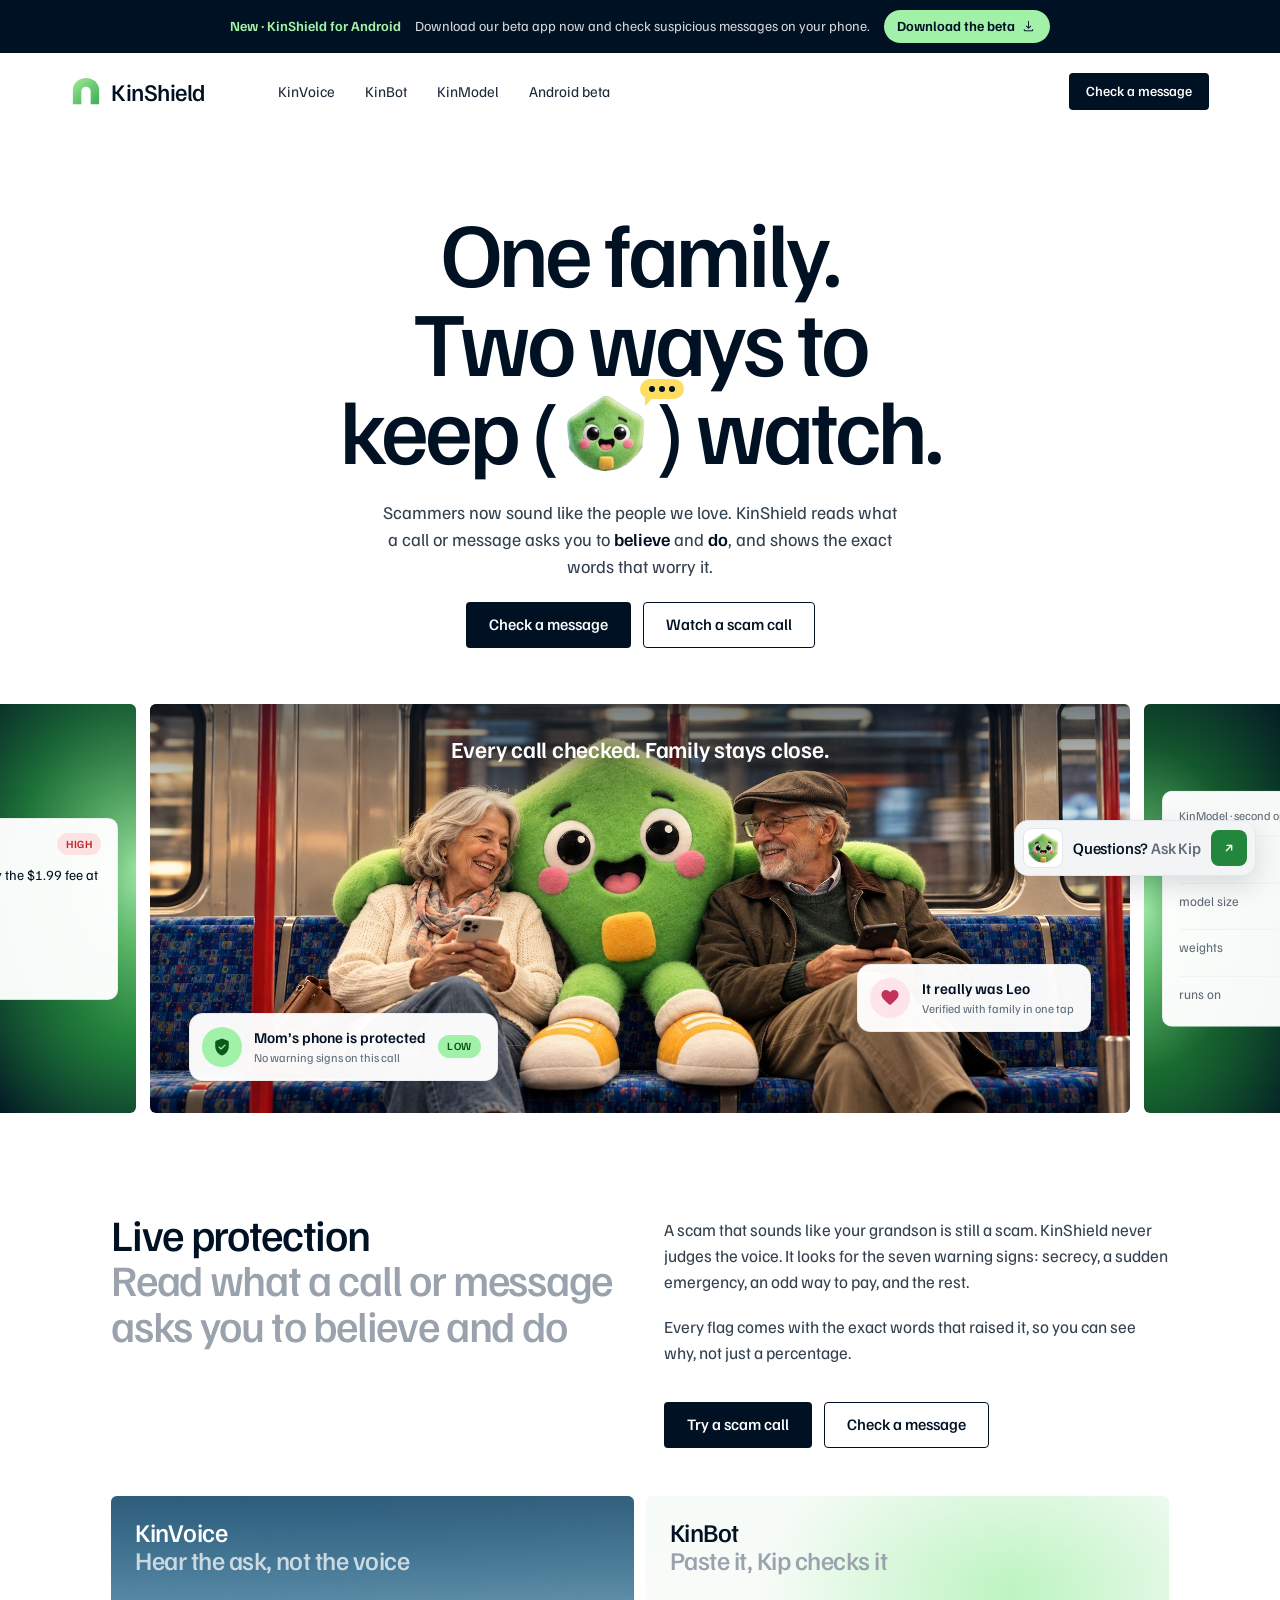
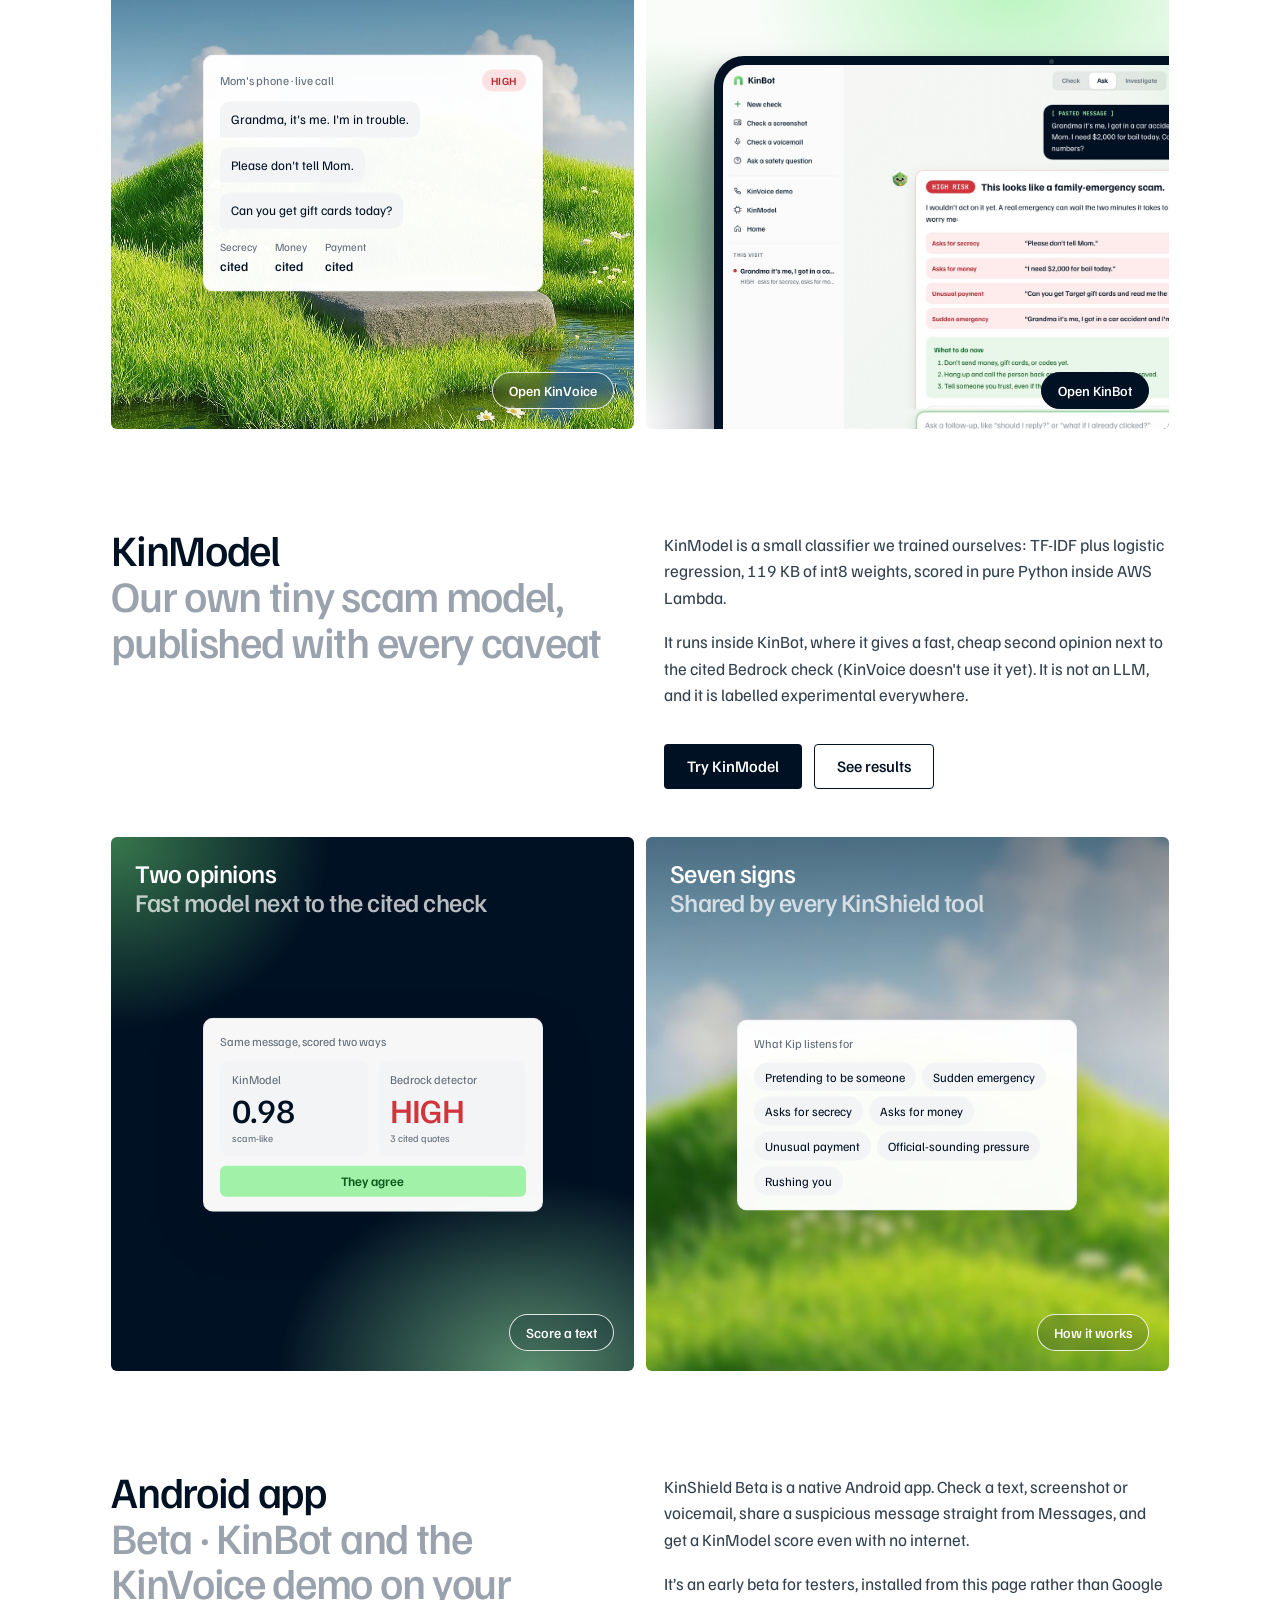
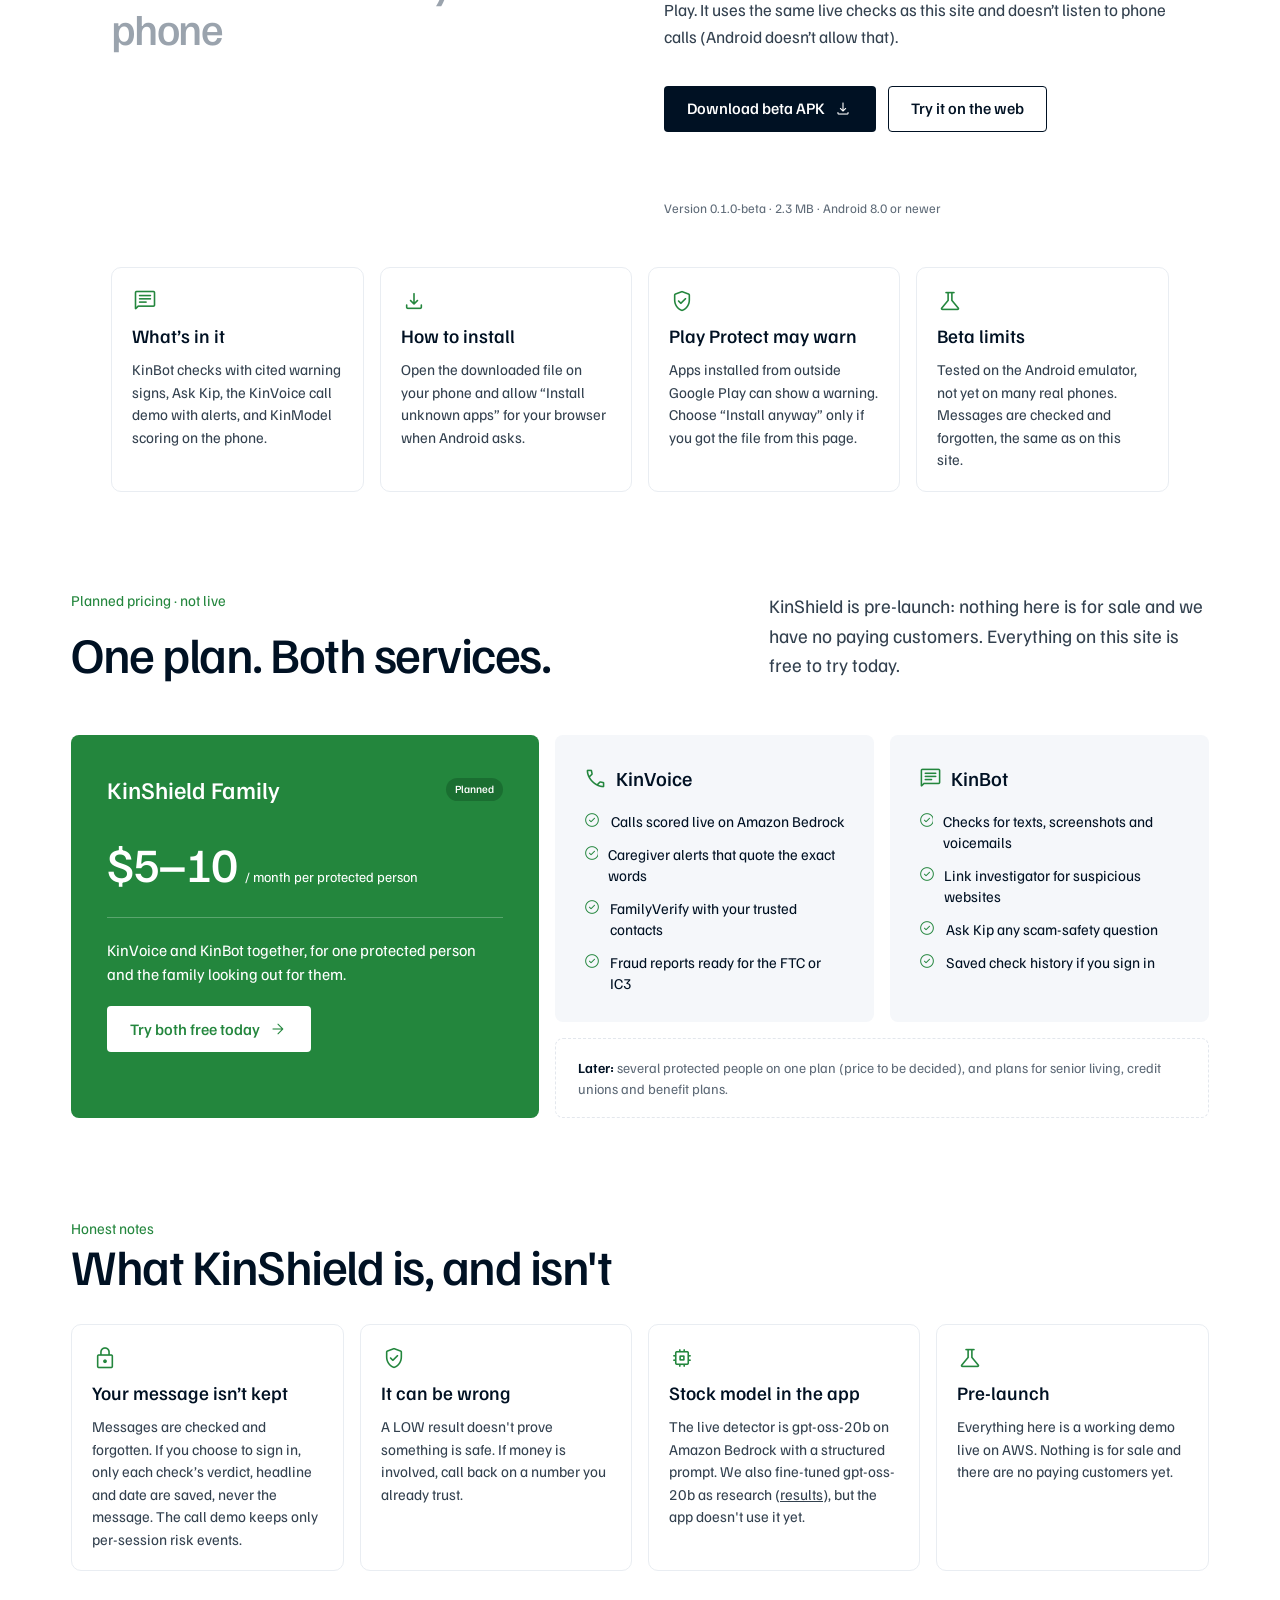
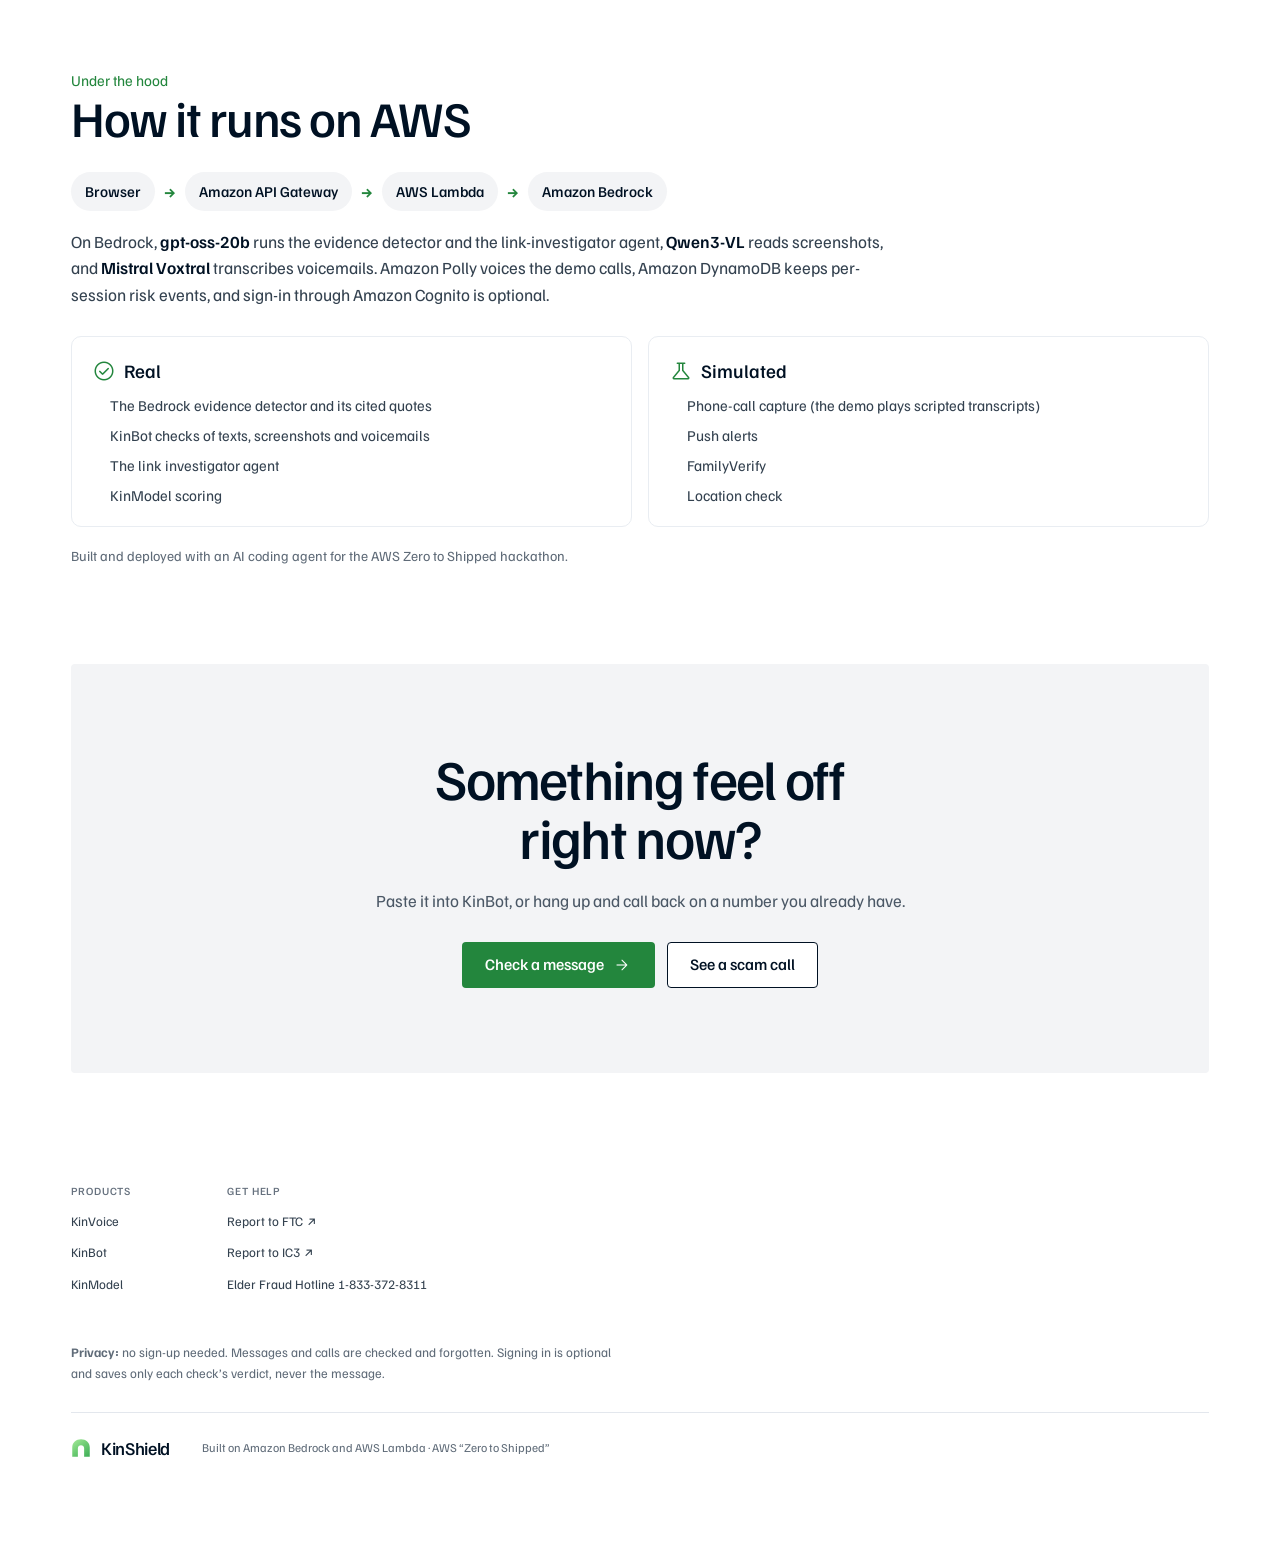
<file: web/src/index.html>
<!DOCTYPE html>
<html lang="en">
<head>
<meta charset="utf-8" />
<meta name="viewport" content="width=device-width, initial-scale=1" />
<title>KinShield — scam protection for families</title>
<meta name="description" content="KinShield helps families catch scams that sound like someone they love. KinVoice watches a call, KinBot checks a message, and KinModel is our own tiny scam-text model. Live on AWS, no sign-up." />

<link rel="icon" type="image/svg+xml" href="img/logo-mark.svg" />

<meta property="og:type" content="website" />
<meta property="og:title" content="KinShield — scam protection for families" />
<meta property="og:description" content="KinVoice watches a call, KinBot checks a message, KinModel gives a fast second opinion. All three look for the same seven scam signs." />
<meta property="og:site_name" content="KinShield" />
<meta name="twitter:card" content="summary" />
<meta name="theme-color" content="#5EBE6A" />

<link rel="preconnect" href="https://fonts.googleapis.com" />
<link rel="preconnect" href="https://fonts.gstatic.com" crossorigin />
<link rel="stylesheet" href="https://fonts.googleapis.com/css2?family=Familjen+Grotesk:wght@400;500;600;700&display=swap" />
<link rel="stylesheet" href="https://fonts.googleapis.com/css2?family=Material+Symbols+Rounded:opsz,wght,FILL,GRAD@24,300,0,0&icon_names=arrow_forward,call,chat,check_circle,code,download,favorite,lock,memory,science,verified_user&display=block" />
<link rel="stylesheet" href="styles.css?v=20261003-5" />
<link rel="stylesheet" href="chat.css?v=20261003-4" />
<link rel="stylesheet" href="hub.css?v=20261002-2" />
<link rel="stylesheet" href="home.css?v=20261003-5" />
</head>
<body>
<a class="skip-link" href="#products">Skip to the products</a>

<aside class="android-announcement" aria-label="Android beta announcement">
  <div class="wrap android-announcement-inner">
    <span class="android-announcement-kicker">New · KinShield for Android</span>
    <span class="android-announcement-copy">Download our beta app now and check suspicious messages on your phone.</span>
    <a class="android-announcement-link" href="https://kinshield.site/downloads/kinshield-beta-0.1.0.apk" download>Download the beta <span class="ms" aria-hidden="true">download</span></a>
  </div>
</aside>

<header class="nav">
  <div class="wrap nav-inner">
    <a class="brand" href="./" aria-label="KinShield home" aria-current="page">
      <span class="brand-mark" aria-hidden="true"></span>
      <span class="brand-name">KinShield</span>
    </a>
    <nav class="nav-links" aria-label="Primary">
      <a href="kinvoice.html">KinVoice</a>
      <a href="kinbot.html">KinBot</a>
      <a href="kinmodel.html">KinModel</a>
      <a href="#android">Android beta</a>
    </nav>
    <div class="nav-actions">
      <a class="btn btn-dark btn-sm" href="kinbot-chat.html">Check a message</a>
    </div>
  </div>
</header>

<main id="main">
  <!-- ================= HERO ================= -->
  <section class="h2-hero" aria-labelledby="hero-title">
    <div class="wrap h2-hero-copy">
      <h1 id="hero-title" class="h2-kip-title"><span class="sr-only">One family. Two ways to keep watch.</span><span aria-hidden="true">One family.<br />Two ways to<br />keep <span class="hk-paren">(</span><span class="hk-kip"><img src="img/mascot-face.png?v=20261002-20" alt="" width="256" height="256" /><span class="hk-bubble"><i></i><i></i><i></i></span></span><span class="hk-paren">)</span> watch.</span></h1>
      <p>Scammers now sound like the people we love. KinShield reads what a call or message asks you to <strong>believe</strong> and <strong>do</strong>, and shows the exact words that worry it.</p>
      <div class="btn-row center">
        <a class="btn btn-dark" href="kinbot-chat.html">Check a message</a>
        <a class="btn btn-outline" href="kinvoice.html#demo">Watch a scam call</a>
      </div>
    </div>

    <!-- card strip: wide centre card, both neighbours bleed off the edges -->
    <div class="h2-strip" aria-label="Product previews">
      <a class="h2-card h2-side h2-left" href="kinbot-chat.html" aria-label="Open KinBot">
        <div class="dk dk-verdict">
          <div class="dk-k"><span>KinBot · you pasted a text</span><span class="risk-pill risk-high">HIGH</span></div>
          <q>Your package is held. Pay the $1.99 fee at usps-redelivery.top</q>
          <ul class="dk-signs"><li><i class="r"></i>Unusual payment</li><li><i class="r"></i>Rushing you</li><li><i class="a"></i>Look-alike link</li></ul>
        </div>
      </a>

      <a class="h2-card h2-main" href="kinvoice.html#demo">
        <span class="h2-main-title">Every call checked. Family stays close.</span>
        <div class="dk dk-good dk-good-a" aria-hidden="true">
          <span class="dk-tick"><span class="ms">verified_user</span></span>
          <div><b>Mom’s phone is protected</b><span>No warning signs on this call</span></div>
          <span class="risk-pill risk-low">LOW</span>
        </div>
        <div class="dk dk-good dk-good-b" aria-hidden="true">
          <span class="dk-tick"><span class="ms">favorite</span></span>
          <div><b>It really was Leo</b><span>Verified with family in one tap</span></div>
        </div>
      </a>

      <a class="h2-card h2-side h2-right" href="kinmodel.html#try" aria-label="Try KinModel">
        <div class="dk dk-list">
          <div class="dk-k"><span>KinModel · second opinion</span><span class="chip chip-amber">Experimental</span></div>
          <div class="dk-li"><span>scam-like</span><b>0.98</b></div>
          <div class="dk-li"><span>model size</span><b>119 KB</b></div>
          <div class="dk-li"><span>weights</span><b>int8</b></div>
          <div class="dk-li"><span>runs on</span><b>Lambda, no GPU</b></div>
        </div>
      </a>
    </div>
  </section>

  <!-- ================= LIVE PROTECTION ================= -->
  <section class="section" id="products" aria-labelledby="products-title">
    <div class="wrap h2-wrap">
      <div class="h2-split">
        <h2 id="products-title">Live protection<span>Read what a call or message asks you to believe and do</span></h2>
        <div class="h2-split-copy">
          <p>A scam that sounds like your grandson is still a scam. KinShield never judges the voice. It looks for the seven warning signs: secrecy, a sudden emergency, an odd way to pay, and the rest.</p>
          <p>Every flag comes with the exact words that raised it, so you can see why, not just a percentage.</p>
          <div class="btn-row">
            <a class="btn btn-dark" href="kinvoice.html#demo">Try a scam call</a>
            <a class="btn btn-outline" href="kinbot-chat.html">Check a message</a>
          </div>
        </div>
      </div>

      <div class="h2-pair">
        <article class="h2-tile t-meadow" aria-labelledby="p-voice">
          <h3 id="p-voice">KinVoice<span>Hear the ask, not the voice</span></h3>
          <div class="dk dk-call" aria-hidden="true">
            <div class="dk-k"><span>Mom's phone · live call</span><span class="risk-pill risk-high">HIGH</span></div>
            <div class="dk-bub them">Grandma, it's me. I'm in trouble.</div>
            <div class="dk-bub them">Please don't tell Mom.</div>
            <div class="dk-bub them">Can you get gift cards today?</div>
            <div class="dk-row"><span>Secrecy<b>cited</b></span><span>Money<b>cited</b></span><span>Payment<b>cited</b></span></div>
          </div>
          <a class="h2-more" href="kinvoice.html">Open KinVoice</a>
        </article>

        <article class="h2-tile t-device" aria-labelledby="p-bot">
          <h3 id="p-bot">KinBot<span>Paste it, Kip checks it</span></h3>
          <div class="dv" aria-hidden="true">
            <div class="dv-screen"><img src="img/kinbot-app-shot.jpg?v=20261002-1" alt="" width="1600" height="1025" loading="lazy" /></div>
          </div>
          <a class="h2-more h2-more-dark" href="kinbot-chat.html">Open KinBot</a>
        </article>
      </div>
    </div>
  </section>

  <!-- ================= KINMODEL ================= -->
  <section class="section" id="fit" aria-labelledby="fit-title">
    <div class="wrap h2-wrap">
      <div class="h2-split">
        <h2 id="fit-title">KinModel<span>Our own tiny scam model, published with every caveat</span></h2>
        <div class="h2-split-copy">
          <p>KinModel is a small classifier we trained ourselves: TF-IDF plus logistic regression, 119 KB of int8 weights, scored in pure Python inside AWS Lambda.</p>
          <p>It runs inside KinBot, where it gives a fast, cheap second opinion next to the cited Bedrock check (KinVoice doesn't use it yet). It is not an LLM, and it is labelled experimental everywhere.</p>
          <div class="btn-row">
            <a class="btn btn-dark" href="kinmodel.html#try">Try KinModel</a>
            <a class="btn btn-outline" href="kinmodel.html#results">See results</a>
          </div>
        </div>
      </div>

      <div class="h2-pair">
        <article class="h2-tile t-ink" aria-labelledby="p-model">
          <h3 id="p-model">Two opinions<span>Fast model next to the cited check</span></h3>
          <div class="dk dk-compare" aria-hidden="true">
            <div class="dk-k"><span>Same message, scored two ways</span></div>
            <div class="dk-col"><span>KinModel</span><b>0.98</b><small>scam-like</small></div>
            <div class="dk-col"><span>Bedrock detector</span><b class="red">HIGH</b><small>3 cited quotes</small></div>
            <div class="dk-agree">They agree</div>
          </div>
          <a class="h2-more" href="kinmodel.html#try">Score a text</a>
        </article>

        <article class="h2-tile t-meadow2" aria-labelledby="p-signs">
          <h3 id="p-signs">Seven signs<span>Shared by every KinShield tool</span></h3>
          <div class="dk dk-chips" aria-hidden="true">
            <div class="dk-k"><span>What Kip listens for</span></div>
            <ul><li>Pretending to be someone</li><li>Sudden emergency</li><li>Asks for secrecy</li><li>Asks for money</li><li>Unusual payment</li><li>Official-sounding pressure</li><li>Rushing you</li></ul>
          </div>
          <a class="h2-more" href="kinbot.html">How it works</a>
        </article>
      </div>
    </div>
  </section>

  <!-- ================= ANDROID BETA ================= -->
  <section class="section" id="android" aria-labelledby="android-title">
    <div class="wrap h2-wrap">
      <div class="h2-split">
        <h2 id="android-title">Android app<span>Beta · KinBot and the KinVoice demo on your phone</span></h2>
        <div class="h2-split-copy">
          <p>KinShield Beta is a native Android app. Check a text, screenshot or voicemail, share a suspicious message straight from Messages, and get a KinModel score even with no internet.</p>
          <p>It’s an early beta for testers, installed from this page rather than Google Play. It uses the same live checks as this site and doesn’t listen to phone calls (Android doesn’t allow that).</p>
          <div class="btn-row">
            <a class="btn btn-dark" href="https://kinshield.site/downloads/kinshield-beta-0.1.0.apk" download>Download beta APK <span class="ms" aria-hidden="true">download</span></a>
            <a class="btn btn-outline" href="kinbot-chat.html">Try it on the web</a>
          </div>
          <p class="foot-privacy">Version 0.1.0-beta · 2.3 MB · Android 8.0 or newer</p>
        </div>
      </div>

      <div class="honest">
        <article class="card"><span class="ms" aria-hidden="true">chat</span><h3>What’s in it</h3><p>KinBot checks with cited warning signs, Ask Kip, the KinVoice call demo with alerts, and KinModel scoring on the phone.</p></article>
        <article class="card"><span class="ms" aria-hidden="true">download</span><h3>How to install</h3><p>Open the downloaded file on your phone and allow “Install unknown apps” for your browser when Android asks.</p></article>
        <article class="card"><span class="ms" aria-hidden="true">verified_user</span><h3>Play Protect may warn</h3><p>Apps installed from outside Google Play can show a warning. Choose “Install anyway” only if you got the file from this page.</p></article>
        <article class="card"><span class="ms" aria-hidden="true">science</span><h3>Beta limits</h3><p>Tested on the Android emulator, not yet on many real phones. Messages are checked and forgotten, the same as on this site.</p></article>
      </div>
    </div>
  </section>

  <!-- ================= PRICING (one plan for KinVoice + KinBot) ================= -->
  <section class="section" id="pricing" aria-labelledby="pricing-title">
    <div class="wrap">
      <div class="split-head">
        <div>
          <span class="eyebrow">Planned pricing · not live</span>
          <h2 id="pricing-title">One plan. Both services.</h2>
        </div>
        <p>KinShield is pre-launch: nothing here is for sale and we have no paying customers. Everything on this site is free to try today.</p>
      </div>
      <div class="price-one">
        <div class="plan plan-featured price-main">
          <div class="plan-top"><h3>KinShield Family</h3><span class="plan-tag">Planned</span></div>
          <div class="plan-price">$5–10<span>/ month per protected person</span></div>
          <p>KinVoice and KinBot together, for one protected person and the family looking out for them.</p>
          <a class="btn price-cta" href="kinbot-chat.html">Try both free today <span class="ms" aria-hidden="true">arrow_forward</span></a>
        </div>
        <div class="price-incl">
          <div class="price-col">
            <h3><span class="ms" aria-hidden="true">call</span>KinVoice</h3>
            <ul>
              <li><span class="ms" aria-hidden="true">check_circle</span>Calls scored live on Amazon Bedrock</li>
              <li><span class="ms" aria-hidden="true">check_circle</span>Caregiver alerts that quote the exact words</li>
              <li><span class="ms" aria-hidden="true">check_circle</span>FamilyVerify with your trusted contacts</li>
              <li><span class="ms" aria-hidden="true">check_circle</span>Fraud reports ready for the FTC or IC3</li>
            </ul>
          </div>
          <div class="price-col">
            <h3><span class="ms" aria-hidden="true">chat</span>KinBot</h3>
            <ul>
              <li><span class="ms" aria-hidden="true">check_circle</span>Checks for texts, screenshots and voicemails</li>
              <li><span class="ms" aria-hidden="true">check_circle</span>Link investigator for suspicious websites</li>
              <li><span class="ms" aria-hidden="true">check_circle</span>Ask Kip any scam-safety question</li>
              <li><span class="ms" aria-hidden="true">check_circle</span>Saved check history if you sign in</li>
            </ul>
          </div>
          <p class="price-later"><b>Later:</b> several protected people on one plan (price to be decided), and plans for senior living, credit unions and benefit plans.</p>
        </div>
      </div>
    </div>
  </section>

  <!-- ================= HONEST NOTES ================= -->
  <section class="section" id="honest" aria-labelledby="honest-title">
    <div class="wrap">
      <span class="eyebrow">Honest notes</span>
      <h2 id="honest-title">What KinShield is, and isn't</h2>
      <div class="honest">
        <article class="card"><span class="ms" aria-hidden="true">lock</span><h3>Your message isn’t kept</h3><p>Messages are checked and forgotten. If you choose to sign in, only each check’s verdict, headline and date are saved, never the message. The call demo keeps only per-session risk events.</p></article>
        <article class="card"><span class="ms" aria-hidden="true">verified_user</span><h3>It can be wrong</h3><p>A LOW result doesn't prove something is safe. If money is involved, call back on a number you already trust.</p></article>
        <article class="card"><span class="ms" aria-hidden="true">memory</span><h3>Stock model in the app</h3><p>The live detector is gpt-oss-20b on Amazon Bedrock with a structured prompt. We also fine-tuned gpt-oss-20b as research (<a href="kinmodel.html#finetune">results</a>), but the app doesn't use it yet.</p></article>
        <article class="card"><span class="ms" aria-hidden="true">science</span><h3>Pre-launch</h3><p>Everything here is a working demo live on AWS. Nothing is for sale and there are no paying customers yet.</p></article>
      </div>
    </div>
  </section>

  <!-- ================= UNDER THE HOOD ================= -->
  <section class="section" id="under-the-hood" aria-labelledby="uh-title">
    <div class="wrap">
      <span class="eyebrow">Under the hood</span>
      <h2 id="uh-title">How it runs on AWS</h2>
      <ol class="uh-flow" aria-label="Request flow">
        <li>Browser</li>
        <li>Amazon API Gateway</li>
        <li>AWS Lambda</li>
        <li>Amazon Bedrock</li>
      </ol>
      <p class="uh-lede">On Bedrock, <strong>gpt-oss-20b</strong> runs the evidence detector and the link-investigator agent, <strong>Qwen3-VL</strong> reads screenshots, and <strong>Mistral Voxtral</strong> transcribes voicemails. Amazon Polly voices the demo calls, Amazon DynamoDB keeps per-session risk events, and sign-in through Amazon Cognito is optional.</p>
      <div class="uh-grid">
        <article class="card">
          <h3><span class="ms" aria-hidden="true">check_circle</span>Real</h3>
          <ul>
            <li>The Bedrock evidence detector and its cited quotes</li>
            <li>KinBot checks of texts, screenshots and voicemails</li>
            <li>The link investigator agent</li>
            <li>KinModel scoring</li>
          </ul>
        </article>
        <article class="card">
          <h3><span class="ms" aria-hidden="true">science</span>Simulated</h3>
          <ul>
            <li>Phone-call capture (the demo plays scripted transcripts)</li>
            <li>Push alerts</li>
            <li>FamilyVerify</li>
            <li>Location check</li>
          </ul>
        </article>
      </div>
      <p class="uh-note">Built and deployed with an AI coding agent for the AWS Zero to Shipped hackathon.</p>
    </div>
  </section>

  <!-- ================= CTA ================= -->
  <section class="section cta-wrap" aria-labelledby="cta-title">
    <div class="wrap">
      <div class="cta">
        <h2 id="cta-title">Something feel off<br />right now?</h2>
        <p>Paste it into KinBot, or hang up and call back on a number you already have.</p>
        <div class="btn-row center">
          <a class="btn btn-blue" href="kinbot-chat.html">Check a message <span class="ms" aria-hidden="true">arrow_forward</span></a>
          <a class="btn btn-outline" href="kinvoice.html#demo">See a scam call</a>
        </div>
      </div>
    </div>
  </section>
</main>

<footer class="footer">
  <div class="wrap">
    <div class="foot-cols">
      <div><h4>Products</h4><a href="kinvoice.html">KinVoice</a><a href="kinbot.html">KinBot</a><a href="kinmodel.html">KinModel</a></div>
      <div><h4>Get help</h4><a href="https://reportfraud.ftc.gov/" rel="noopener">Report to FTC ↗</a><a href="https://www.ic3.gov/" rel="noopener">Report to IC3 ↗</a><a href="tel:+18333728311">Elder Fraud Hotline 1-833-372-8311</a></div>
    </div>
    <p class="foot-privacy"><strong>Privacy:</strong> no sign-up needed. Messages and calls are checked and forgotten. Signing in is optional and saves only each check’s verdict, never the message.</p>
    <div class="foot-bar">
      <a class="brand" href="./"><span class="brand-mark sm" aria-hidden="true"></span><span class="brand-name">KinShield</span></a>
      <span>Built on Amazon Bedrock and AWS Lambda · AWS “Zero to Shipped”</span>
    </div>
  </div>
</footer>
<script src="config.js"></script>
<script src="chat.js?v=20261003-4"></script>
</body>
</html>
</file>
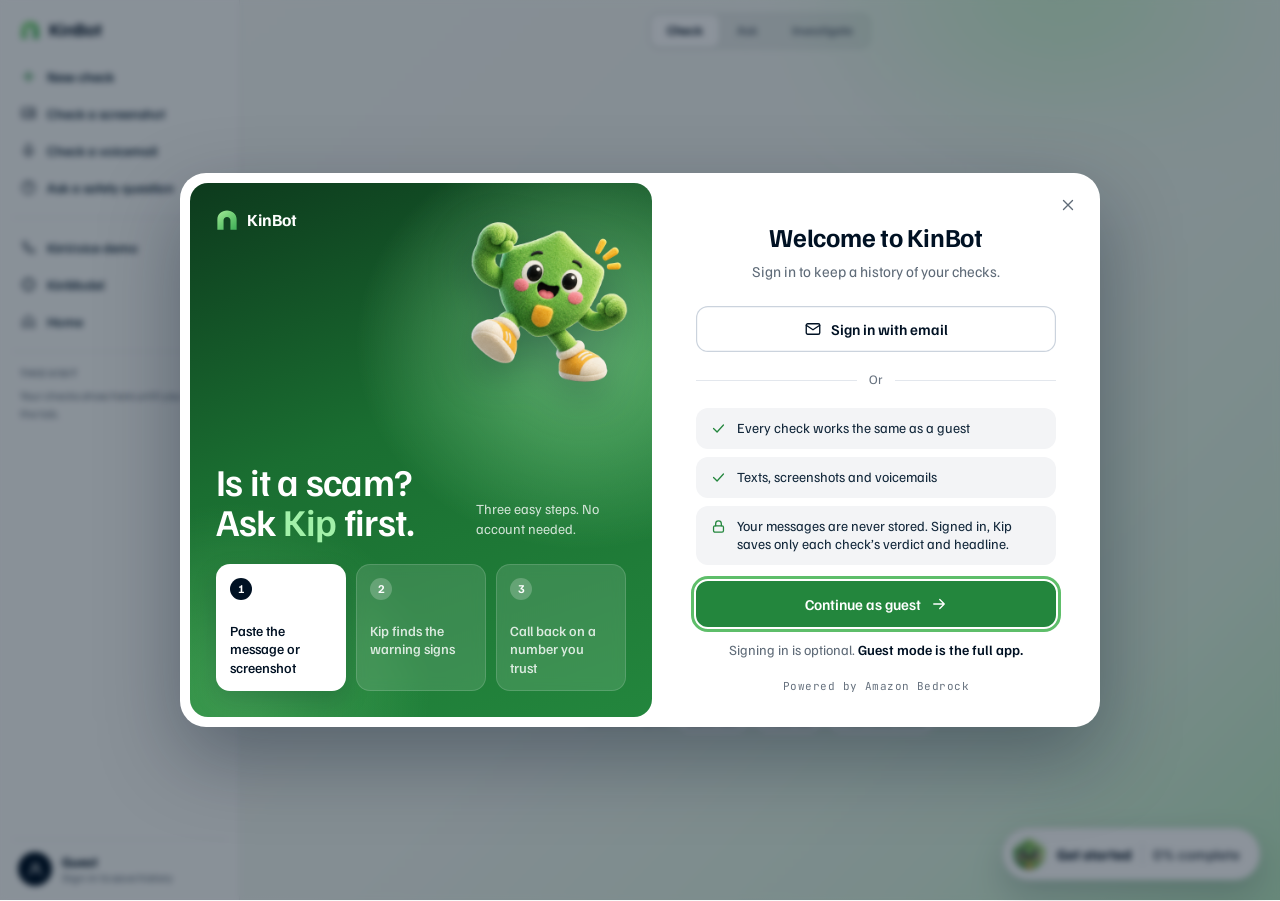
<file: web/src/kinbot-chat.html>
<!DOCTYPE html>
<html lang="en">
<head>
<meta charset="utf-8" />
<meta name="viewport" content="width=device-width, initial-scale=1, viewport-fit=cover" />
<title>KinBot — is this a scam? · KinShield</title>
<meta name="description" content="Paste a text or email, add a screenshot, or record a voicemail. Kip points to the exact words that look like a scam, checks the links, and tells you what to do next. Free, no sign-up, nothing stored." />
<link rel="icon" type="image/svg+xml" href="img/logo-mark.svg" />
<meta name="theme-color" content="#F6F7F5" />
<link rel="preconnect" href="https://fonts.googleapis.com" />
<link rel="preconnect" href="https://fonts.gstatic.com" crossorigin />
<link rel="stylesheet" href="https://fonts.googleapis.com/css2?family=Familjen+Grotesk:wght@400;500;600;700&family=JetBrains+Mono:wght@500;700&display=swap" />
<link rel="stylesheet" href="kinbot-app.css?v=20261003-2" />
<link rel="stylesheet" href="guide.css?v=20261003-1" />
</head>
<body>
<a class="kb-skip" href="#kb-input">Skip to the message box</a>

<div class="kb-shell">
  <!-- Light sidebar (drawer on phones) -->
  <aside class="kb-side" id="kb-side" aria-label="KinBot menu">
    <div class="kb-side-head">
      <a class="kb-brand" href="kinbot.html" aria-label="About KinBot">
        <span class="kb-mark" aria-hidden="true"></span><span>KinBot</span>
      </a>
      <button class="kb-icon kb-side-close" type="button" id="kb-side-close" aria-label="Close menu">
        <svg viewBox="0 0 24 24" aria-hidden="true"><path d="M6 6l12 12M18 6L6 18" /></svg>
      </button>
    </div>

    <nav class="kb-nav-group" aria-label="Start">
      <button class="kb-nav kb-nav-new" type="button" id="kb-new">
        <svg viewBox="0 0 24 24" aria-hidden="true"><path d="M12 5v14M5 12h14" /></svg>New check
      </button>
      <button class="kb-nav" type="button" id="kb-side-shot">
        <svg viewBox="0 0 24 24" aria-hidden="true"><rect x="3" y="4" width="18" height="14" rx="2" /><path d="M3 15l5-5 4 4 3-3 6 6" /><circle cx="16" cy="8.5" r="1.4" /></svg>Check a screenshot
      </button>
      <button class="kb-nav" type="button" id="kb-side-voice">
        <svg viewBox="0 0 24 24" aria-hidden="true"><rect x="9" y="3" width="6" height="11" rx="3" /><path d="M5 11a7 7 0 0 0 14 0M12 18v3" /></svg>Check a voicemail
      </button>
      <button class="kb-nav" type="button" id="kb-side-ask">
        <svg viewBox="0 0 24 24" aria-hidden="true"><circle cx="12" cy="12" r="9" /><path d="M9.5 9.5a2.5 2.5 0 1 1 3.5 2.3c-.6.3-1 .8-1 1.5v.4M12 17h.01" /></svg>Ask a safety question
      </button>
    </nav>
    <hr class="kb-hr" />
    <nav class="kb-nav-group" aria-label="KinShield">
      <a class="kb-nav" href="kinvoice-app.html">
        <svg viewBox="0 0 24 24" aria-hidden="true"><path d="M5 4h4l2 5-2.5 1.5a11 11 0 0 0 5 5L15 13l5 2v4a1 1 0 0 1-1 1A16 16 0 0 1 4 5a1 1 0 0 1 1-1z" /></svg>KinVoice demo
      </a>
      <a class="kb-nav" href="kinmodel.html">
        <svg viewBox="0 0 24 24" aria-hidden="true"><rect x="6" y="6" width="12" height="12" rx="2" /><path d="M9 2v4M15 2v4M9 18v4M15 18v4M2 9h4M2 15h4M18 9h4M18 15h4" /></svg>KinModel
      </a>
      <a class="kb-nav" href="./">
        <svg viewBox="0 0 24 24" aria-hidden="true"><path d="M4 11l8-7 8 7v8a1 1 0 0 1-1 1h-4v-6H9v6H5a1 1 0 0 1-1-1z" /></svg>Home
      </a>
    </nav>
    <hr class="kb-hr" />
    <p class="kb-sec" id="hist-label">This visit</p>
    <div class="kb-history" id="kb-history" role="list" aria-labelledby="hist-label">
      <p class="kb-history-empty" id="kb-history-empty">Your checks show here until you close the tab.</p>
    </div>

    <button class="kb-guest" type="button" id="kb-signin-open" aria-haspopup="dialog">
      <span class="kb-guest-av" id="kb-guest-av" aria-hidden="true"></span>
      <span class="kb-guest-txt"><b id="kb-guest-name">Guest</b><small id="kb-guest-sub">Sign in to save history</small></span>
    </button>
  </aside>
  <div class="kb-scrim" id="kb-scrim" hidden></div>

  <!-- Main -->
  <main class="kb-main" id="main">
    <header class="kb-top">
      <button class="kb-icon kb-menu" type="button" id="kb-menu" aria-label="Open menu" aria-controls="kb-side" aria-expanded="false">
        <svg viewBox="0 0 24 24" aria-hidden="true"><path d="M4 7h16M4 12h16M4 17h16" /></svg>
      </button>
      <div class="kb-tabs" role="tablist" aria-label="What should Kip do?">
        <button type="button" role="tab" class="kb-tab" data-mode="check" id="tab-check" aria-selected="true">Check</button>
        <button type="button" role="tab" class="kb-tab" data-mode="ask" id="tab-ask" aria-selected="false">Ask</button>
        <button type="button" role="tab" class="kb-tab" data-mode="investigate" id="tab-investigate" aria-selected="false">Investigate</button>
      </div>
      <button class="kb-icon kb-top-new" type="button" id="kb-top-new" aria-label="New check">
        <svg viewBox="0 0 24 24" aria-hidden="true"><path d="M12 5v14M5 12h14" /></svg>
      </button>
    </header>

    <div class="kb-log" id="kb-log" aria-live="polite" aria-relevant="additions">
      <div class="kb-empty" id="kb-empty">
        <p class="kb-pill"><i aria-hidden="true"></i>gpt-oss-20b on Amazon Bedrock <span aria-hidden="true">·</span> <b>Not stored</b></p>
        <h1><img src="img/mascot-face.png?v=20261002-20" alt="" width="64" height="64" />Is it a scam? Ask Kip first.</h1>
        <div class="kb-dock-slot" id="kb-dock-home"></div>
        <p class="kb-qs-label">Try an example</p>
        <div class="kb-cards" id="kb-cards"></div>
        <p class="kb-more" id="kb-more"><span>More examples:</span></p>
      </div>
    </div>

    <div class="kb-dock-slot kb-dock-bottom" id="kb-dock-bottom">
      <form class="kb-dock" id="kb-form">
        <div class="kb-composer" id="kb-composer">
          <div class="kb-attach-row" id="kb-attach-row" hidden></div>
          <label class="kb-sr" for="kb-input" id="kb-input-label">Message to check</label>
          <textarea id="kb-input" rows="1" maxlength="2000" placeholder="Paste a text, email or voicemail — or add a screenshot"></textarea>
          <div class="kb-tools">
            <button class="kb-tool" type="button" id="kb-add-shot" aria-label="Add a screenshot" title="Add a screenshot">
              <svg viewBox="0 0 24 24" aria-hidden="true"><path d="M12 5v14M5 12h14" /></svg>
            </button>
            <button class="kb-tool" type="button" id="kb-add-file" aria-label="Attach a screenshot or voicemail file" title="Attach a screenshot or voicemail file">
              <svg viewBox="0 0 24 24" aria-hidden="true"><path d="M20 11.5l-8 8a5 5 0 0 1-7-7l8.5-8.5a3.3 3.3 0 0 1 4.7 4.7L9.7 17.2a1.7 1.7 0 0 1-2.4-2.4L15 7" /></svg>
            </button>
            <button class="kb-tool" type="button" id="kb-add-link" aria-label="Check a link" title="Check a link">
              <svg viewBox="0 0 24 24" aria-hidden="true"><circle cx="12" cy="12" r="9" /><path d="M3 12h18M12 3c3 3.5 3 14.5 0 18M12 3c-3 3.5-3 14.5 0 18" /></svg>
            </button>
            <button class="kb-tool" type="button" id="kb-mic" aria-label="Record a voicemail or what the caller said" title="Record a voicemail" aria-pressed="false">
              <svg viewBox="0 0 24 24" aria-hidden="true"><rect x="9" y="3" width="6" height="11" rx="3" /><path d="M5 11a7 7 0 0 0 14 0M12 18v3" /></svg>
            </button>
            <span class="kb-rec" id="kb-rec" hidden><i></i><span id="kb-rec-time">0:00</span> · tap the mic to stop</span>
            <span class="kb-tools-gap"></span>
            <label class="kb-sr" for="kb-mode-select">Mode</label>
            <select class="kb-mode-select" id="kb-mode-select">
              <option value="check">Check mode</option>
              <option value="ask">Ask mode</option>
              <option value="investigate">Investigate mode</option>
            </select>
            <button class="kb-send" type="submit" id="kb-send" aria-label="Check it">
              <svg viewBox="0 0 24 24" aria-hidden="true"><path d="M12 19V5M6 11l6-6 6 6" /></svg>
            </button>
          </div>
          <input type="file" id="kb-file-img" accept="image/png,image/jpeg,image/webp,image/heic,image/*" hidden />
          <input type="file" id="kb-file-any" accept="image/*,audio/*,.m4a,.mp3,.wav,.ogg,.webm,.amr" hidden />
          <div class="kb-drop" id="kb-drop" aria-hidden="true">Drop a screenshot or voicemail</div>
        </div>
        <p class="kb-disclaimer">Kip is an AI demo and can be wrong. Remove names and account numbers first. If money is involved, call back on a number you already trust.</p>
      </form>
    </div>
  </main>
</div>

<!-- Welcome / sign-in popup. Sign-in is optional (Amazon Cognito); guests get every feature. -->
<div class="kb-auth" id="kb-auth" hidden>
  <div class="kb-auth-scrim" data-close></div>
  <div class="kb-auth-card" role="dialog" aria-modal="true" aria-labelledby="kb-auth-title">
    <div class="kb-auth-art" aria-hidden="true">
      <div class="kb-auth-brand"><span class="kb-auth-mark"></span>KinBot</div>
      <img class="kb-auth-kip" src="img/mascot-action.png?v=20261002-20" alt="" width="640" height="640" />
      <div class="kb-auth-head">
        <p class="kb-auth-big">Is it a scam?<br />Ask <span>Kip</span> first.</p>
        <p class="kb-auth-lede">Three easy steps. No account needed.</p>
      </div>
      <ol class="kb-auth-steps">
        <li class="on"><span>1</span>Paste the message or screenshot</li>
        <li><span>2</span>Kip finds the warning signs</li>
        <li><span>3</span>Call back on a number you trust</li>
      </ol>
    </div>
    <div class="kb-auth-form">
      <button class="kb-auth-x" type="button" data-close aria-label="Close">
        <svg viewBox="0 0 24 24" aria-hidden="true"><path d="M6 6l12 12M18 6L6 18" /></svg>
      </button>
      <h2 id="kb-auth-title">Welcome to KinBot</h2>
      <div id="kb-auth-signin">
      <p class="kb-auth-sub">Sign in to keep a history of your checks.</p>
      <div class="kb-auth-row">
        <button class="kb-auth-btn" type="button" data-provider="google" hidden>
          <svg class="kb-g" viewBox="0 0 24 24" aria-hidden="true"><path fill="#4285F4" stroke="none" d="M22.6 12.3c0-.8-.1-1.5-.2-2.3H12v4.3h5.9a5 5 0 0 1-2.2 3.3v2.8h3.6c2.1-1.9 3.3-4.8 3.3-8.1z"/><path fill="#34A853" stroke="none" d="M12 23c3 0 5.5-1 7.3-2.7l-3.6-2.8c-1 .7-2.3 1.1-3.7 1.1-2.9 0-5.3-1.9-6.2-4.6H2.1v2.9A11 11 0 0 0 12 23z"/><path fill="#FBBC05" stroke="none" d="M5.8 14c-.2-.7-.4-1.4-.4-2s.2-1.4.4-2V7.1H2.1A11 11 0 0 0 1 12c0 1.8.4 3.5 1.1 4.9z"/><path fill="#EA4335" stroke="none" d="M12 5.4c1.6 0 3.1.6 4.2 1.7l3.2-3.2A11 11 0 0 0 2.1 7.1L5.8 10c.9-2.7 3.3-4.6 6.2-4.6z"/></svg>
          Google
        </button>
        <button class="kb-auth-btn" type="button" data-provider="email">
          <svg viewBox="0 0 24 24" aria-hidden="true"><rect x="3" y="5" width="18" height="14" rx="2" /><path d="M3 7l9 6 9-6" /></svg>
          Sign in with email
        </button>
      </div>
      <div class="kb-auth-or"><span>Or</span></div>
      <ul class="kb-auth-perks">
        <li><svg viewBox="0 0 24 24" aria-hidden="true"><path d="M5 12l5 5 9-10" /></svg>Every check works the same as a guest</li>
        <li><svg viewBox="0 0 24 24" aria-hidden="true"><path d="M5 12l5 5 9-10" /></svg>Texts, screenshots and voicemails</li>
        <li><svg viewBox="0 0 24 24" aria-hidden="true"><rect x="5" y="11" width="14" height="9" rx="2" /><path d="M8 11V8a4 4 0 0 1 8 0v3" /></svg>Your messages are never stored. Signed in, Kip saves only each check’s verdict and headline.</li>
      </ul>
      <button class="kb-auth-btn kb-auth-guest" type="button" id="kb-auth-guest">
        Continue as guest
        <svg viewBox="0 0 24 24" aria-hidden="true"><path d="M5 12h14M13 6l6 6-6 6" /></svg>
      </button>
      <p class="kb-auth-note">Signing in is optional. <b>Guest mode is the full app.</b></p>
      </div>
      <div id="kb-auth-acct" hidden>
        <p class="kb-auth-sub">Signed in as <b id="kb-acct-email"></b></p>
        <ul class="kb-auth-perks">
          <li><svg viewBox="0 0 24 24" aria-hidden="true"><path d="M5 12l5 5 9-10" /></svg>Each check’s verdict, headline and date are saved for 90 days</li>
          <li><svg viewBox="0 0 24 24" aria-hidden="true"><rect x="5" y="11" width="14" height="9" rx="2" /><path d="M8 11V8a4 4 0 0 1 8 0v3" /></svg>The messages, screenshots and recordings themselves are never stored</li>
        </ul>
        <button class="kb-auth-btn kb-auth-guest" type="button" id="kb-acct-close">Back to KinBot</button>
        <div class="kb-auth-row kb-acct-row">
          <button class="kb-auth-btn" type="button" id="kb-acct-clear">Delete my history</button>
          <button class="kb-auth-btn" type="button" id="kb-acct-out">Sign out</button>
        </div>
      </div>
      <p class="kb-auth-soon" id="kb-auth-soon" role="status"></p>
      <p class="kb-auth-by">Powered by Amazon Bedrock</p>
    </div>
  </div>
</div>

<div class="kb-sr" role="status" id="kb-status"></div>
<script src="config.js"></script>
<script src="kinbot-app.js?v=20261003-2"></script>
<script src="guide.js?v=20261003-1"></script>
<script src="kinbot-guide.js?v=20261003-1"></script>
</body>
</html>
</file>
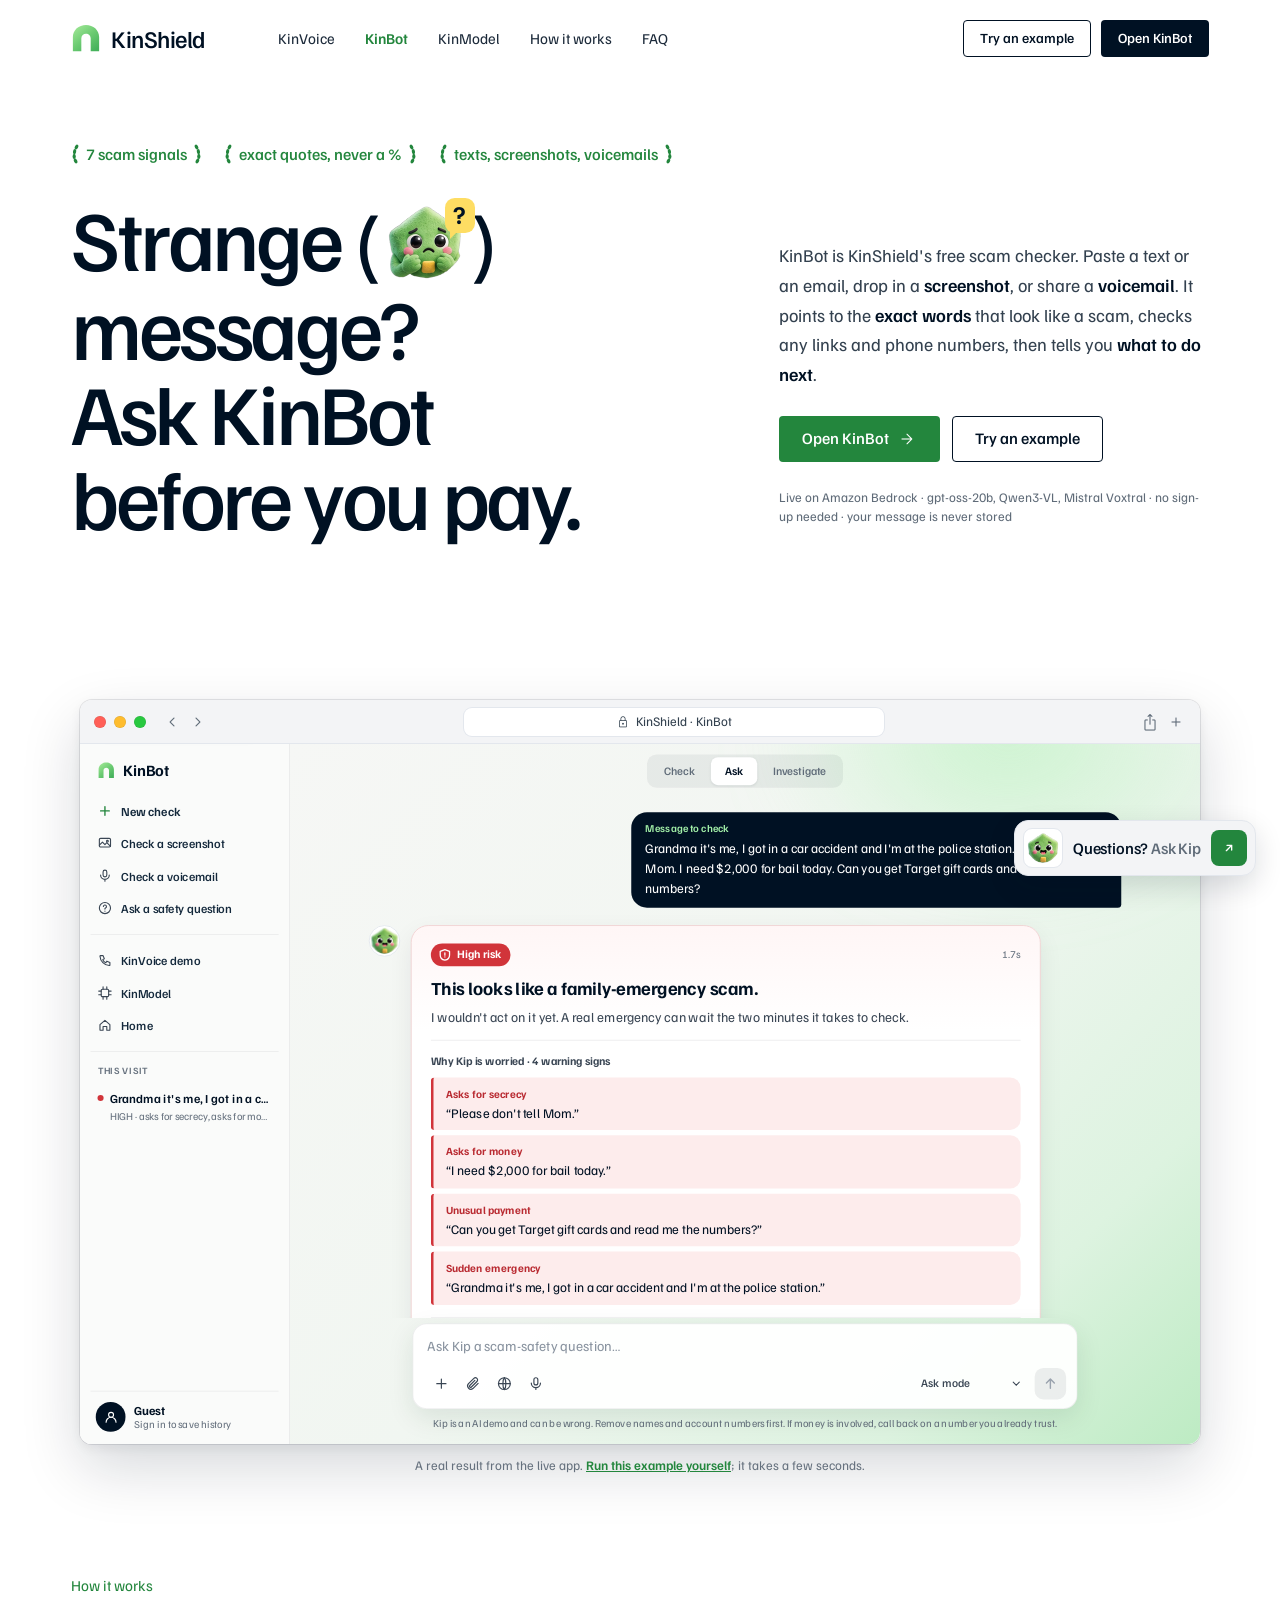
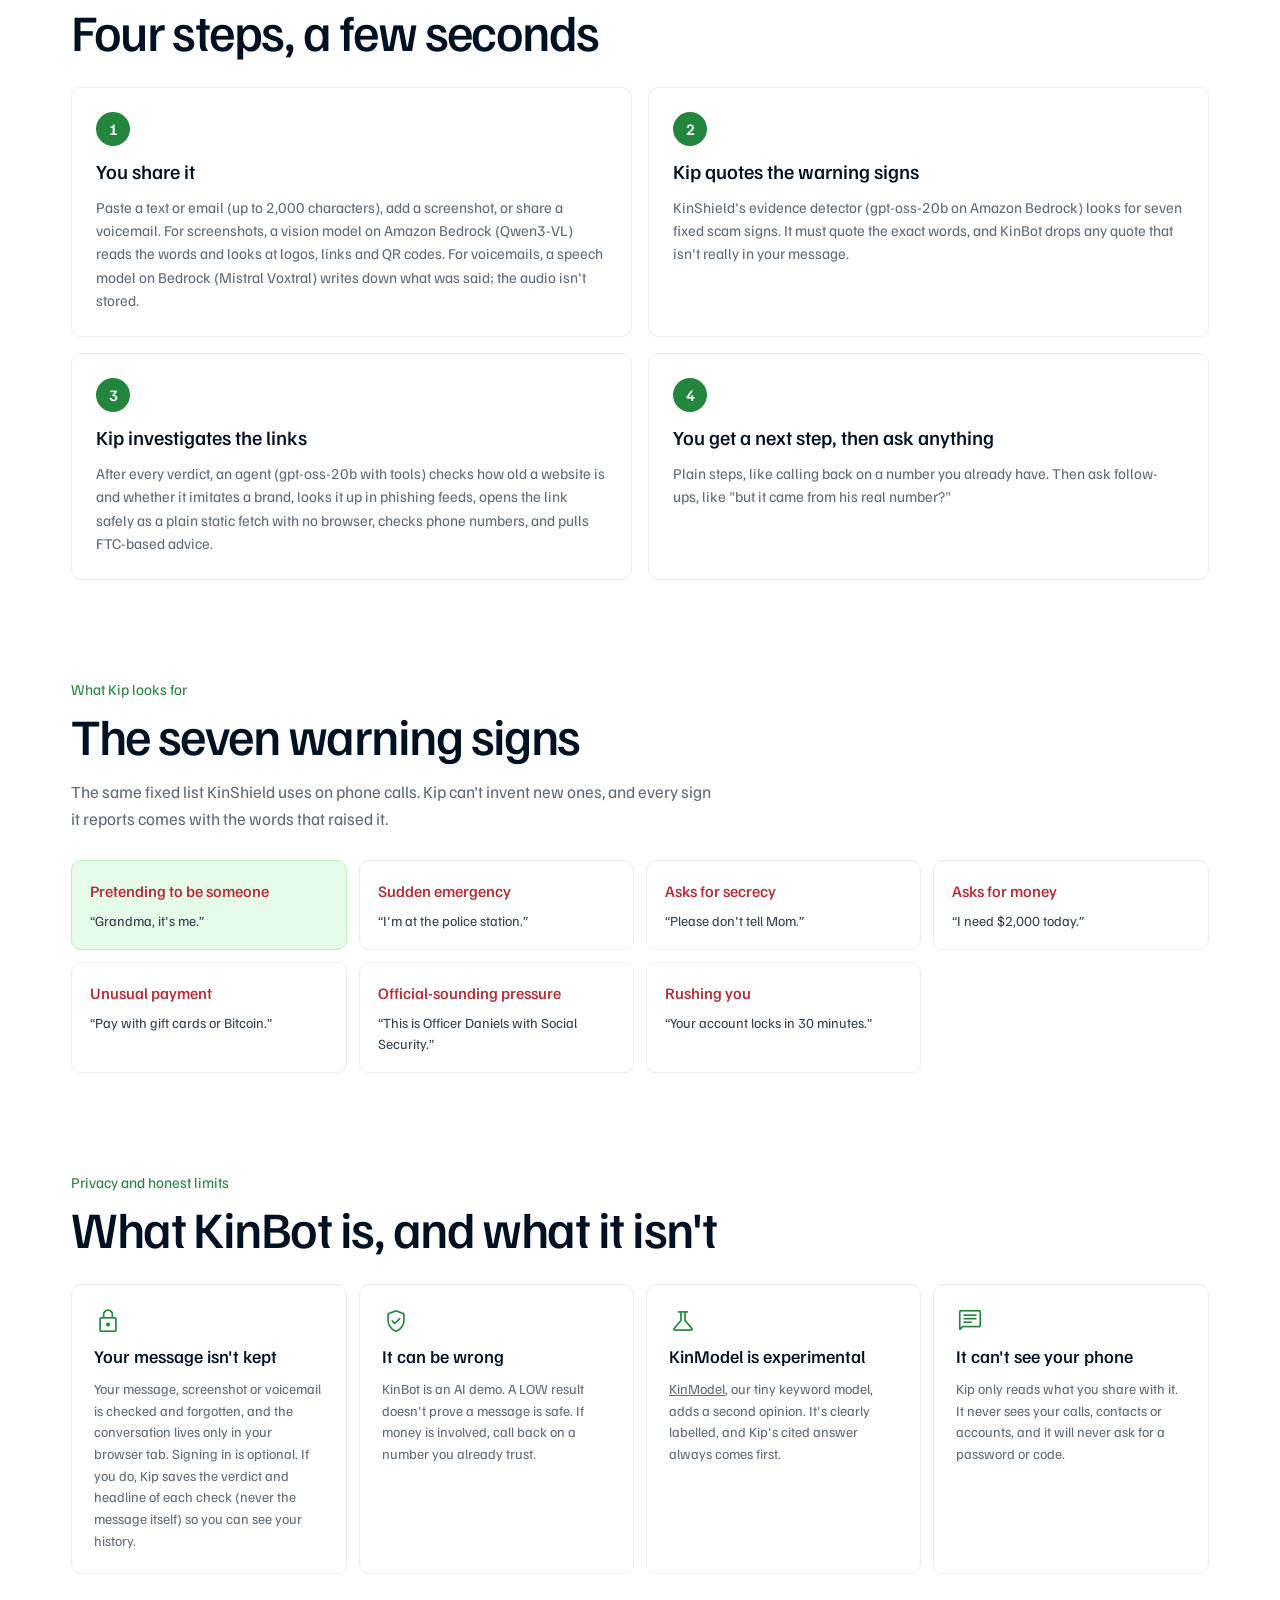
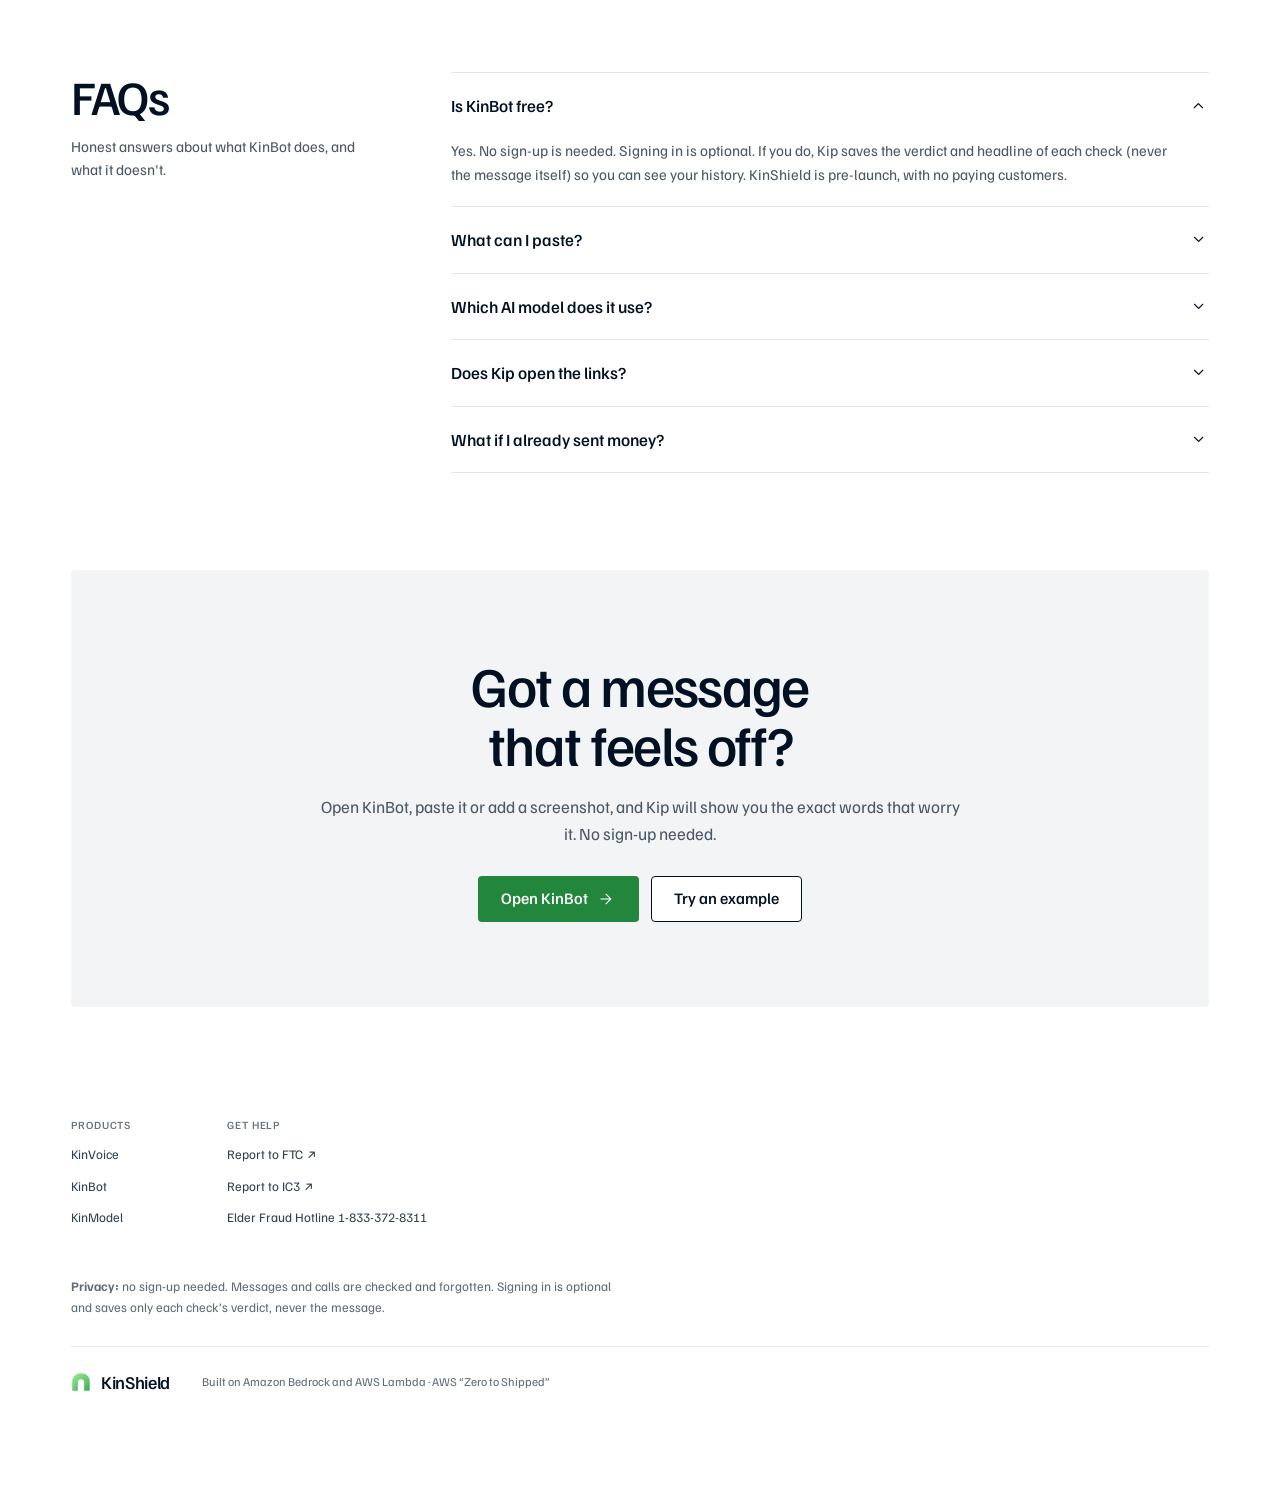
<file: web/src/kinbot.html>
<!DOCTYPE html>
<html lang="en">
<head>
<meta charset="utf-8" />
<meta name="viewport" content="width=device-width, initial-scale=1" />
<title>KinBot — ask Kip if it's a scam · KinShield</title>
<meta name="description" content="KinBot is KinShield's free scam checker. Paste a text, share a screenshot or a voicemail, and it points to the exact words that look like a scam, checks the links, and tells you what to do next. No sign-up needed." />
<link rel="icon" type="image/svg+xml" href="img/logo-mark.svg" />
<meta property="og:title" content="KinBot — ask Kip if it's a scam" />
<meta property="og:description" content="Paste a suspicious message. Kip shows the exact words that worry it, and what to do next." />
<meta name="theme-color" content="#5EBE6A" />
<link rel="preconnect" href="https://fonts.googleapis.com" />
<link rel="preconnect" href="https://fonts.gstatic.com" crossorigin />
<link rel="stylesheet" href="https://fonts.googleapis.com/css2?family=Familjen+Grotesk:wght@400;500;600;700&display=swap" />
<link rel="stylesheet" href="https://fonts.googleapis.com/css2?family=Material+Symbols+Rounded:opsz,wght,FILL,GRAD@24,300,0,0&icon_names=add,arrow_back,arrow_forward,chat,chevron_left,chevron_right,close,expand_more,fact_check,ios_share,lock,refresh,school,science,verified_user&display=block" />
<link rel="stylesheet" href="styles.css?v=20261003-5" />
<link rel="stylesheet" href="chat.css?v=20261003-4" />
<link rel="stylesheet" href="kinbot.css?v=20261003-2" />
</head>
<body>
<a class="skip-link" href="#main">Skip to content</a>

<header class="nav">
  <div class="wrap nav-inner">
    <a class="brand" href="./" aria-label="KinShield home">
      <span class="brand-mark" aria-hidden="true"></span>
      <span class="brand-name">KinShield</span>
    </a>
    <nav class="nav-links" aria-label="Primary">
      <a href="kinvoice.html">KinVoice</a>
      <a href="kinbot.html" aria-current="page" class="is-current">KinBot</a>
      <a href="kinmodel.html">KinModel</a>
      <a href="#how">How it works</a>
      <a href="#faq">FAQ</a>
    </nav>
    <div class="nav-actions">
      <a class="btn btn-outline btn-sm" href="kinbot-chat.html?example=0">Try an example</a>
      <a class="btn btn-dark btn-sm" href="kinbot-chat.html">Open KinBot</a>
    </div>
  </div>
</header>

<main id="main">
  <!-- ================= HERO ================= -->
  <section class="hero kb-hero" aria-labelledby="hero-title">
    <div class="wrap hero-intro">
      <div class="hero-copy">
        <ul class="laurels" aria-label="At a glance">
          <li>7 scam signals</li>
          <li>exact quotes, never a %</li>
          <li>texts, screenshots, voicemails</li>
        </ul>
        <h1 id="hero-title" class="kip-title"><span class="sr-only">Strange message? Ask KinBot before you pay.</span><span aria-hidden="true">Strange <span class="hk-paren">(</span><span class="hk-kip"><img src="img/kip-confused.png?v=20261002-20" alt="" width="320" height="320" /><span class="hk-mark">?</span></span><span class="hk-paren">)</span><br />message?<br />Ask KinBot<br />before you pay.</span></h1>
      </div>
      <div class="hero-pitch">
        <p>KinBot is KinShield's free scam checker. Paste a text or an email, drop in a <strong>screenshot</strong>, or share a <strong>voicemail</strong>. It points to the <strong>exact words</strong> that look like a scam, checks any links and phone numbers, then tells you <strong>what to do next</strong>.</p>
        <div class="btn-row">
          <a class="btn btn-blue" href="kinbot-chat.html">Open KinBot <span class="ms" aria-hidden="true">arrow_forward</span></a>
          <a class="btn btn-outline" href="kinbot-chat.html?example=0">Try an example</a>
        </div>
        <p class="fine">Live on Amazon Bedrock · gpt-oss-20b, Qwen3-VL, Mistral Voxtral · no sign-up needed · your message is never stored</p>
      </div>
    </div>
  </section>

  <!-- ================= SAMPLE CHECK (real KinBot screenshot in a Mac browser window) ================= -->
  <section class="section" aria-labelledby="sample-title">
    <div class="wrap">
      <h2 id="sample-title" class="sr-only">What a check looks like</h2>
      <figure class="kbs-mac">
        <div class="kbs-mac-bar" aria-hidden="true">
          <span class="kbs-mac-lights"><i></i><i></i><i></i></span>
          <span class="kbs-mac-nav"><span class="ms">chevron_left</span><span class="ms">chevron_right</span></span>
          <span class="kbs-mac-url"><span class="ms">lock</span>KinShield · KinBot</span>
          <span class="kbs-mac-nav end"><span class="ms">ios_share</span><span class="ms">add</span></span>
        </div>
        <div class="kbs-mac-view" id="kbs-view">
          <!-- The real chat page, frozen: ?preview=1 draws a saved result and makes no API calls. -->
          <iframe src="kinbot-chat.html?preview=1" title="KinBot preview" tabindex="-1" aria-hidden="true" inert loading="lazy" scrolling="no"></iframe>
        </div>
        <figcaption class="sr-only">KinBot after checking a pasted text: HIGH RISK, a family-emergency scam, with four quoted warning signs and what to do now.</figcaption>
      </figure>
      <p class="kb-caption">A real result from the live app. <a href="kinbot-chat.html?example=0">Run this example yourself</a>; it takes a few seconds.</p>
    </div>
  </section>

  <!-- ================= HOW IT WORKS ================= -->
  <section class="section" id="how" aria-labelledby="how-title">
    <div class="wrap">
      <span class="eyebrow">How it works</span>
      <h2 class="kb-h2" id="how-title">Four steps, a few seconds</h2>
      <div class="kb-how">
        <article class="card">
          <span class="kb-num">1</span>
          <h3>You share it</h3>
          <p>Paste a text or email (up to 2,000 characters), add a screenshot, or share a voicemail. For screenshots, a vision model on Amazon Bedrock (Qwen3-VL) reads the words and looks at logos, links and QR codes. For voicemails, a speech model on Bedrock (Mistral Voxtral) writes down what was said; the audio isn't stored.</p>
        </article>
        <article class="card">
          <span class="kb-num">2</span>
          <h3>Kip quotes the warning signs</h3>
          <p>KinShield's evidence detector (gpt-oss-20b on Amazon Bedrock) looks for seven fixed scam signs. It must quote the exact words, and KinBot drops any quote that isn't really in your message.</p>
        </article>
        <article class="card">
          <span class="kb-num">3</span>
          <h3>Kip investigates the links</h3>
          <p>After every verdict, an agent (gpt-oss-20b with tools) checks how old a website is and whether it imitates a brand, looks it up in phishing feeds, opens the link safely as a plain static fetch with no browser, checks phone numbers, and pulls FTC-based advice.</p>
        </article>
        <article class="card">
          <span class="kb-num">4</span>
          <h3>You get a next step, then ask anything</h3>
          <p>Plain steps, like calling back on a number you already have. Then ask follow-ups, like "but it came from his real number?"</p>
        </article>
      </div>
    </div>
  </section>

  <!-- ================= SEVEN SIGNS ================= -->
  <section class="section" id="signs" aria-labelledby="signs-title">
    <div class="wrap">
      <span class="eyebrow">What Kip looks for</span>
      <h2 class="kb-h2" id="signs-title">The seven warning signs</h2>
      <p class="kb-lede">The same fixed list KinShield uses on phone calls. Kip can't invent new ones, and every sign it reports comes with the words that raised it.</p>
      <ul class="kb-signs-grid">
        <li class="card"><b>Pretending to be someone</b><q>Grandma, it's me.</q></li>
        <li class="card"><b>Sudden emergency</b><q>I'm at the police station.</q></li>
        <li class="card"><b>Asks for secrecy</b><q>Please don't tell Mom.</q></li>
        <li class="card"><b>Asks for money</b><q>I need $2,000 today.</q></li>
        <li class="card"><b>Unusual payment</b><q>Pay with gift cards or Bitcoin.</q></li>
        <li class="card"><b>Official-sounding pressure</b><q>This is Officer Daniels with Social Security.</q></li>
        <li class="card"><b>Rushing you</b><q>Your account locks in 30 minutes.</q></li>
      </ul>
    </div>
  </section>

  <!-- ================= HONEST LIMITS ================= -->
  <section class="section" aria-labelledby="limits-title">
    <div class="wrap">
      <span class="eyebrow">Privacy and honest limits</span>
      <h2 class="kb-h2" id="limits-title">What KinBot is, and what it isn't</h2>
      <div class="kb-limits">
        <article class="card"><span class="ms" aria-hidden="true">lock</span><h3>Your message isn't kept</h3><p>Your message, screenshot or voicemail is checked and forgotten, and the conversation lives only in your browser tab. Signing in is optional. If you do, Kip saves the verdict and headline of each check (never the message itself) so you can see your history.</p></article>
        <article class="card"><span class="ms" aria-hidden="true">verified_user</span><h3>It can be wrong</h3><p>KinBot is an AI demo. A LOW result doesn't prove a message is safe. If money is involved, call back on a number you already trust.</p></article>
        <article class="card"><span class="ms" aria-hidden="true">science</span><h3>KinModel is experimental</h3><p><a href="kinmodel.html">KinModel</a>, our tiny keyword model, adds a second opinion. It's clearly labelled, and Kip's cited answer always comes first.</p></article>
        <article class="card"><span class="ms" aria-hidden="true">chat</span><h3>It can't see your phone</h3><p>Kip only reads what you share with it. It never sees your calls, contacts or accounts, and it will never ask for a password or code.</p></article>
      </div>
    </div>
  </section>

  <!-- ================= FAQ ================= -->
  <section class="section" id="faq" aria-labelledby="faq-title">
    <div class="wrap faq">
      <div class="faq-head">
        <h2 id="faq-title">FAQs</h2>
        <p>Honest answers about what KinBot does, and what it doesn't.</p>
      </div>
      <div class="faq-list">
        <details open>
          <summary>Is KinBot free?<span class="ms" aria-hidden="true">expand_more</span></summary>
          <p>Yes. No sign-up is needed. Signing in is optional. If you do, Kip saves the verdict and headline of each check (never the message itself) so you can see your history. KinShield is pre-launch, with no paying customers.</p>
        </details>
        <details>
          <summary>What can I paste?<span class="ms" aria-hidden="true">expand_more</span></summary>
          <p>Text up to 2,000 characters (a text message, an email, or what a caller said), a screenshot, or a voicemail recording. Remove names and account details first.</p>
        </details>
        <details>
          <summary>Which AI model does it use?<span class="ms" aria-hidden="true">expand_more</span></summary>
          <p>All on Amazon Bedrock. The evidence detector is the same one as the KinVoice call demo: OpenAI's open-weight gpt-oss-20b with a structured prompt and server-side checks. Screenshots are read by Qwen3-VL, voicemails are written down by Mistral Voxtral, and the link investigator is gpt-oss-20b with tools. The KinModel second opinion is a small TF-IDF + logistic-regression classifier that runs inside the same AWS Lambda.</p>
        </details>
        <details>
          <summary>Does Kip open the links?<span class="ms" aria-hidden="true">expand_more</span></summary>
          <p>Only safely. The investigator fetches the page from AWS as plain static text (no browser, no scripts, no cookies, no forms), strips tracking codes from the link, and only keeps features like the page title and forms, never the page itself. It also checks the domain's age, brand look-alikes and public phishing feeds.</p>
        </details>
        <details>
          <summary>What if I already sent money?<span class="ms" aria-hidden="true">expand_more</span></summary>
          <p>Call your bank or payment provider now, using its official app or the number on your card, and report it at reportfraud.ftc.gov or ic3.gov. Tell KinBot "I already sent money" for the full checklist.</p>
        </details>
      </div>
    </div>
  </section>

  <!-- ================= CTA ================= -->
  <section class="section cta-wrap" aria-labelledby="cta-title">
    <div class="wrap">
      <div class="cta">
        <h2 id="cta-title">Got a message<br />that feels off?</h2>
        <p>Open KinBot, paste it or add a screenshot, and Kip will show you the exact words that worry it. No sign-up needed.</p>
        <div class="btn-row center">
          <a class="btn btn-blue" href="kinbot-chat.html">Open KinBot <span class="ms" aria-hidden="true">arrow_forward</span></a>
          <a class="btn btn-outline" href="kinbot-chat.html?example=0">Try an example</a>
        </div>
      </div>
    </div>
  </section>
</main>

<footer class="footer">
  <div class="wrap">
    <div class="foot-cols">
      <div><h4>Products</h4><a href="kinvoice.html">KinVoice</a><a href="kinbot.html">KinBot</a><a href="kinmodel.html">KinModel</a></div>
      <div><h4>Get help</h4><a href="https://reportfraud.ftc.gov/" rel="noopener">Report to FTC ↗</a><a href="https://www.ic3.gov/" rel="noopener">Report to IC3 ↗</a><a href="tel:+18333728311">Elder Fraud Hotline 1-833-372-8311</a></div>
    </div>
    <p class="foot-privacy"><strong>Privacy:</strong> no sign-up needed. Messages and calls are checked and forgotten. Signing in is optional and saves only each check’s verdict, never the message.</p>
    <div class="foot-bar">
      <a class="brand" href="./"><span class="brand-mark sm" aria-hidden="true"></span><span class="brand-name">KinShield</span></a>
      <span>Built on Amazon Bedrock and AWS Lambda · AWS “Zero to Shipped”</span>
    </div>
  </div>
</footer>
<script>
  // Fit the embedded KinBot page: a 1280px desktop view scaled down on wide screens,
  // and the app's own phone layout at real size on narrow ones.
  (function () {
    var view = document.getElementById("kbs-view");
    if (!view) return;
    var frame = view.querySelector("iframe");
    function fit() {
      var w = view.clientWidth, vw, vh, s;
      if (w < 640) { vw = w; vh = 680; s = 1; } else { vw = 1280; vh = 800; s = w / 1280; }
      frame.style.width = vw + "px";
      frame.style.height = vh + "px";
      frame.style.transform = "scale(" + s + ")";
      view.style.height = Math.round(vh * s) + "px";
    }
    fit();
    if ("ResizeObserver" in window) new ResizeObserver(fit).observe(view); else addEventListener("resize", fit);
  })();
</script>
<script src="config.js"></script>
<script src="chat.js?v=20261003-4"></script>
</body>
</html>
</file>
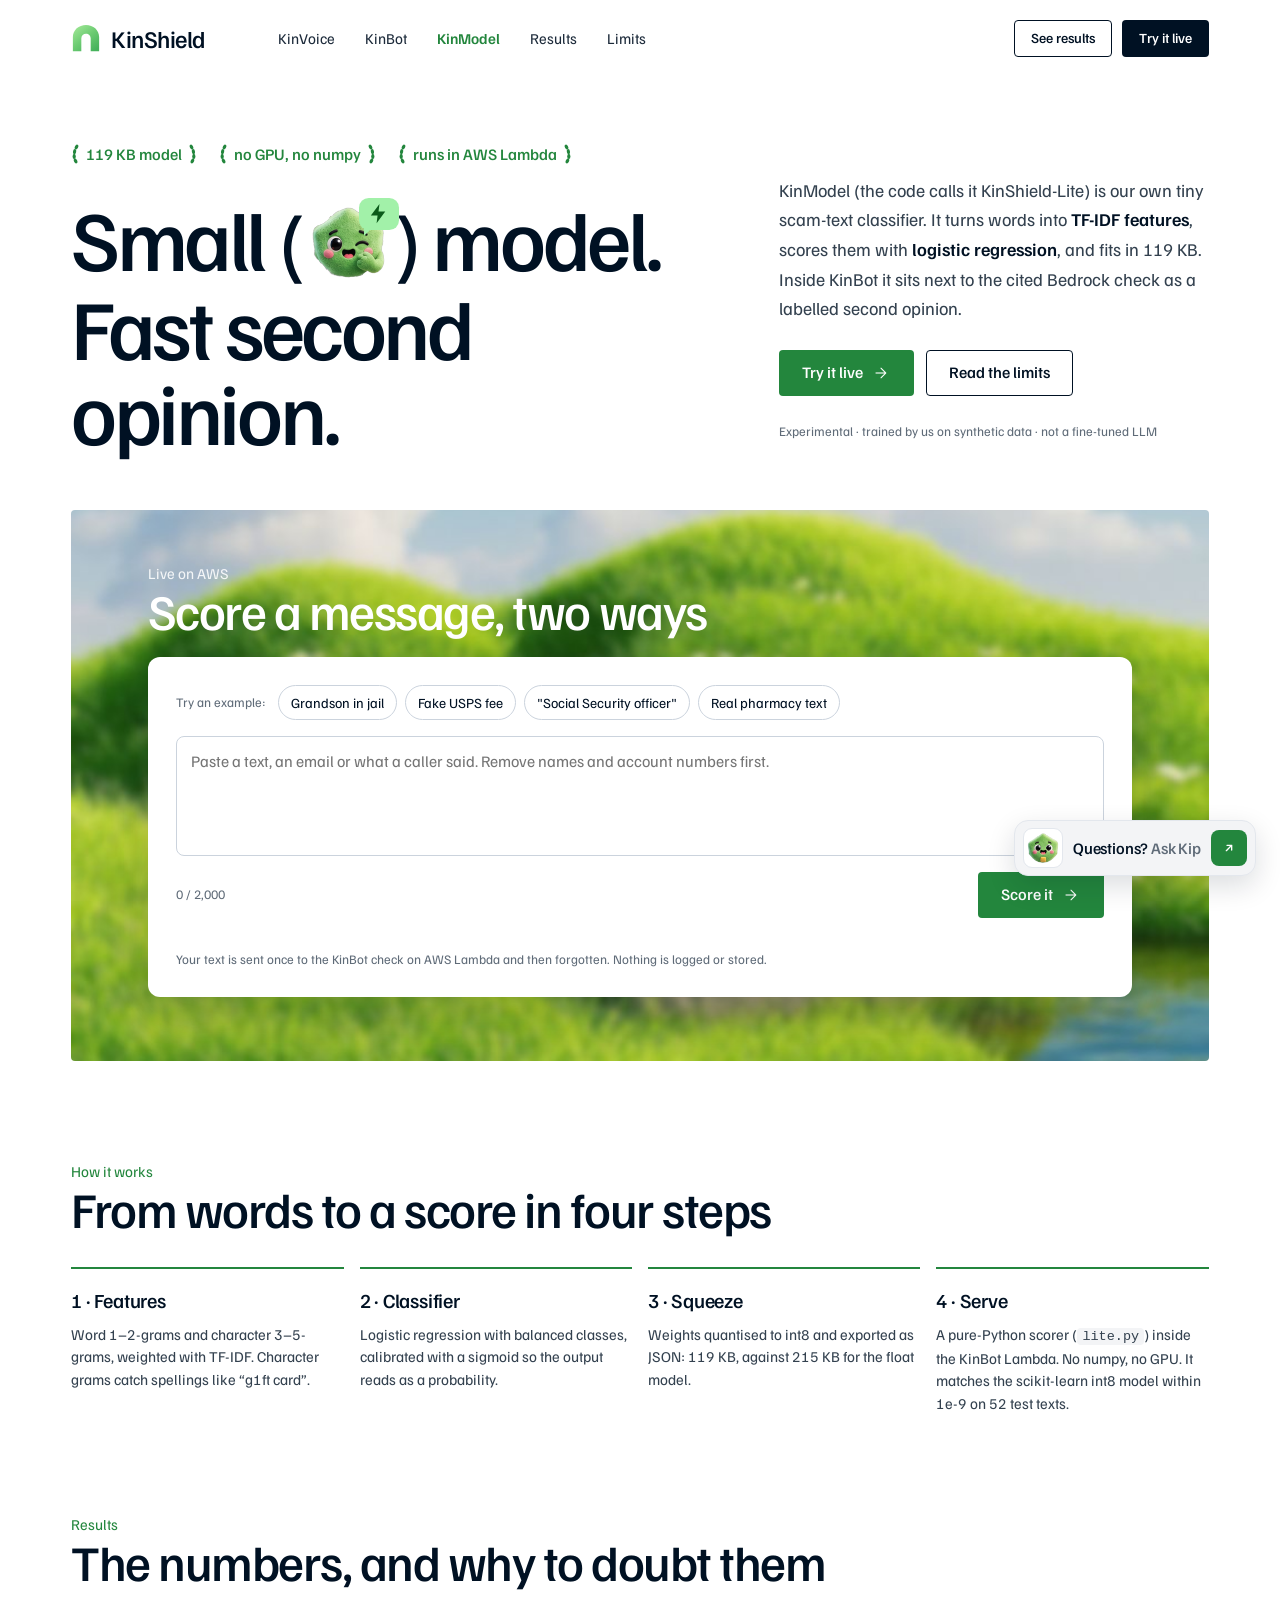
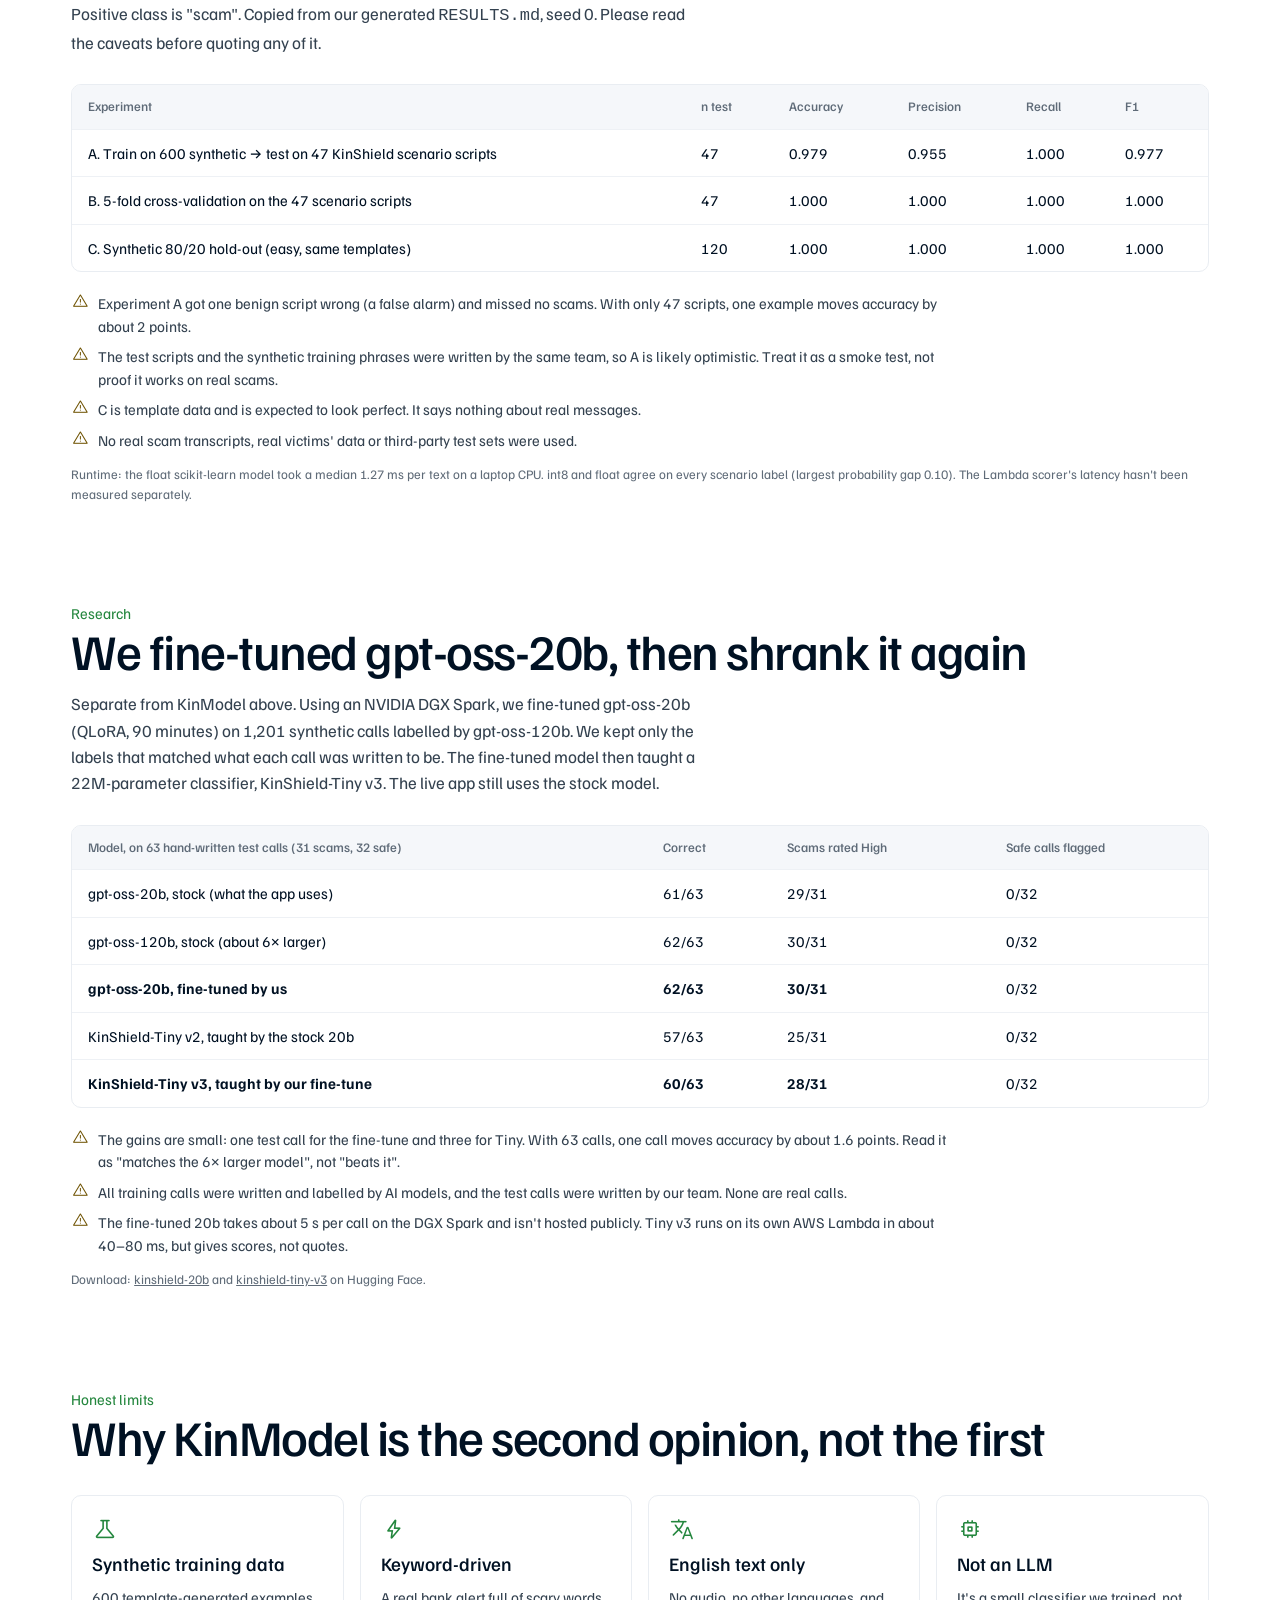
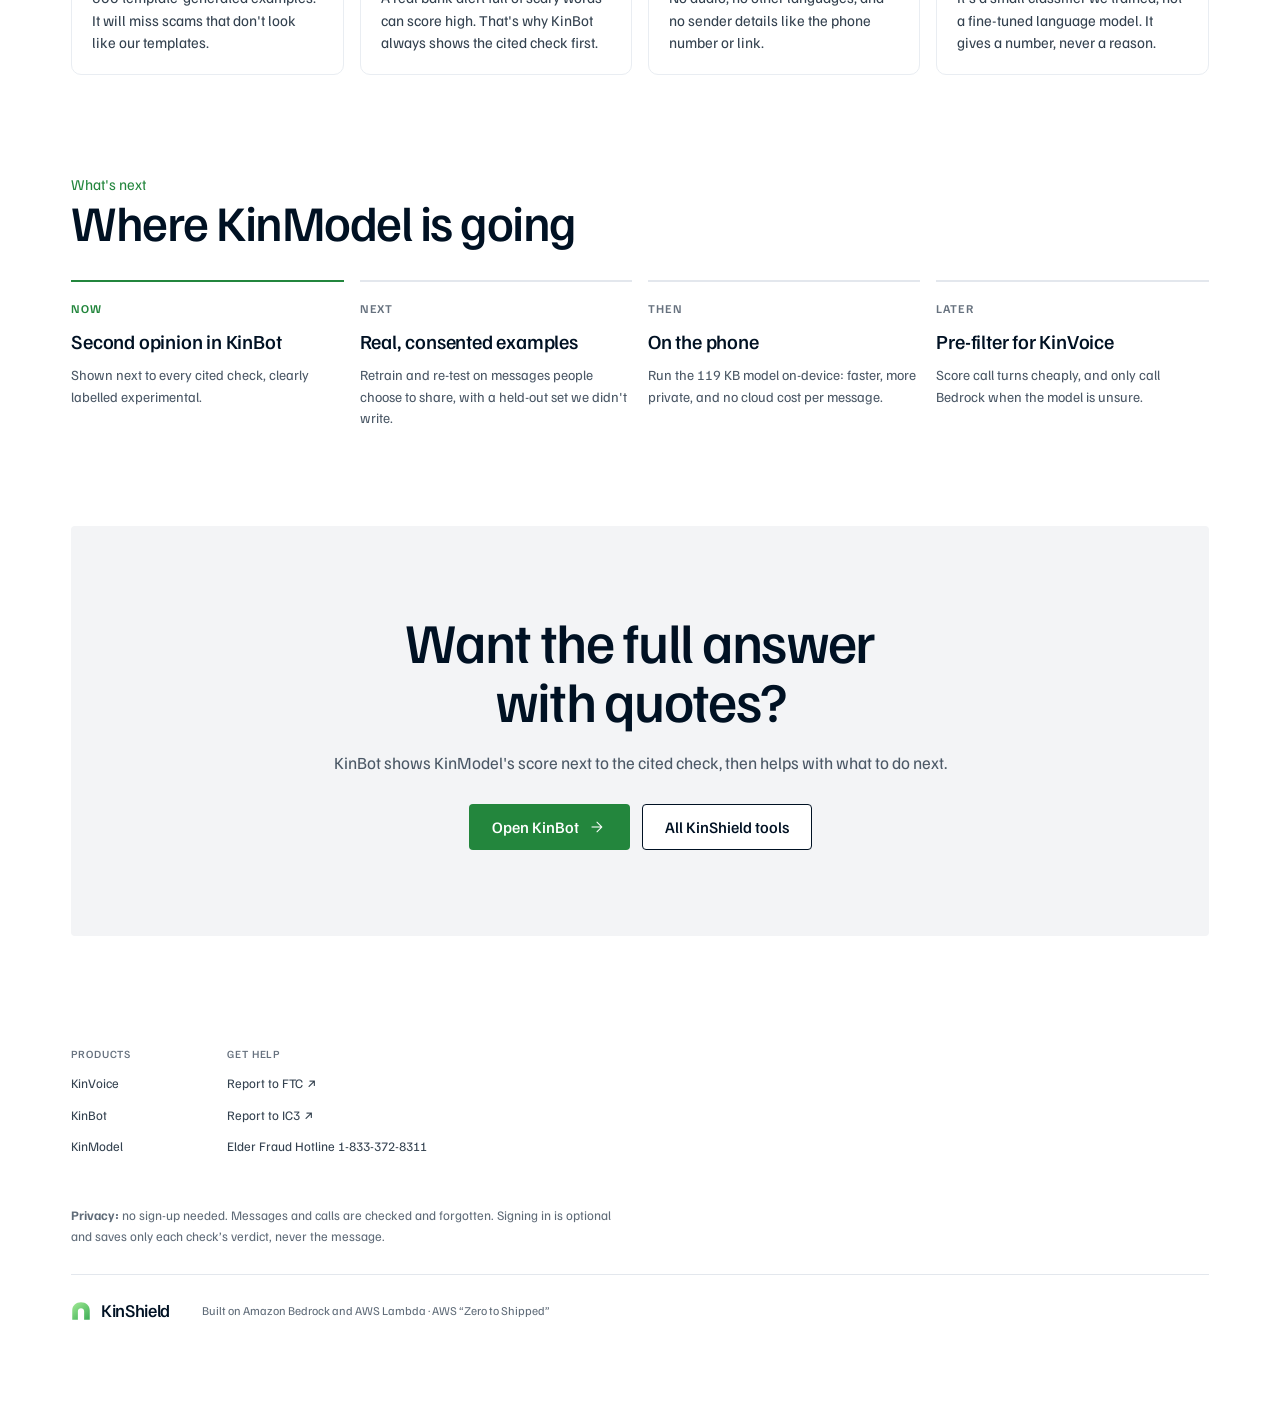
<file: web/src/kinmodel.html>
<!DOCTYPE html>
<html lang="en">
<head>
<meta charset="utf-8" />
<meta name="viewport" content="width=device-width, initial-scale=1" />
<title>KinModel — our tiny scam-text model · KinShield</title>
<meta name="description" content="KinModel is our own tiny scam-text classifier: TF-IDF features and logistic regression in 119 KB of int8 weights, running in AWS Lambda as a second opinion. Try it live next to the Bedrock detector." />
<link rel="icon" type="image/svg+xml" href="img/logo-mark.svg" />
<meta property="og:title" content="KinModel — our tiny scam-text model" />
<meta property="og:description" content="119 KB of int8 weights, running in AWS Lambda. Try it live next to the Bedrock detector, with every caveat published." />
<meta property="og:site_name" content="KinShield" />
<meta name="theme-color" content="#5EBE6A" />
<link rel="preconnect" href="https://fonts.googleapis.com" />
<link rel="preconnect" href="https://fonts.gstatic.com" crossorigin />
<link rel="stylesheet" href="https://fonts.googleapis.com/css2?family=Familjen+Grotesk:wght@400;500;600;700&display=swap" />
<link rel="stylesheet" href="https://fonts.googleapis.com/css2?family=Material+Symbols+Rounded:opsz,wght,FILL,GRAD@24,300,0,0&icon_names=arrow_forward,bolt,expand_more,lock,memory,science,smartphone,translate,warning&display=block" />
<link rel="stylesheet" href="styles.css?v=20261003-5" />
<link rel="stylesheet" href="chat.css?v=20261003-4" />
<link rel="stylesheet" href="hub.css?v=20261002-2" />
</head>
<body>
<a class="skip-link" href="#try">Skip to the live model</a>

<header class="nav">
  <div class="wrap nav-inner">
    <a class="brand" href="./" aria-label="KinShield home">
      <span class="brand-mark" aria-hidden="true"></span>
      <span class="brand-name">KinShield</span>
    </a>
    <nav class="nav-links" aria-label="Primary">
      <a href="kinvoice.html">KinVoice</a>
      <a href="kinbot.html">KinBot</a>
      <a href="kinmodel.html" aria-current="page" class="is-current">KinModel</a>
      <a href="#results">Results</a>
      <a href="#limits">Limits</a>
    </nav>
    <div class="nav-actions">
      <a class="btn btn-outline btn-sm" href="#results">See results</a>
      <a class="btn btn-dark btn-sm" href="#try">Try it live</a>
    </div>
  </div>
</header>

<main id="main">
  <!-- ================= HERO ================= -->
  <section class="hero" aria-labelledby="hero-title">
    <div class="wrap hero-intro">
      <div class="hero-copy">
        <ul class="laurels" aria-label="At a glance">
          <li>119 KB model</li>
          <li>no GPU, no numpy</li>
          <li>runs in AWS Lambda</li>
        </ul>
        <h1 id="hero-title" class="kip-title"><span class="sr-only">Small model. Fast second opinion.</span><span aria-hidden="true">Small <span class="hk-paren">(</span><span class="hk-kip"><img src="img/kip-wink.png?v=20261002-20" alt="" width="320" height="320" /><span class="hk-mark is-mint"><svg viewBox="0 0 24 24" fill="currentColor"><path d="M13 2 4 14h7l-1 8 9-12h-7z"/></svg></span></span><span class="hk-paren">)</span> model.<br />Fast second<br />opinion.</span></h1>
      </div>
      <div class="hero-pitch">
        <p>KinModel (the code calls it KinShield-Lite) is our own tiny scam-text classifier. It turns words into <strong>TF-IDF features</strong>, scores them with <strong>logistic regression</strong>, and fits in 119 KB. Inside KinBot it sits next to the cited Bedrock check as a labelled second opinion.</p>
        <div class="btn-row">
          <a class="btn btn-blue" href="#try">Try it live <span class="ms" aria-hidden="true">arrow_forward</span></a>
          <a class="btn btn-outline" href="#limits">Read the limits</a>
        </div>
        <p class="fine">Experimental · trained by us on synthetic data · not a fine-tuned LLM</p>
      </div>
    </div>
  </section>

  <!-- ================= TRY IT ================= -->
  <section class="section" id="try" aria-labelledby="try-title" style="padding-top: 0">
    <div class="wrap">
      <div class="km-try sky">
        <div class="km-try-head">
          <div>
            <span class="eyebrow on-blue">Live on AWS</span>
            <h2 id="try-title">Score a message, two ways</h2>
          </div>
        </div>

        <form class="km-panel" id="km-form" novalidate>
          <div class="km-examples" role="group" aria-label="Examples">
            <span>Try an example:</span>
            <button type="button" class="km-ex" data-ex="0">Grandson in jail</button>
            <button type="button" class="km-ex" data-ex="1">Fake USPS fee</button>
            <button type="button" class="km-ex" data-ex="2">"Social Security officer"</button>
            <button type="button" class="km-ex" data-ex="3">Real pharmacy text</button>
          </div>
          <label class="sr-only" for="km-text">Message to score</label>
          <textarea id="km-text" class="km-input" maxlength="2000" placeholder="Paste a text, an email or what a caller said. Remove names and account numbers first."></textarea>
          <div class="km-actions">
            <span class="km-count" id="km-count">0 / 2,000</span>
            <button class="btn btn-blue" id="km-go" type="submit">Score it <span class="ms" aria-hidden="true">arrow_forward</span></button>
          </div>
          <p class="km-status" id="km-status" role="status" aria-live="polite"></p>

          <div class="km-results" id="km-results" hidden>
            <div class="km-res">
              <div class="km-res-k"><span>KinModel · TF-IDF + logistic regression</span><span class="chip chip-amber">Experimental</span></div>
              <div class="km-big" id="km-prob">–</div>
              <div class="km-meter" id="km-meter"><i></i></div>
              <p class="km-note">Probability that the text reads like the scam examples it was trained on. 0.5 and above is "scam-like". It can't explain itself and it can't quote.</p>
            </div>
            <div class="km-res">
              <div class="km-res-k"><span>Evidence detector · gpt-oss-20b on Amazon Bedrock</span><span class="risk-pill" id="km-level">–</span></div>
              <div class="km-big" id="km-score">–</div>
              <div class="km-quotes" id="km-quotes"></div>
            </div>
          </div>
          <p class="km-agree" id="km-agree" hidden></p>
          <p class="km-note">Your text is sent once to the KinBot check on AWS Lambda and then forgotten. Nothing is logged or stored.</p>
        </form>
      </div>
    </div>
  </section>

  <!-- ================= HOW IT WORKS ================= -->
  <section class="section" id="how" aria-labelledby="how-title">
    <div class="wrap">
      <span class="eyebrow">How it works</span>
      <h2 id="how-title">From words to a score in four steps</h2>
      <ol class="km-pipe">
        <li><b>1 · Features</b><p>Word 1–2-grams and character 3–5-grams, weighted with TF-IDF. Character grams catch spellings like “g1ft card”.</p></li>
        <li><b>2 · Classifier</b><p>Logistic regression with balanced classes, calibrated with a sigmoid so the output reads as a probability.</p></li>
        <li><b>3 · Squeeze</b><p>Weights quantised to int8 and exported as JSON: 119 KB, against 215 KB for the float model.</p></li>
        <li><b>4 · Serve</b><p>A pure-Python scorer (<code>lite.py</code>) inside the KinBot Lambda. No numpy, no GPU. It matches the scikit-learn int8 model within 1e-9 on 52 test texts.</p></li>
      </ol>
    </div>
  </section>

  <!-- ================= RESULTS ================= -->
  <section class="section" id="results" aria-labelledby="results-title">
    <div class="wrap">
      <span class="eyebrow">Results</span>
      <h2 id="results-title">The numbers, and why to doubt them</h2>
      <p class="hub-lede">Positive class is "scam". Copied from our generated <code>RESULTS.md</code>, seed 0. Please read the caveats before quoting any of it.</p>
      <div class="km-table-wrap">
        <table class="km-table">
          <thead><tr><th scope="col">Experiment</th><th scope="col">n test</th><th scope="col">Accuracy</th><th scope="col">Precision</th><th scope="col">Recall</th><th scope="col">F1</th></tr></thead>
          <tbody>
            <tr><td>A. Train on 600 synthetic → test on 47 KinShield scenario scripts</td><td class="n">47</td><td class="n">0.979</td><td class="n">0.955</td><td class="n">1.000</td><td class="n">0.977</td></tr>
            <tr><td>B. 5-fold cross-validation on the 47 scenario scripts</td><td class="n">47</td><td class="n">1.000</td><td class="n">1.000</td><td class="n">1.000</td><td class="n">1.000</td></tr>
            <tr><td>C. Synthetic 80/20 hold-out (easy, same templates)</td><td class="n">120</td><td class="n">1.000</td><td class="n">1.000</td><td class="n">1.000</td><td class="n">1.000</td></tr>
          </tbody>
        </table>
      </div>
      <ul class="km-caveats">
        <li><span class="ms" aria-hidden="true">warning</span>Experiment A got one benign script wrong (a false alarm) and missed no scams. With only 47 scripts, one example moves accuracy by about 2 points.</li>
        <li><span class="ms" aria-hidden="true">warning</span>The test scripts and the synthetic training phrases were written by the same team, so A is likely optimistic. Treat it as a smoke test, not proof it works on real scams.</li>
        <li><span class="ms" aria-hidden="true">warning</span>C is template data and is expected to look perfect. It says nothing about real messages.</li>
        <li><span class="ms" aria-hidden="true">warning</span>No real scam transcripts, real victims' data or third-party test sets were used.</li>
      </ul>
      <p class="km-src">Runtime: the float scikit-learn model took a median 1.27 ms per text on a laptop CPU. int8 and float agree on every scenario label (largest probability gap 0.10). The Lambda scorer's latency hasn't been measured separately.</p>
    </div>
  </section>

  <!-- ================= FINE-TUNE RESEARCH ================= -->
  <section class="section" id="finetune" aria-labelledby="finetune-title">
    <div class="wrap">
      <span class="eyebrow">Research</span>
      <h2 id="finetune-title">We fine-tuned gpt-oss-20b, then shrank it again</h2>
      <p class="hub-lede">Separate from KinModel above. Using an NVIDIA DGX Spark, we fine-tuned gpt-oss-20b (QLoRA, 90 minutes) on 1,201 synthetic calls labelled by gpt-oss-120b. We kept only the labels that matched what each call was written to be. The fine-tuned model then taught a 22M-parameter classifier, KinShield-Tiny v3. The live app still uses the stock model.</p>
      <div class="km-table-wrap">
        <table class="km-table">
          <thead><tr><th scope="col">Model, on 63 hand-written test calls (31 scams, 32 safe)</th><th scope="col">Correct</th><th scope="col">Scams rated High</th><th scope="col">Safe calls flagged</th></tr></thead>
          <tbody>
            <tr><td>gpt-oss-20b, stock (what the app uses)</td><td class="n">61/63</td><td class="n">29/31</td><td class="n">0/32</td></tr>
            <tr><td>gpt-oss-120b, stock (about 6× larger)</td><td class="n">62/63</td><td class="n">30/31</td><td class="n">0/32</td></tr>
            <tr><td><strong>gpt-oss-20b, fine-tuned by us</strong></td><td class="n"><strong>62/63</strong></td><td class="n"><strong>30/31</strong></td><td class="n">0/32</td></tr>
            <tr><td>KinShield-Tiny v2, taught by the stock 20b</td><td class="n">57/63</td><td class="n">25/31</td><td class="n">0/32</td></tr>
            <tr><td><strong>KinShield-Tiny v3, taught by our fine-tune</strong></td><td class="n"><strong>60/63</strong></td><td class="n"><strong>28/31</strong></td><td class="n">0/32</td></tr>
          </tbody>
        </table>
      </div>
      <ul class="km-caveats">
        <li><span class="ms" aria-hidden="true">warning</span>The gains are small: one test call for the fine-tune and three for Tiny. With 63 calls, one call moves accuracy by about 1.6 points. Read it as "matches the 6× larger model", not "beats it".</li>
        <li><span class="ms" aria-hidden="true">warning</span>All training calls were written and labelled by AI models, and the test calls were written by our team. None are real calls.</li>
        <li><span class="ms" aria-hidden="true">warning</span>The fine-tuned 20b takes about 5 s per call on the DGX Spark and isn't hosted publicly. Tiny v3 runs on its own AWS Lambda in about 40–80 ms, but gives scores, not quotes.</li>
      </ul>
      <p class="km-src">Download: <a href="https://huggingface.co/Solomonwilsonr/kinshield-20b" rel="noopener">kinshield-20b</a> and <a href="https://huggingface.co/Solomonwilsonr/kinshield-tiny-v3" rel="noopener">kinshield-tiny-v3</a> on Hugging Face.</p>
    </div>
  </section>

  <!-- ================= LIMITS ================= -->
  <section class="section" id="limits" aria-labelledby="limits-title">
    <div class="wrap">
      <span class="eyebrow">Honest limits</span>
      <h2 id="limits-title">Why KinModel is the second opinion, not the first</h2>
      <div class="honest">
        <article class="card"><span class="ms" aria-hidden="true">science</span><h3>Synthetic training data</h3><p>600 template-generated examples. It will miss scams that don't look like our templates.</p></article>
        <article class="card"><span class="ms" aria-hidden="true">bolt</span><h3>Keyword-driven</h3><p>A real bank alert full of scary words can score high. That's why KinBot always shows the cited check first.</p></article>
        <article class="card"><span class="ms" aria-hidden="true">translate</span><h3>English text only</h3><p>No audio, no other languages, and no sender details like the phone number or link.</p></article>
        <article class="card"><span class="ms" aria-hidden="true">memory</span><h3>Not an LLM</h3><p>It's a small classifier we trained, not a fine-tuned language model. It gives a number, never a reason.</p></article>
      </div>
    </div>
  </section>

  <!-- ================= ROADMAP ================= -->
  <section class="section" aria-labelledby="road-title">
    <div class="wrap">
      <span class="eyebrow">What's next</span>
      <h2 id="road-title" style="margin-bottom: 32px">Where KinModel is going</h2>
      <ol class="road">
        <li class="is-now"><span class="road-when">Now</span><strong>Second opinion in KinBot</strong><p>Shown next to every cited check, clearly labelled experimental.</p></li>
        <li><span class="road-when">Next</span><strong>Real, consented examples</strong><p>Retrain and re-test on messages people choose to share, with a held-out set we didn't write.</p></li>
        <li><span class="road-when">Then</span><strong>On the phone</strong><p>Run the 119 KB model on-device: faster, more private, and no cloud cost per message.</p></li>
        <li><span class="road-when">Later</span><strong>Pre-filter for KinVoice</strong><p>Score call turns cheaply, and only call Bedrock when the model is unsure.</p></li>
      </ol>
    </div>
  </section>

  <!-- ================= CTA ================= -->
  <section class="section cta-wrap" aria-labelledby="cta-title">
    <div class="wrap">
      <div class="cta">
        <h2 id="cta-title">Want the full answer<br />with quotes?</h2>
        <p>KinBot shows KinModel's score next to the cited check, then helps with what to do next.</p>
        <div class="btn-row center">
          <a class="btn btn-blue" href="kinbot-chat.html">Open KinBot <span class="ms" aria-hidden="true">arrow_forward</span></a>
          <a class="btn btn-outline" href="./">All KinShield tools</a>
        </div>
      </div>
    </div>
  </section>
</main>

<footer class="footer">
  <div class="wrap">
    <div class="foot-cols">
      <div><h4>Products</h4><a href="kinvoice.html">KinVoice</a><a href="kinbot.html">KinBot</a><a href="kinmodel.html">KinModel</a></div>
      <div><h4>Get help</h4><a href="https://reportfraud.ftc.gov/" rel="noopener">Report to FTC ↗</a><a href="https://www.ic3.gov/" rel="noopener">Report to IC3 ↗</a><a href="tel:+18333728311">Elder Fraud Hotline 1-833-372-8311</a></div>
    </div>
    <p class="foot-privacy"><strong>Privacy:</strong> no sign-up needed. Messages and calls are checked and forgotten. Signing in is optional and saves only each check’s verdict, never the message.</p>
    <div class="foot-bar">
      <a class="brand" href="./"><span class="brand-mark sm" aria-hidden="true"></span><span class="brand-name">KinShield</span></a>
      <span>Built on Amazon Bedrock and AWS Lambda · AWS “Zero to Shipped”</span>
    </div>
  </div>
</footer>

<script src="config.js"></script>
<script src="kinmodel.js?v=20261002-1"></script>
<script src="chat.js?v=20261003-4"></script>
</body>
</html>
</file>
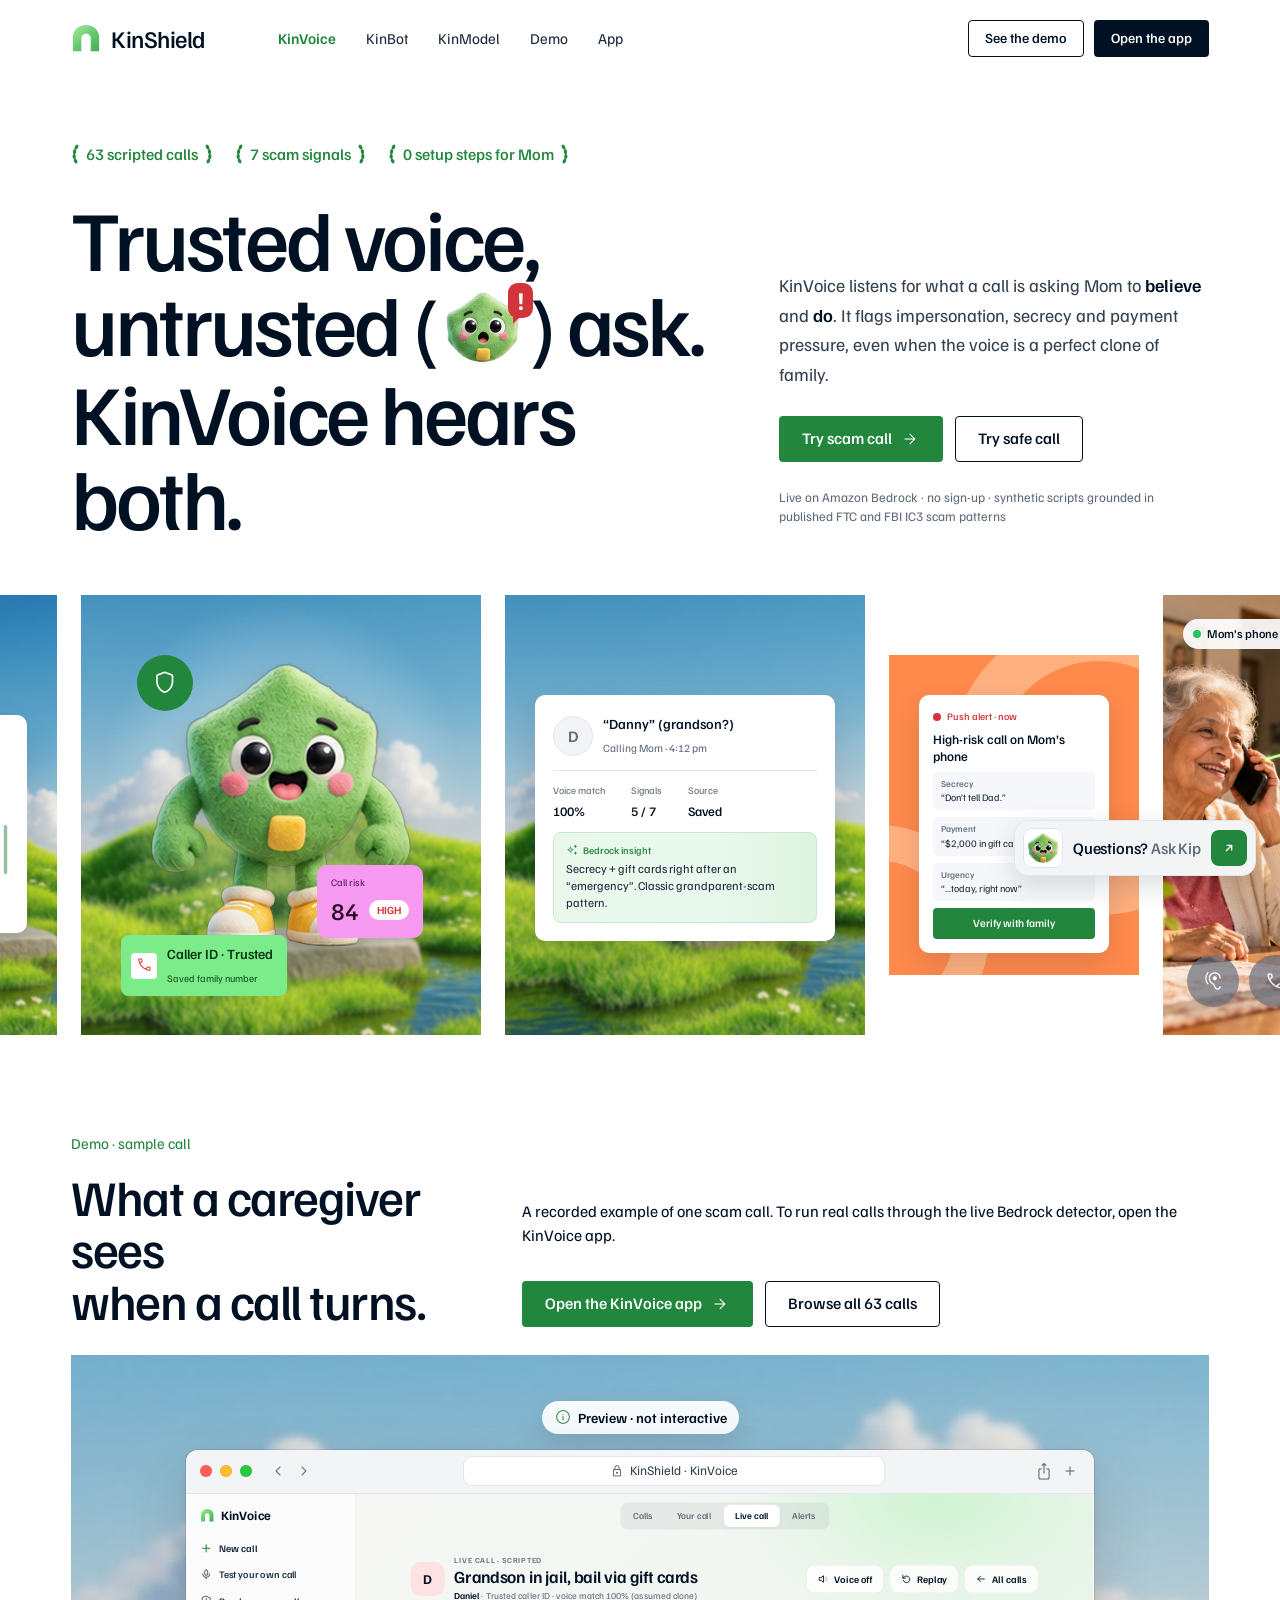
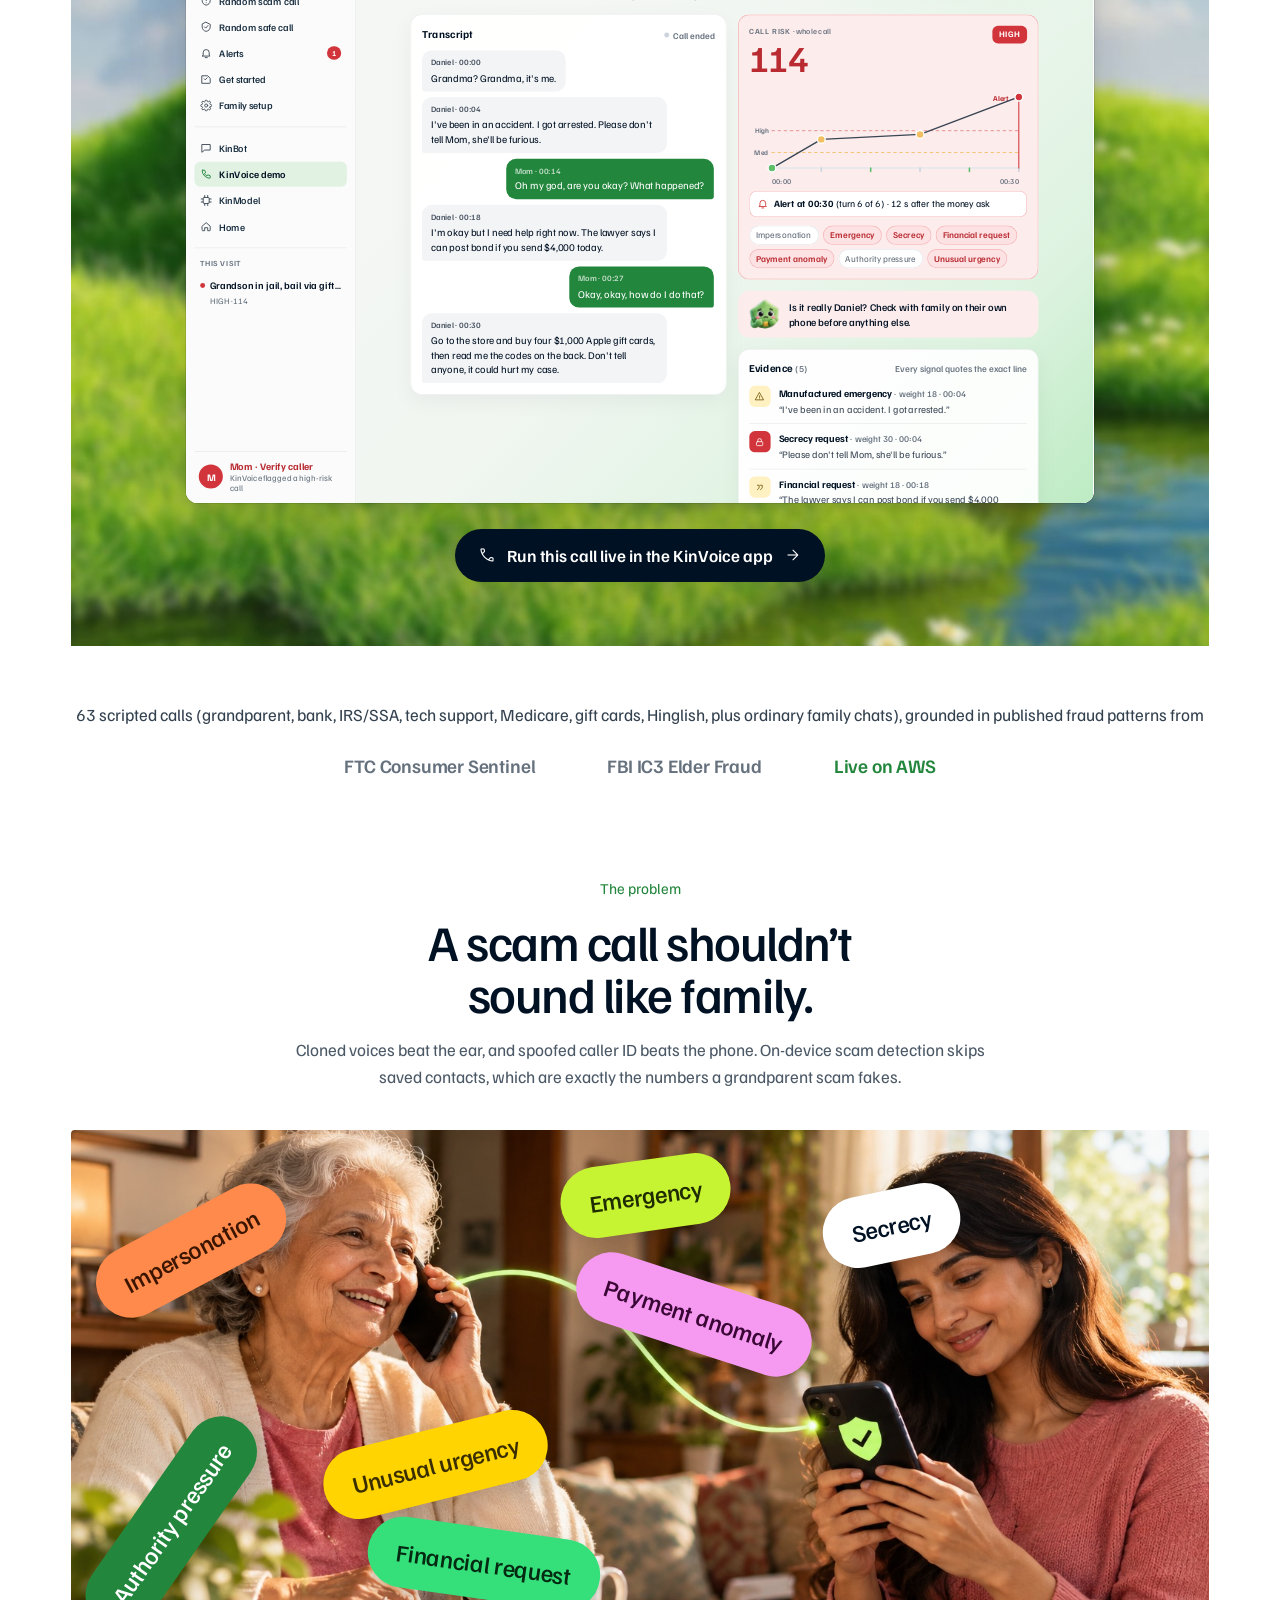
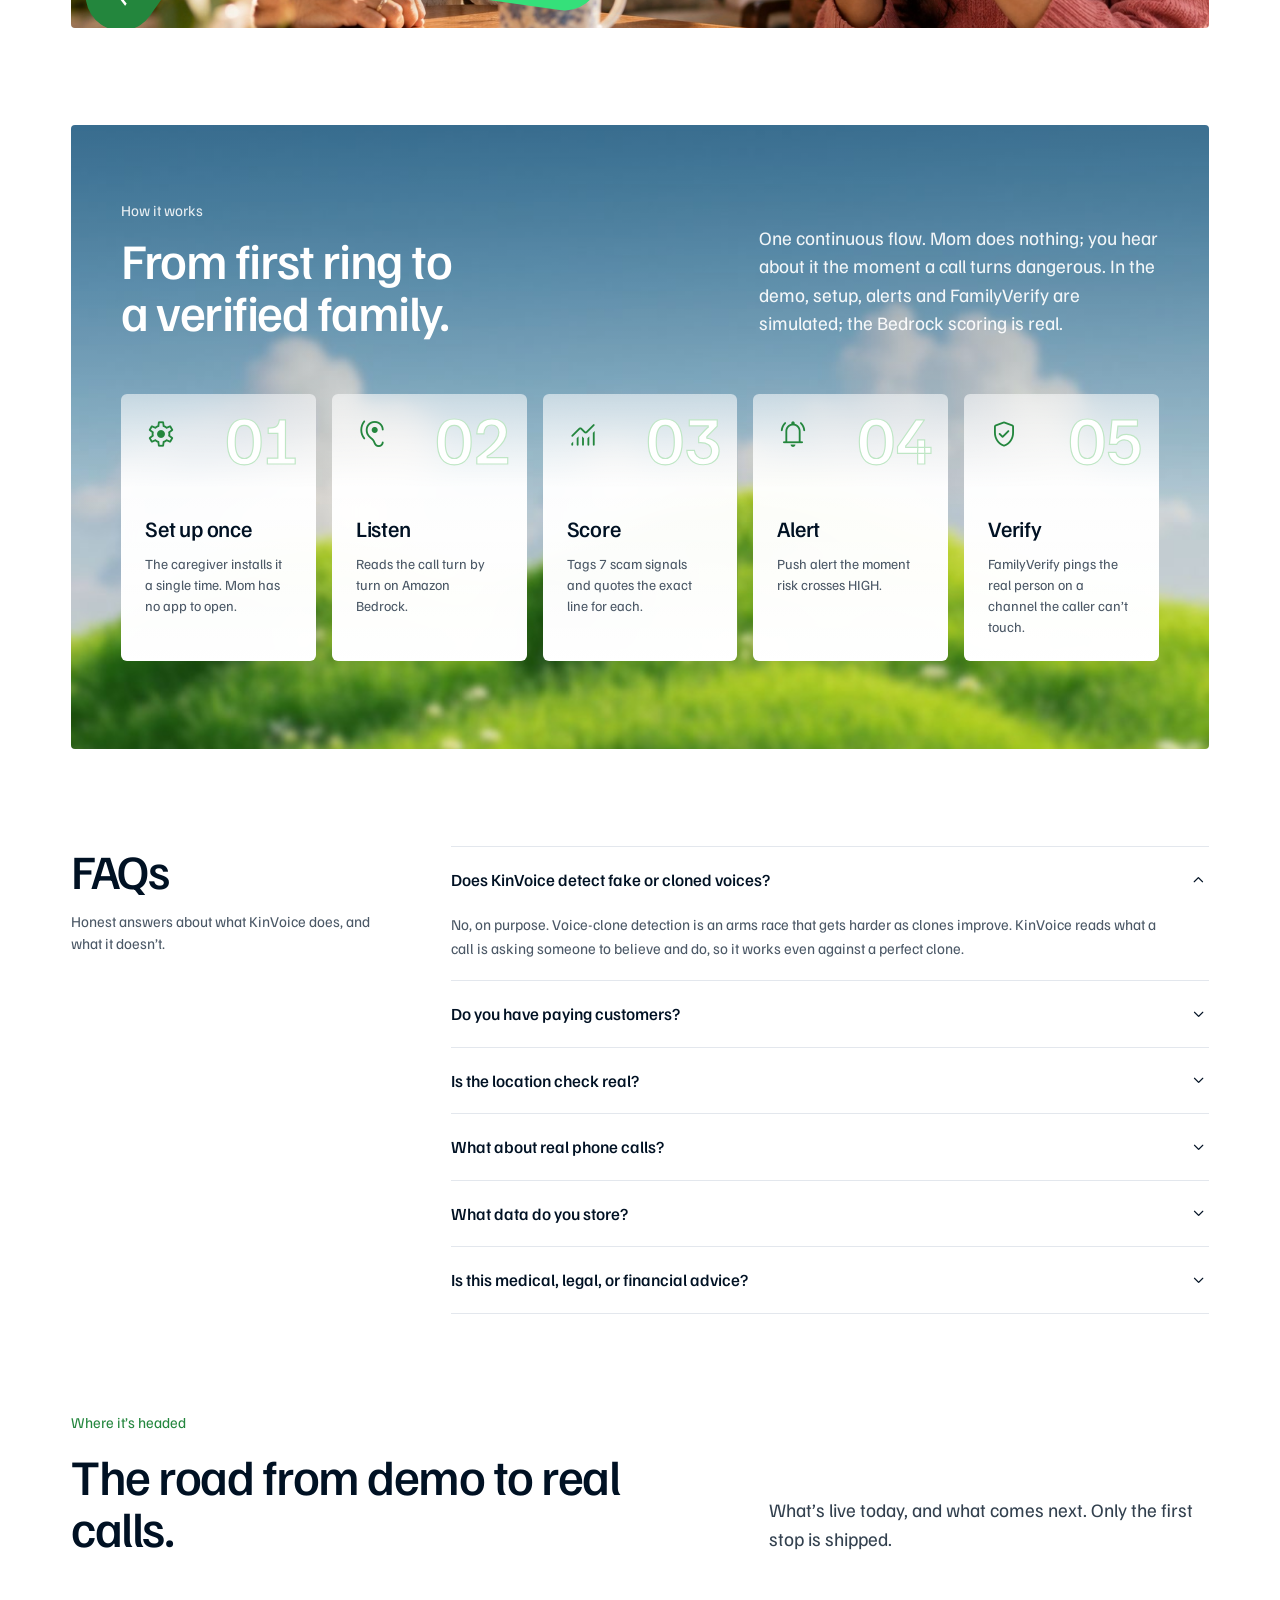
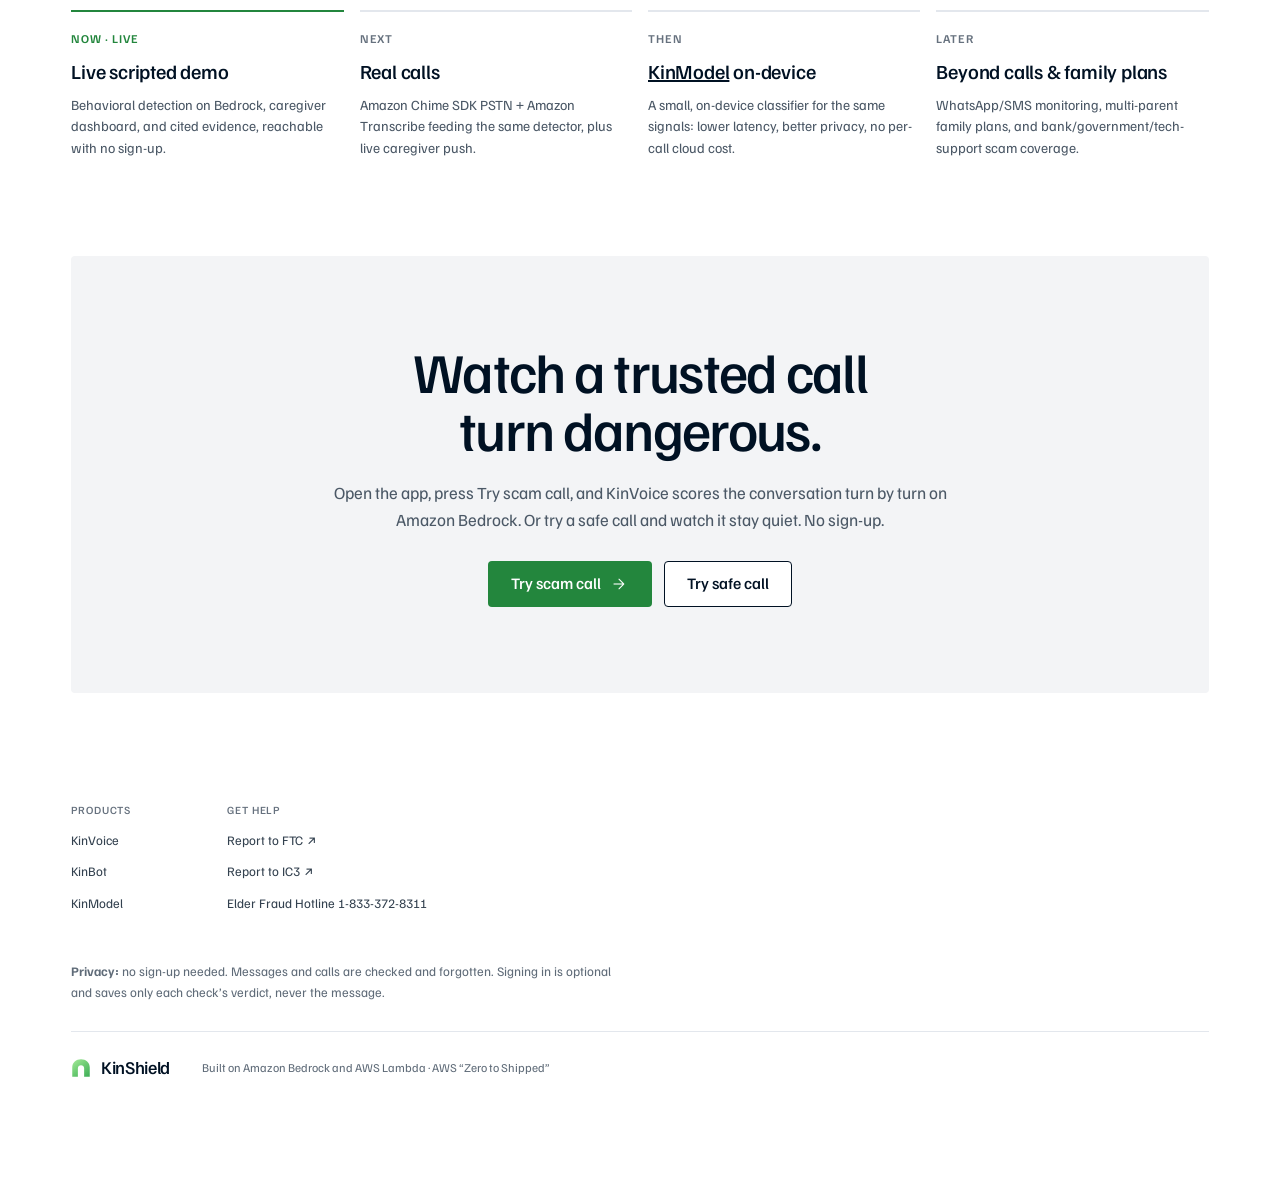
<file: web/src/kinvoice.html>
<!DOCTYPE html>
<html lang="en">
<head>
<meta charset="utf-8" />
<meta name="viewport" content="width=device-width, initial-scale=1" />
<title>KinVoice — scam-call protection · KinShield</title>
<meta name="description" content="KinVoice doesn't ask if a caller looks suspicious — it asks if a trusted conversation has turned dangerous. Delegated scam protection for the person who will never enable a setting themselves." />

<link rel="icon" type="image/svg+xml" href="img/logo-mark.svg" />

<meta property="og:type" content="website" />
<meta property="og:title" content="KinVoice — delegated scam-call protection" />
<meta property="og:description" content="A trusted conversation can still be dangerous. KinVoice listens for impersonation, secrecy, and payment escalation — and catches it even against a perfect voice clone." />
<meta property="og:site_name" content="KinShield" />
<meta name="twitter:card" content="summary" />
<meta name="twitter:title" content="KinVoice — delegated scam-call protection" />
<meta name="twitter:description" content="Detects the behavior of a dangerous call, not the voice. Built for AWS Zero to Shipped." />
<meta name="theme-color" content="#5EBE6A" />

<link rel="preconnect" href="https://fonts.googleapis.com" />
<link rel="preconnect" href="https://fonts.gstatic.com" crossorigin />
<link rel="stylesheet" href="https://fonts.googleapis.com/css2?family=Familjen+Grotesk:wght@400;500;600;700&display=swap" />
<link rel="stylesheet" href="https://fonts.googleapis.com/css2?family=Material+Symbols+Rounded:opsz,wght,FILL,GRAD@24,300,0,0&icon_names=add,arrow_back,arrow_downward,arrow_forward,arrow_upward,auto_awesome,call,call_end,check,check_circle,chevron_left,chevron_right,close,dashboard,expand_more,flag,format_quote,hearing,info,ios_share,language,lock,monitoring,near_me,notifications,notifications_active,search,settings,shield,verified,verified_user&display=block" />
<link rel="stylesheet" href="styles.css?v=20261003-5" />
<link rel="stylesheet" href="chat.css?v=20261003-4" />
</head>
<body>
<a class="skip-link" href="#demo">Skip to the demo</a>

<header class="nav">
  <div class="wrap nav-inner">
    <a class="brand" href="./" aria-label="KinShield home">
      <span class="brand-mark" aria-hidden="true"></span>
      <span class="brand-name">KinShield</span>
    </a>
    <nav class="nav-links" aria-label="Primary">
      <a href="kinvoice.html" aria-current="page" class="is-current">KinVoice</a>
      <a href="kinbot.html">KinBot</a>
      <a href="kinmodel.html">KinModel</a>
      <a href="#demo">Demo</a>
      <a href="kinvoice-app.html">App</a>
    </nav>
    <div class="nav-actions">
      <a class="btn btn-outline btn-sm" href="#demo">See the demo</a>
      <a class="btn btn-dark btn-sm" href="kinvoice-app.html">Open the app</a>
    </div>
  </div>
</header>

<main id="top">
  <!-- ================= HERO ================= -->
  <section class="hero" aria-labelledby="hero-title">
    <div class="wrap hero-intro">
      <div class="hero-copy">
        <ul class="laurels" aria-label="At a glance">
          <li>63 scripted calls</li>
          <li>7 scam signals</li>
          <li>0 setup steps for Mom</li>
        </ul>
        <h1 id="hero-title" class="kip-title"><span class="sr-only">Trusted voice, untrusted ask. KinVoice hears both.</span><span aria-hidden="true">Trusted voice,<br />untrusted <span class="hk-paren">(</span><span class="hk-kip"><img src="img/kip-surprised.png?v=20261002-20" alt="" width="320" height="320" /><span class="hk-mark is-red">!</span></span><span class="hk-paren">)</span> ask.<br />KinVoice hears both.</span></h1>
      </div>
      <div class="hero-pitch">
        <p>KinVoice listens for what a call is asking Mom to <strong>believe</strong> and <strong>do</strong>.
          It flags impersonation, secrecy and payment pressure, even when the voice is a perfect clone of family.</p>
        <div class="btn-row">
          <a class="btn btn-blue" href="kinvoice-app.html?run=scam">Try scam call <span class="ms" aria-hidden="true">arrow_forward</span></a>
          <a class="btn btn-outline" href="kinvoice-app.html?run=safe">Try safe call</a>
        </div>
        <p class="fine">Live on Amazon Bedrock · no sign-up · synthetic scripts grounded in published FTC and FBI IC3 scam patterns</p>
      </div>
    </div>

    <div class="strip" aria-hidden="true">
      <div class="hc hc-1 sky">
        <div class="gcard mini-chart">
          <span class="muted-sm">Calls checked this week</span>
          <div class="row"><b class="num">24</b><span class="chip chip-mint">2 flagged</span></div>
          <svg viewBox="0 0 214 70" class="bars"><rect x="0.0" y="60" width="3.4" height="10" rx="1.5" fill="#23863D" fill-opacity=".5"/><rect x="7.2" y="12" width="3.4" height="58" rx="1.5" fill="#23863D" fill-opacity=".5"/><rect x="14.4" y="48" width="3.4" height="22" rx="1.5" fill="#23863D" fill-opacity=".5"/><rect x="21.6" y="6" width="3.4" height="64" rx="1.5" fill="#23863D" fill-opacity=".5"/><rect x="28.8" y="36" width="3.4" height="34" rx="1.5" fill="#23863D" fill-opacity=".5"/><rect x="36.0" y="22" width="3.4" height="48" rx="1.5" fill="#23863D" fill-opacity=".5"/><rect x="43.2" y="26" width="3.4" height="44" rx="1.5" fill="#23863D" fill-opacity=".5"/><rect x="50.4" y="30" width="3.4" height="40" rx="1.5" fill="#23863D" fill-opacity=".5"/><rect x="57.6" y="19" width="3.4" height="51" rx="1.5" fill="#23863D" fill-opacity=".5"/><rect x="64.8" y="41" width="3.4" height="29" rx="1.5" fill="#23863D" fill-opacity=".5"/><rect x="72.0" y="4" width="3.4" height="66" rx="1.5" fill="#23863D" fill-opacity=".5"/><rect x="79.2" y="53" width="3.4" height="17" rx="1.5" fill="#23863D" fill-opacity=".5"/><rect x="86.4" y="12" width="3.4" height="58" rx="1.5" fill="#23863D" fill-opacity=".5"/><rect x="93.6" y="55" width="3.4" height="15" rx="1.5" fill="#23863D" fill-opacity=".5"/><rect x="100.8" y="13" width="3.4" height="57" rx="1.5" fill="#23863D" fill-opacity=".5"/><rect x="108.0" y="43" width="3.4" height="27" rx="1.5" fill="#23863D" fill-opacity=".5"/><rect x="115.2" y="18" width="3.4" height="52" rx="1.5" fill="#23863D" fill-opacity=".5"/><rect x="122.4" y="22" width="3.4" height="48" rx="1.5" fill="#23863D" fill-opacity=".5"/><rect x="129.6" y="25" width="3.4" height="45" rx="1.5" fill="#23863D" fill-opacity=".5"/><rect x="136.8" y="23" width="3.4" height="47" rx="1.5" fill="#E5484D"/><rect x="144.0" y="35" width="3.4" height="35" rx="1.5" fill="#23863D" fill-opacity=".5"/><rect x="151.2" y="16" width="3.4" height="54" rx="1.5" fill="#23863D" fill-opacity=".5"/><rect x="158.4" y="46" width="3.4" height="24" rx="1.5" fill="#23863D" fill-opacity=".5"/><rect x="165.6" y="13" width="3.4" height="57" rx="1.5" fill="#23863D" fill-opacity=".5"/><rect x="172.8" y="48" width="3.4" height="22" rx="1.5" fill="#23863D" fill-opacity=".5"/><rect x="180.0" y="12" width="3.4" height="58" rx="1.5" fill="#23863D" fill-opacity=".5"/><rect x="187.2" y="50" width="3.4" height="20" rx="1.5" fill="#E5484D"/><rect x="194.4" y="15" width="3.4" height="55" rx="1.5" fill="#23863D" fill-opacity=".5"/><rect x="201.6" y="38" width="3.4" height="32" rx="1.5" fill="#23863D" fill-opacity=".5"/><rect x="208.8" y="21" width="3.4" height="49" rx="1.5" fill="#23863D" fill-opacity=".5"/></svg>
          <span class="tiny">Two calls crossed HIGH: both asked for gift cards.</span>
        </div>
      </div>
      <div class="hc hc-2">
        <svg class="blob" viewBox="0 0 300 300"><defs><linearGradient id="blobg" x1="0" y1="0" x2="0" y2="1"><stop offset="0" stop-color="#D4F4D8"/><stop offset="1" stop-color="#9FDCA8"/></linearGradient></defs><polygon points="150,30 254,90 254,210 150,270 46,210 46,90" fill="url(#blobg)" stroke="url(#blobg)" stroke-width="56" stroke-linejoin="round"/></svg>
        <img class="kip" src="img/mascot-calm.png?v=20261002-20" alt="" width="800" height="800" />
        <span class="round-badge"><span class="ms">shield</span></span>
        <div class="tag-pink"><span>Call risk</span><div class="row"><b>84</b><span class="chip chip-white-red">HIGH</span></div></div>
        <div class="tag-green"><span class="tag-ic"><span class="ms">call</span></span><div><b>Caller ID · Trusted</b><span>Saved family number</span></div></div>
      </div>
      <div class="hc hc-3 sky grass">
        <div class="gcard ev-mini">
          <div class="row who"><span class="who-av" aria-hidden="true">D</span><div><b>“Danny” (grandson?)</b><span>Calling Mom · 4:12 pm</span></div></div>
          <hr />
          <div class="row stats3"><div><span>Voice match</span><b>100%</b></div><div><span>Signals</span><b>5 / 7</b></div><div><span>Source</span><b>Saved</b></div></div>
          <div class="insight"><span class="ins-k"><span class="ms">auto_awesome</span> Bedrock insight</span>Secrecy + gift cards right after an “emergency”. Classic grandparent-scam pattern.</div>
        </div>
      </div>
      <div class="hc hc-4">
        <div class="gcard push">
          <span class="push-k"><i></i>Push alert · now</span>
          <b>High-risk call on Mom’s phone</b>
          <div class="q"><span>Secrecy</span>“Don’t tell Dad.”</div>
          <div class="q"><span>Payment</span>“$2,000 in gift cards”</div>
          <div class="q"><span>Urgency</span>“…today, right now”</div>
          <span class="push-btn">Verify with family</span>
        </div>
      </div>
      <div class="hc hc-5">
        <img src="img/kinshield-family-photo.jpg" alt="" width="1536" height="1024" />
        <span class="tag-protected"><i></i>Mom’s phone · Protected</span>
        <div class="call-ctrls"><span class="ms">hearing</span><span class="ms">call</span><span class="ms">shield</span></div>
      </div>
    </div>
  </section>

  <!-- ================= DEMO PREVIEW (static; the working app is kinvoice-app.html) ================= -->
  <section class="section demo" id="demo" aria-labelledby="demo-title">
    <div class="wrap">
      <div class="split-head demo-head">
        <div>
          <span class="eyebrow">Demo · sample call</span>
          <h2 id="demo-title">What a caregiver sees<br />when a call turns.</h2>
        </div>
        <div>
          <p>A recorded example of one scam call. To run real calls through the live Bedrock detector, open the KinVoice app.</p>
          <div class="btn-row">
            <a class="btn btn-blue" href="kinvoice-app.html?run=scam">Open the KinVoice app <span class="ms" aria-hidden="true">arrow_forward</span></a>
            <a class="btn btn-outline" href="kinvoice-app.html">Browse all 63 calls</a>
          </div>
        </div>
      </div>

      <div class="demo-sky sky demo-static">
        <span class="demo-tag is-above"><span class="ms" aria-hidden="true">info</span>Preview · not interactive</span>
        <figure class="kbs-mac">
          <div class="kbs-mac-bar" aria-hidden="true">
            <span class="kbs-mac-lights"><i></i><i></i><i></i></span>
            <span class="kbs-mac-nav"><span class="ms">chevron_left</span><span class="ms">chevron_right</span></span>
            <span class="kbs-mac-url"><span class="ms">lock</span>KinShield · KinVoice</span>
            <span class="kbs-mac-nav end"><span class="ms">ios_share</span><span class="ms">add</span></span>
          </div>
          <div class="kbs-mac-view" id="kbs-view" data-h="860" data-ph="720">
            <!-- The real KinVoice app, frozen: ?preview=1 draws a saved scored call and makes no API calls. -->
            <iframe src="kinvoice-app.html?preview=1" title="KinVoice preview" tabindex="-1" aria-hidden="true" inert loading="lazy" scrolling="no"></iframe>
          </div>
          <figcaption class="sr-only">The KinVoice caregiver app after a scripted grandparent-scam call: HIGH risk, the risk climbing turn by turn, and each warning sign quoting the caller’s exact words.</figcaption>
        </figure>
        <a class="demo-open" href="kinvoice-app.html?run=scam"><span class="ms" aria-hidden="true">call</span>Run this call live in the KinVoice app<span class="ms" aria-hidden="true">arrow_forward</span></a>
      </div>
    </div>
  </section>

  <!-- ================= GROUNDED IN ================= -->
  <section class="sources" aria-label="Sources">
    <div class="wrap">
      <p>63 scripted calls (grandparent, bank, IRS/SSA, tech support, Medicare, gift cards, Hinglish, plus ordinary family chats), grounded in published fraud patterns from</p>
      <ul>
        <li>FTC Consumer Sentinel</li>
        <li>FBI IC3 Elder Fraud</li>
        <li class="aws">Live on AWS</li>
      </ul>
    </div>
  </section>

  <!-- ================= PROBLEM ================= -->
  <section class="section problem" aria-labelledby="problem-title">
    <div class="wrap center-head">
      <span class="eyebrow">The problem</span>
      <h2 id="problem-title">A scam call shouldn’t<br />sound like family.</h2>
      <p>Cloned voices beat the ear, and spoofed caller ID beats the phone. On-device scam detection skips saved
        contacts, which are exactly the numbers a grandparent scam fakes.</p>
    </div>
    <div class="wrap">
      <div class="pill-photo">
        <img src="img/kinshield-family-photo.jpg" alt="An older mother on a phone call while her adult daughter checks the KinVoice shield on her own phone" width="1536" height="1024" loading="lazy" />
        <ul class="sig-pills" aria-label="Signals KinVoice reads">
          <li class="p1">Impersonation</li>
          <li class="p2">Emergency</li>
          <li class="p3">Payment anomaly</li>
          <li class="p4">Secrecy</li>
          <li class="p5">Authority pressure</li>
          <li class="p6">Unusual urgency</li>
          <li class="p7">Financial request</li>
        </ul>
      </div>
    </div>
  </section>

  <!-- ================= HOW IT WORKS ================= -->
  <section class="section" id="how" aria-labelledby="how-title">
    <div class="wrap">
      <div class="band sky-band">
        <div class="band-head">
          <div>
            <span class="eyebrow on-blue">How it works</span>
            <h2 id="how-title">From first ring to<br />a verified family.</h2>
          </div>
          <div class="band-guide"><p>One continuous flow. Mom does nothing; you hear about it the moment a call turns dangerous. In the demo, setup, alerts and FamilyVerify are simulated; the Bedrock scoring is real.</p></div>
        </div>
        <ol class="steps">
          <li><span class="step-n" aria-hidden="true">01</span><span class="ms" aria-hidden="true">settings</span><h3>Set up once</h3><p>The caregiver installs it a single time. Mom has no app to open.</p></li>
          <li><span class="step-n" aria-hidden="true">02</span><span class="ms" aria-hidden="true">hearing</span><h3>Listen</h3><p>Reads the call turn by turn on Amazon Bedrock.</p></li>
          <li><span class="step-n" aria-hidden="true">03</span><span class="ms" aria-hidden="true">monitoring</span><h3>Score</h3><p>Tags 7 scam signals and quotes the exact line for each.</p></li>
          <li><span class="step-n" aria-hidden="true">04</span><span class="ms" aria-hidden="true">notifications_active</span><h3>Alert</h3><p>Push alert the moment risk crosses HIGH.</p></li>
          <li><span class="step-n" aria-hidden="true">05</span><span class="ms" aria-hidden="true">verified_user</span><h3>Verify</h3><p>FamilyVerify pings the real person on a channel the caller can’t touch.</p></li>
        </ol>
      </div>
    </div>
  </section>

  <!-- ================= FAQ ================= -->
  <section class="section" id="faq" aria-labelledby="faq-title">
    <div class="wrap faq">
      <div class="faq-head">
        <h2 id="faq-title">FAQs</h2>
        <p>Honest answers about what KinVoice does, and what it doesn’t.</p>
      </div>
      <div class="faq-list">
        <details open>
          <summary>Does KinVoice detect fake or cloned voices?<span class="ms" aria-hidden="true">expand_more</span></summary>
          <p>No, on purpose. Voice-clone detection is an arms race that gets harder as clones improve. KinVoice
            reads what a call is asking someone to believe and do, so it works even against a perfect clone.</p>
        </details>
        <details>
          <summary>Do you have paying customers?<span class="ms" aria-hidden="true">expand_more</span></summary>
          <p>No. KinShield is pre-launch. The demo is real and live on AWS, but the product is not for sale and we
            are not claiming any users.</p>
        </details>
        <details>
          <summary>Is the location check real?<span class="ms" aria-hidden="true">expand_more</span></summary>
          <p>It's simulated in this demo. It compares a caller's stated location against a device the real person
            chose to share. It never tracks the caller. It is illustrative, not a shipped feature.</p>
        </details>
        <details>
          <summary>What about real phone calls?<span class="ms" aria-hidden="true">expand_more</span></summary>
          <p>The judge-reachable demo runs on scripted transcripts. Live-call handling (Amazon Chime SDK + Amazon
            Transcribe) is architecturally scoped and on the roadmap, not yet the shipped path.</p>
        </details>
        <details>
          <summary>What data do you store?<span class="ms" aria-hidden="true">expand_more</span></summary>
          <p>The call demo stores per-session risk events in DynamoDB and needs no sign-up. There's no phone
            number or contact list involved. In KinBot, messages are checked and forgotten. Signing in is optional. If you do, Kip saves the verdict and headline of each check (never the message itself) so you can see your history.</p>
        </details>
        <details>
          <summary>Is this medical, legal, or financial advice?<span class="ms" aria-hidden="true">expand_more</span></summary>
          <p>No. It's a fraud-signal tool and an educational demo. If you think you've been scammed, contact your
            bank and report to the FTC (reportfraud.ftc.gov) or FBI IC3 (ic3.gov).</p>
        </details>
      </div>
    </div>
  </section>

  <!-- ================= ROADMAP ================= -->
  <section class="section" id="roadmap" aria-labelledby="road-title">
    <div class="wrap">
      <div class="split-head">
        <div>
          <span class="eyebrow">Where it’s headed</span>
          <h2 id="road-title">The road from demo to real calls.</h2>
        </div>
        <p>What’s live today, and what comes next. Only the first stop is shipped.</p>
      </div>
      <ol class="road">
        <li class="is-now"><span class="road-when">Now · live</span><strong>Live scripted demo</strong><p>Behavioral detection on Bedrock, caregiver dashboard, and cited evidence, reachable with no sign-up.</p></li>
        <li><span class="road-when">Next</span><strong>Real calls</strong><p>Amazon Chime SDK PSTN + Amazon Transcribe feeding the same detector, plus live caregiver push.</p></li>
        <li><span class="road-when">Then</span><strong><a href="kinmodel.html">KinModel</a> on-device</strong><p>A small, on-device classifier for the same signals: lower latency, better privacy, no per-call cloud cost.</p></li>
        <li><span class="road-when">Later</span><strong>Beyond calls &amp; family plans</strong><p>WhatsApp/SMS monitoring, multi-parent family plans, and bank/government/tech-support scam coverage.</p></li>
      </ol>
    </div>
  </section>

  <!-- ================= CTA ================= -->
  <section class="section cta-wrap" aria-labelledby="cta-title">
    <div class="wrap">
      <div class="cta">
        <h2 id="cta-title">Watch a trusted call<br />turn dangerous.</h2>
        <p>Open the app, press Try scam call, and KinVoice scores the conversation turn by turn on Amazon Bedrock.
          Or try a safe call and watch it stay quiet. No sign-up.</p>
        <div class="btn-row center">
          <a class="btn btn-blue" href="kinvoice-app.html?run=scam">Try scam call <span class="ms" aria-hidden="true">arrow_forward</span></a>
          <a class="btn btn-outline" href="kinvoice-app.html?run=safe">Try safe call</a>
        </div>
      </div>
    </div>
  </section>
</main>

<!-- ================= FOOTER ================= -->
<footer class="footer">
  <div class="wrap">
    <div class="foot-cols">
      <div><h4>Products</h4><a href="kinvoice.html">KinVoice</a><a href="kinbot.html">KinBot</a><a href="kinmodel.html">KinModel</a></div>
      <div><h4>Get help</h4><a href="https://reportfraud.ftc.gov/" rel="noopener">Report to FTC ↗</a><a href="https://www.ic3.gov/" rel="noopener">Report to IC3 ↗</a><a href="tel:+18333728311">Elder Fraud Hotline 1-833-372-8311</a></div>
    </div>
    <p class="foot-privacy" id="privacy"><strong>Privacy:</strong> no sign-up needed. Messages and calls are checked and forgotten. Signing in is optional and saves only each check’s verdict, never the message.</p>
    <div class="foot-bar">
      <a class="brand" href="./"><span class="brand-mark sm" aria-hidden="true"></span><span class="brand-name">KinShield</span></a>
      <span>Built on Amazon Bedrock and AWS Lambda · AWS “Zero to Shipped”</span>
    </div>
  </div>
</footer>

<script src="config.js"></script>
<script src="ui.js?v=20261002-1"></script>
<script>
  // Fit the embedded KinVoice app: a 1280px desktop view scaled down on wide screens,
  // and the app's own phone layout at real size on narrow ones.
  (function () {
    var view = document.getElementById("kbs-view");
    if (!view) return;
    var frame = view.querySelector("iframe");
    var dh = +view.dataset.h || 800, ph = +view.dataset.ph || 680;
    function fit() {
      var w = view.clientWidth, vw, vh, s;
      if (w < 640) { vw = w; vh = ph; s = 1; } else { vw = 1280; vh = dh; s = w / 1280; }
      frame.style.width = vw + "px";
      frame.style.height = vh + "px";
      frame.style.transform = "scale(" + s + ")";
      view.style.height = Math.round(vh * s) + "px";
    }
    fit();
    if ("ResizeObserver" in window) new ResizeObserver(fit).observe(view); else addEventListener("resize", fit);
  })();
</script>
<script src="chat.js?v=20261003-4"></script>
</body>
</html>
</file>
<file: web/src/styles.css>
/* KinShield — "clear sky" system, built from the Figma redesign (AIRecruit360 reference).
   White page, sky/grass imagery inside cards, Familjen Grotesk, Kip green #5EBE6A (+ deep #23863D) + mint #A2F1A9 + ink #001123.
   Red is reserved for risk. */

:root {
  color-scheme: light;
  --brand: #5EBE6A;        /* Kip's felt green: logo, fills, large surfaces */
  --brand-deep: #23863D;   /* 4.6:1 on white: buttons, links, small text */
  --brand-ink: #1A6E31;    /* hover / pressed */
  --brand-soft: #E8F7EA;
  --mint: #A2F1A9;
  --mint-soft: #E7FBE9;
  --mint-ink: #0B5A1A;
  --ink: #001123;
  --ink-2: #33414F;
  --muted: #5F6B78;
  --faint: #66717E;       /* 4.9:1 on white; was #8A95A3 (3.0:1) */
  --line: #E3E7ED;
  --line-soft: #EEF1F5;
  --paper: #F3F4F6;
  --paper-2: #F5F7FA;
  --white: #FFFFFF;
  --red: #D1343A;         /* 4.9:1 on white for small red text; was #E5484D */
  --red-soft: #FDE2E3;
  --red-ink: #B92A31;
  --amber-soft: #FFF1C2;
  --amber-ink: #6E5200;
  --orange: #FF8A4C;

  --font: "Familjen Grotesk", ui-sans-serif, system-ui, -apple-system, "Segoe UI", Helvetica, Arial, sans-serif;
  --shadow: 0 12px 30px rgba(0, 18, 36, .12);
  --shadow-lg: 0 20px 50px rgba(0, 18, 36, .18);
  --ease: cubic-bezier(.2, .7, .2, 1);

  /* aliases */
  --accent: var(--brand-deep);
  --accent-soft: var(--brand-soft);
  --line-strong: #CBD3DD;
  --font-head: var(--font);
  --font-body: var(--font);
}

*, *::before, *::after { box-sizing: border-box; }
html { scroll-behavior: smooth; -webkit-text-size-adjust: 100%; }
body {
  margin: 0;
  background: var(--white);
  color: var(--ink);
  font: 400 16px/1.5 var(--font);
  -webkit-font-smoothing: antialiased;
  overflow-x: hidden;
}
img { max-width: 100%; display: block; }
a { color: inherit; }
h1, h2, h3, h4, p { margin: 0; }
ul, ol { margin: 0; padding: 0; list-style: none; }
button, select { font: inherit; color: inherit; }
[hidden] { display: none !important; }
:focus-visible { outline: 3px solid var(--brand-deep); outline-offset: 3px; border-radius: 4px; }
section[id], [id^="card-"] { scroll-margin-top: 90px; }

.sr-only { position: absolute; width: 1px; height: 1px; overflow: hidden; clip: rect(0 0 0 0); white-space: nowrap; }
.skip-link { position: absolute; left: 16px; top: -80px; z-index: 200; background: var(--ink); color: var(--white); padding: 10px 16px; border-radius: 4px; }
.skip-link:focus { top: 12px; }

.wrap { max-width: 1440px; margin: 0 auto; padding: 0 clamp(16px, 5.56vw, 80px); }
.section { padding-top: clamp(64px, 7.6vw, 110px); }

/* Material Symbols — fixed 1em box so an unloaded ligature never spills text */
.ms {
  font-family: "Material Symbols Rounded";
  font-weight: 300; font-style: normal; font-size: 1.25em; line-height: 1;
  letter-spacing: normal; text-transform: none; white-space: nowrap; direction: ltr;
  display: inline-block; width: 1em; overflow: hidden; vertical-align: -.22em;
  font-feature-settings: "liga"; -webkit-font-smoothing: antialiased; user-select: none;
}

/* ---------- type ---------- */
h1 { font-weight: 500; font-size: clamp(42px, 6.67vw, 96px); line-height: 1; letter-spacing: -.04em; }
h2 { font-weight: 500; font-size: clamp(34px, 3.9vw, 56px); line-height: 1.04; letter-spacing: -.03em; }
.eyebrow { display: inline-block; color: var(--brand-deep); font-size: 15px; }
.eyebrow.on-blue { color: rgba(255, 255, 255, .88); }
.muted { color: var(--muted); font-weight: 400; }

/* ---------- buttons & chips ---------- */
.btn {
  display: inline-flex; align-items: center; justify-content: center; gap: 8px;
  padding: 12px 22px; border-radius: 4px; border: 1.2px solid transparent;
  font-size: 16px; font-weight: 500; line-height: 1.2; text-decoration: none; cursor: pointer;
  transition: background .16s var(--ease), color .16s var(--ease), border-color .16s, transform .12s var(--ease);
}
.btn:active { transform: translateY(1px); }
.btn:disabled { opacity: .5; cursor: not-allowed; transform: none; }
.btn-sm { padding: 9px 16px; font-size: 14px; }
.btn-blue, .btn-verify { background: var(--brand-deep); color: var(--white); }
.btn-blue:hover:not(:disabled), .btn-verify:hover:not(:disabled) { background: var(--brand-ink); }
.btn-dark { background: var(--ink); color: var(--white); }
.btn-dark:hover { background: #12263b; }
.btn-outline, .btn-mark, .btn-ghost { background: var(--white); color: var(--ink); border-color: var(--ink); }
.btn-outline:hover:not(:disabled), .btn-mark:hover:not(:disabled), .btn-ghost:hover:not(:disabled) { background: var(--paper); }
.btn-row { display: flex; flex-wrap: wrap; gap: 12px; }
.btn-row.center { justify-content: center; }
body.is-running #btn-scam, body.is-running #btn-safe { cursor: progress; }

.chip { display: inline-flex; align-items: center; gap: 4px; padding: 2px 8px; border-radius: 20px; font-size: 11px; font-weight: 500; white-space: nowrap; }
.chip-mint { background: var(--mint); color: var(--mint-ink); }
.chip-blue { background: var(--brand-soft); color: var(--brand-ink); }
.chip-amber { background: var(--amber-soft); color: var(--amber-ink); }
.chip-white-red { background: var(--white); color: var(--red); font-weight: 600; }

/* ---------- logo ---------- */
.brand { display: inline-flex; align-items: center; gap: 10px; text-decoration: none; color: var(--ink); }
.brand-name { font-size: 24px; font-weight: 500; letter-spacing: -.02em; }
.brand-mark { width: 30px; height: 30px; background: url("img/logo-mark.svg") center / contain no-repeat; flex: none; }
.brand-mark.sm { width: 20px; height: 20px; }

/* ---------- nav ---------- */
.nav { position: sticky; top: 0; z-index: 50; background: rgba(255, 255, 255, .9); backdrop-filter: saturate(1.4) blur(12px); -webkit-backdrop-filter: saturate(1.4) blur(12px); border-bottom: 1px solid transparent; }
.nav-inner { display: flex; align-items: center; justify-content: space-between; gap: 24px; padding-top: 20px; padding-bottom: 20px; }
.nav-links { display: flex; gap: 30px; margin-left: 48px; margin-right: auto; }
.nav-links a { text-decoration: none; font-size: 15px; color: #1C2A3A; }
.nav-links a:hover { color: var(--brand-deep); }
.nav-links a.is-current { color: var(--brand-deep); font-weight: 600; }
.nav-actions { display: flex; gap: 10px; }

/* ---------- meadow imagery: one photo, cropped per panel ---------- */
.sky, .scene, .sky-band, .coverage { position: relative; overflow: hidden; background: #3A8CCB url("img/kinshield-meadow-soft.jpg") no-repeat center 72% / cover; }
.sky > * { position: relative; z-index: 1; }
.hc-1, .hc-3 { background-position: center bottom; }
.feature-visual { background-position: center 70%; }

/* ---------- hero ---------- */
.hero-intro { display: flex; justify-content: space-between; align-items: flex-end; gap: 48px; padding-top: clamp(40px, 5vw, 72px); padding-bottom: clamp(40px, 4.4vw, 64px); }
.hero-copy { display: grid; gap: 28px; }
.laurels { display: flex; flex-wrap: wrap; gap: 8px 22px; color: var(--brand-deep); font-size: 16px; font-weight: 500; }
.laurels li { display: inline-flex; align-items: center; gap: 6px; }
.laurels li::before, .laurels li::after {
  content: ""; width: 9px; height: 20px; flex: none;
  background: url("data:image/svg+xml,%3Csvg xmlns='http://www.w3.org/2000/svg' viewBox='0 0 9 20'%3E%3Cg fill='%2323863D'%3E%3Cellipse cx='5.5' cy='3' rx='1.6' ry='2.6' transform='rotate(25 5.5 3)'/%3E%3Cellipse cx='3.6' cy='7.6' rx='1.6' ry='2.6' transform='rotate(12 3.6 7.6)'/%3E%3Cellipse cx='3.2' cy='12.4' rx='1.6' ry='2.6'/%3E%3Cellipse cx='4.6' cy='17' rx='1.6' ry='2.6' transform='rotate(-25 4.6 17)'/%3E%3C/g%3E%3C/svg%3E") center / contain no-repeat;
}
.laurels li::after { transform: scaleX(-1); }
.hero-pitch { max-width: 430px; display: grid; gap: 26px; padding-bottom: 12px; }
.hero-pitch > p:first-child { font-size: 18px; line-height: 1.65; color: var(--ink-2); }
.hero-pitch strong { color: var(--ink); font-weight: 600; }
.fine { font-size: 13px; color: var(--muted); }

/* card strip: centred and wider than the viewport, so both ends bleed */
.strip { display: flex; justify-content: center; gap: 24px; height: 440px; overflow: hidden; }
.hc { position: relative; flex: none; height: 100%; overflow: hidden; }
.hc-1 { width: 200px; }
.hc-2 { width: 400px; background: #3A8CCB url("img/kinshield-meadow-soft.jpg") no-repeat 50% 74% / cover; }
/* sunny glow behind Kip on the meadow; Kip stands on the stone */
.hc-2::before { content: ""; position: absolute; left: 50%; top: 42%; width: 360px; height: 360px; transform: translate(-50%, -50%); border-radius: 50%; background: radial-gradient(closest-side, rgba(255,255,255,.75), rgba(255,255,255,.25) 55%, rgba(255,255,255,0)); }
.hc-2 .blob { display: none; }
.hc-2 .kip { filter: drop-shadow(0 14px 14px rgba(0, 40, 10, .28)); }
.hc-3 { width: 360px; }
.hc-4 { width: 250px; height: 320px; align-self: center; background: var(--orange); }
.hc-5 { width: 260px; }
.gcard { position: absolute; background: var(--white); border-radius: 10px; padding: 18px; box-shadow: var(--shadow); display: grid; gap: 10px; }
.gcard .row { display: flex; align-items: center; gap: 10px; }
.muted-sm { font-size: 12px; color: var(--muted); }
.tiny { font-size: 11px; color: var(--ink-2); line-height: 1.4; }
.num { font-size: 22px; font-weight: 500; }
.mini-chart { left: -80px; top: 120px; width: 250px; }
.bars { width: 100%; height: 70px; }

.blob { position: absolute; left: 50px; top: 90px; width: 300px; height: 300px; }
.kip { position: absolute; left: 40px; top: 50px; width: 320px; height: 320px; object-fit: contain; }
.round-badge { position: absolute; left: 56px; top: 60px; width: 56px; height: 56px; border-radius: 50%; background: var(--brand-deep); color: var(--white); display: grid; place-items: center; font-size: 22px; }
.tag-pink { position: absolute; left: 236px; top: 270px; background: #F59AF0; border-radius: 10px; padding: 10px 14px; display: grid; gap: 2px; color: #2A0727; }
.tag-pink > span { font-size: 10px; color: #5B1457; }
.tag-pink .row { display: flex; align-items: center; gap: 10px; }
.tag-pink b { font-size: 24px; font-weight: 500; }
.tag-green { position: absolute; left: 40px; top: 340px; background: #7CEB8A; border-radius: 8px; padding: 8px 14px 8px 10px; display: flex; align-items: center; gap: 10px; }
.tag-green b { display: block; font-size: 14px; font-weight: 500; color: #04310B; }
.tag-green div span { font-size: 10px; color: #13521D; }
.tag-ic { width: 26px; height: 26px; border-radius: 4px; background: var(--white); color: var(--red); display: grid; place-items: center; font-size: 15px; }

.ev-mini { left: 30px; top: 100px; width: 300px; }
.ev-mini .who .who-av { width: 40px; height: 40px; flex: none; display: grid; place-items: center; border-radius: 50%; border: 1px solid var(--line); background: var(--paper); color: var(--muted); font-size: 16px; font-weight: 600; }
.ev-mini .who b { display: block; font-size: 14px; font-weight: 500; }
.ev-mini .who span { font-size: 11px; color: var(--muted); }
.ev-mini hr { border: 0; border-top: 1px solid var(--line); margin: 2px 0; width: 100%; }
.stats3 { gap: 26px !important; }
.stats3 span { display: block; font-size: 10px; color: var(--muted); }
.stats3 b { font-size: 13px; font-weight: 500; }
.insight { background: linear-gradient(90deg, #EAF8EC, #E9F9EE 60%, #DDF3E0); border: 1px solid #C6E9CB; border-radius: 8px; padding: 10px 12px; font-size: 12px; line-height: 1.4; color: #1C2A3A; }
.ins-k { display: flex; align-items: center; gap: 4px; color: var(--brand-deep); font-size: 10px; font-weight: 500; margin-bottom: 4px; }

.hc-4::before, .hc-4::after { content: ""; position: absolute; border-radius: 50%; border: 46px solid #FFB07F; }
.hc-4::before { width: 300px; height: 300px; left: 60px; top: -40px; }
.hc-4::after { width: 220px; height: 220px; left: -120px; top: 170px; border-width: 36px; }
.push { left: 30px; top: 40px; width: 190px; padding: 14px; gap: 7px; z-index: 1; }
.push b { font-size: 13px; font-weight: 500; line-height: 1.3; }
.push-k { display: flex; align-items: center; gap: 6px; color: var(--red); font-size: 10px; font-weight: 500; }
.push-k i { width: 8px; height: 8px; border-radius: 50%; background: var(--red); }
.push .q { background: var(--paper-2); border-radius: 5px; padding: 5px 8px; font-size: 10px; color: #1C2A3A; }
.push .q span { display: block; font-size: 9px; font-weight: 500; color: var(--muted); }
.push-btn { background: var(--brand-deep); color: var(--white); border-radius: 4px; text-align: center; padding: 7px; font-size: 11px; font-weight: 500; }

.hc-5 img { width: 100%; height: 100%; object-fit: cover; object-position: 30% center; }
.tag-protected { position: absolute; left: 20px; top: 24px; display: flex; align-items: center; gap: 6px; background: rgba(255,255,255,.92); border-radius: 20px; padding: 6px 12px 6px 10px; font-size: 12px; font-weight: 500; }
.tag-protected i { width: 8px; height: 8px; border-radius: 50%; background: #22C55E; }
.call-ctrls { position: absolute; left: 24px; bottom: 28px; display: flex; gap: 10px; }
.call-ctrls .ms { width: 52px; height: 52px; border-radius: 50%; background: rgba(107,114,128,.72); color: var(--white); display: grid; place-items: center; font-size: 22px; }

/* ---------- live demo ---------- */
.demo-tabs { display: grid; grid-template-columns: repeat(4, 1fr); }
.demo-tab { padding: 18px 20px; border: 1px solid var(--line); border-bottom: 0; margin-left: -1px; font-size: 20px; color: #4B5866; text-decoration: none; background: var(--white); transition: background .16s; }
.demo-tab:first-child { margin-left: 0; }
.demo-tab:hover { background: var(--paper-2); }
.demo-tab.is-active { color: var(--ink); background: #F7F9FC; box-shadow: inset 0 2px 0 var(--brand-deep); }

.demo-sky { padding: 46px clamp(12px, 9vw, 130px) 64px; }
.demo-sky { background-position: center 85%; }
.demo-sky.flash .app { box-shadow: var(--shadow-lg), 0 0 0 3px rgba(35,134,61,.25); }

.app { display: grid; grid-template-columns: 210px minmax(0, 1fr); background: rgba(255,255,255,.97); border-radius: 14px; box-shadow: var(--shadow-lg); overflow: hidden; }
.app-side { display: flex; flex-direction: column; gap: 6px; padding: 22px 18px; border-right: 1px solid var(--line-soft); }
.app-brand { display: flex; align-items: center; gap: 8px; font-size: 16px; font-weight: 500; padding-bottom: 14px; }
.app-search { display: flex; align-items: center; gap: 6px; border: 1px solid var(--line); border-radius: 20px; padding: 7px 10px; font-size: 11px; color: var(--faint); margin-bottom: 10px; }
.app-search kbd { margin-left: auto; font: inherit; }
.app-nav { display: grid; gap: 4px; }
.app-nav li { display: flex; align-items: center; gap: 10px; padding: 8px 12px; border-radius: 20px; font-size: 13px; color: var(--ink-2); }
.app-nav li .ms { font-size: 16px; color: #4B5866; }
.app-nav li.on { background: var(--brand-deep); color: var(--white); }
.app-nav li.on .ms { color: var(--white); }

.phone-card { margin-top: auto; padding-top: 18px; display: grid; gap: 8px; border-radius: 10px; }
.phone-card-k { font-size: 11px; color: var(--muted); }
.protected-badge { display: flex; align-items: center; gap: 10px; padding: 10px; border-radius: 10px; background: var(--mint-soft); border: 1px solid #BDEFC2; transition: background .25s, border-color .25s; }
.state-mascot { width: 52px; height: 52px; object-fit: contain; flex: none; }
.protected-status { font-size: 12px; font-weight: 600; letter-spacing: .06em; color: var(--mint-ink); }
.protected-sub { font-size: 12px; line-height: 1.35; color: var(--ink-2); }
.protected-badge.warn { background: var(--red-soft); border-color: #F5B5B8; }
.protected-badge.warn .protected-status { color: var(--red-ink); }
.protected-caption { font-size: 11px; color: var(--faint); line-height: 1.4; }

.app-main { display: flex; flex-direction: column; gap: 16px; padding: 24px 26px 26px; min-width: 0; }
.app-head { display: flex; justify-content: space-between; align-items: flex-end; gap: 16px; flex-wrap: wrap; }
.app-head .eyebrow { font-size: 13px; }
.scenario-title { font-size: 24px; font-weight: 500; letter-spacing: -.02em; line-height: 1.2; }
.scenario-controls { display: flex; gap: 8px; align-items: center; }
.picker {
  appearance: none; -webkit-appearance: none; max-width: 300px; width: 100%;
  padding: 9px 34px 9px 14px; border: 1px solid var(--line-strong); border-radius: 20px; background: var(--white) url("data:image/svg+xml,%3Csvg xmlns='http://www.w3.org/2000/svg' viewBox='0 0 12 8'%3E%3Cpath d='M1 1l5 5 5-5' fill='none' stroke='%23001123' stroke-width='1.6'/%3E%3C/svg%3E") right 14px center / 11px no-repeat;
  font-size: 13px; cursor: pointer; text-overflow: ellipsis;
}
.picker:disabled { opacity: .6; cursor: progress; }

.stat-row { display: grid; grid-template-columns: repeat(4, minmax(0, 1fr)); gap: 12px; }
.tile { border: 1px solid #E9EDF2; border-radius: 10px; padding: 12px 14px; display: grid; gap: 8px; background: var(--white); }
.tile-k { font-size: 11px; color: var(--muted); }
.tile-v { display: flex; align-items: center; justify-content: space-between; gap: 8px; flex-wrap: wrap; }
.tile-v b { font-size: 22px; font-weight: 500; letter-spacing: -.01em; }
.risk-score { font-size: 26px; font-weight: 500; line-height: 1; font-variant-numeric: tabular-nums; }
.risk-pill { padding: 3px 9px; border-radius: 20px; font-size: 11px; font-weight: 600; letter-spacing: .04em; }
.risk-idle { background: var(--paper); color: var(--muted); font-size: 16px; font-weight: 600; }
.risk-low { background: var(--mint); color: var(--mint-ink); }
.risk-medium { background: var(--amber-soft); color: var(--amber-ink); }
.risk-high { background: var(--red-soft); color: var(--red-ink); }
.risk-unavailable { background: var(--amber-soft); color: var(--amber-ink); }
.live-indicator { display: inline-flex; align-items: center; gap: 6px; font-size: 14px; font-weight: 500; }
.live-dot { width: 8px; height: 8px; border-radius: 50%; background: #22C55E; box-shadow: 0 0 0 0 rgba(34,197,94,.5); animation: pulse 2s infinite; }
@keyframes pulse { 70% { box-shadow: 0 0 0 7px rgba(34,197,94,0); } 100% { box-shadow: 0 0 0 0 rgba(34,197,94,0); } }

.app-grid { display: grid; grid-template-columns: minmax(0, 1fr) minmax(0, 1fr); gap: 12px; }
.card { border: 1px solid #E9EDF2; border-radius: 10px; padding: 14px 16px; background: var(--white); display: flex; flex-direction: column; gap: 14px; min-width: 0; transition: box-shadow .3s; }
.card.flash { box-shadow: 0 0 0 3px rgba(35,134,61,.3); }
.card-head { display: flex; justify-content: space-between; align-items: center; gap: 10px; flex-wrap: wrap; }
.card-head h3 { display: flex; align-items: center; gap: 8px; font-size: 14px; font-weight: 500; }
.card-head h3 .ms { color: var(--brand-deep); }

.meter-wrap { display: grid; gap: 8px; padding-top: 4px; }
.meter-track { position: relative; height: 16px; border-radius: 8px; background: linear-gradient(90deg, #E7F6EA 0 20.8%, #FFF4D4 20.8% 50%, #FDE2E3 50% 100%); overflow: visible; }
.meter-fill { position: absolute; left: 0; top: 0; bottom: 0; border-radius: 8px; background: var(--brand-deep); transition: width .25s var(--ease), background .25s; }
body:has(#risk-level.risk-medium) .meter-fill { background: #E0A100; }
body:has(#risk-level.risk-high) .meter-fill { background: var(--red); }
body:has(#risk-level.risk-low) .meter-fill { background: #2BB24C; }
.meter-mark { position: absolute; top: -4px; bottom: -4px; width: 2px; margin-left: -1px; background: rgba(0,17,35,.25); border-radius: 1px; }
.meter-mark span { display: none; }
.meter-scale { display: grid; grid-template-columns: 20.8% 29.2% 50%; font-size: 10px; font-weight: 500; letter-spacing: .06em; text-transform: uppercase; color: var(--faint); }
.note-bar { font-size: 12px; color: var(--ink-2); background: var(--paper-2); border-left: 2px solid var(--brand-deep); border-radius: 0 6px 6px 0; padding: 8px 12px; line-height: 1.45; }
.tax-wrap { display: grid; gap: 8px; }
.taxonomy { display: flex; flex-wrap: wrap; gap: 6px; }
.tax-chip { padding: 4px 10px; border-radius: 20px; border: 1px solid var(--line); font-size: 11px; color: var(--muted); transition: background .2s, color .2s, border-color .2s; }
.tax-chip.fired { background: var(--red-soft); border-color: #F5B5B8; color: var(--red-ink); font-weight: 500; }

.transcript { display: flex; flex-direction: column; gap: 8px; height: 300px; overflow-y: auto; padding-right: 4px; scroll-behavior: smooth; }
.transcript:empty::before { content: "The call transcript streams in here, turn by turn."; color: var(--faint); font-size: 13px; margin: auto; text-align: center; padding: 0 20px; }
.bubble { padding: 9px 12px; border-radius: 10px; font-size: 13px; line-height: 1.45; color: #1C2A3A; animation: rise .3s var(--ease); }
.bubble .t { font-size: 9px; font-weight: 500; letter-spacing: .08em; text-transform: uppercase; color: var(--faint); margin-bottom: 3px; }
.bubble.caller { background: var(--white); border: 1px solid #E9EDF2; margin-right: 24px; }
.bubble.victim { background: var(--paper-2); margin-left: 24px; }
.bubble.typing { display: inline-flex; gap: 4px; align-self: flex-start; padding: 12px 14px; }
.bubble.typing.victim { align-self: flex-end; }
.bubble.typing span { width: 6px; height: 6px; border-radius: 50%; background: var(--faint); animation: typing 1s infinite ease-in-out; }
.bubble.typing span:nth-child(2) { animation-delay: .15s; }
.bubble.typing span:nth-child(3) { animation-delay: .3s; }
@keyframes typing { 0%, 60%, 100% { opacity: .3; transform: none; } 30% { opacity: 1; transform: translateY(-3px); } }
@keyframes rise { from { opacity: 0; transform: translateY(6px); } to { opacity: 1; transform: none; } }

.card-evidence { gap: 12px; }
.evidence { display: grid; grid-template-columns: repeat(auto-fill, minmax(210px, 1fr)); gap: 10px; }
.evidence-empty, .evidence-analyzing { grid-column: 1 / -1; display: flex; align-items: center; justify-content: center; gap: 10px; padding: 18px; border: 1px dashed var(--line-strong); border-radius: 10px; font-size: 13px; color: var(--muted); text-align: center; }
.ev-spinner, .mv-spinner { width: 14px; height: 14px; border-radius: 50%; border: 2px solid var(--brand-soft); border-top-color: var(--brand-deep); animation: spin .8s linear infinite; flex: none; }
@keyframes spin { to { transform: rotate(360deg); } }
.ev-item { border: 1px solid #E9EDF2; border-radius: 10px; padding: 10px 14px; display: grid; gap: 4px; animation: rise .3s var(--ease); }
.ev-top { display: flex; justify-content: space-between; gap: 8px; }
.ev-signal { font-size: 11px; font-weight: 500; color: var(--brand-deep); }
.ev-weight, .ev-time { font-size: 10px; color: var(--faint); }
.ev-quote { font-size: 13px; color: #1C2A3A; line-height: 1.4; }
.ev-quote::before { content: "“"; } .ev-quote::after { content: "”"; }
.ev-item.w-high { border-left: 3px solid var(--red); }
.ev-item.w-high .ev-signal { color: var(--red-ink); }
.ev-item.w-low .ev-signal { color: var(--muted); }

.recommended { padding: 12px 14px; border-radius: 0 8px 8px 0; background: var(--red-soft); border-left: 3px solid var(--red); font-size: 14px; color: var(--ink); line-height: 1.5; }
.recommended.low { background: var(--mint-soft); border-color: #2BB24C; }
.recommended.caregiver-note { background: var(--paper-2); border-color: var(--brand-deep); }
.loc-check { border-radius: 10px; padding: 12px 14px; display: grid; gap: 3px; font-size: 13px; }
.loc-ok { background: var(--mint-soft); border: 1px solid #BDEFC2; }
.loc-bad { background: var(--red-soft); border: 1px solid #F5B5B8; }
.loc-title { font-weight: 600; }
.loc-note { font-size: 11px; color: var(--muted); margin-top: 4px; }
.action-row { display: flex; gap: 10px; flex-wrap: wrap; }

/* ---------- sources ---------- */
.sources { padding-top: 56px; text-align: center; }
.sources p { font-size: 17px; color: var(--ink-2); }
.sources ul { display: flex; flex-wrap: wrap; justify-content: center; gap: 16px 72px; margin-top: 24px; }
.sources li { font-size: 19px; font-weight: 600; letter-spacing: -.01em; color: var(--faint); }
.sources li.aws { color: var(--brand-deep); }

/* ---------- section heads ---------- */
.center-head { display: grid; justify-items: center; gap: 16px; text-align: center; }
.center-head p { max-width: 720px; font-size: 17px; line-height: 1.6; color: #4B5866; }
.split-head { display: flex; justify-content: space-between; align-items: flex-end; gap: 40px; margin-bottom: 56px; }
.split-head > div { display: grid; gap: 16px; }
.split-head > p { max-width: 440px; font-size: 19px; line-height: 1.55; color: var(--ink-2); }

/* ---------- problem ---------- */
.problem .center-head { margin-bottom: 40px; }
.pill-photo { position: relative; aspect-ratio: 1280 / 560; overflow: hidden; border-radius: 4px; background: var(--paper); }
.pill-photo img { width: 100%; height: 100%; object-fit: cover; }
.sig-pills li {
  position: absolute; white-space: nowrap; font-size: clamp(11px, 1.9vw, 24px); font-weight: 500; letter-spacing: -.01em;
  padding: .72em 1.2em; border-radius: 999px; box-shadow: 0 10px 24px rgba(0,0,0,.18);
}
.sig-pills .p1 { left: 1.5%; top: 17%; transform: rotate(-28deg); background: #FF8A4C; color: #3B1500; }
.sig-pills .p2 { left: 43%; top: 6%; transform: rotate(-8deg); background: #C6F432; color: #1F2B00; }
.sig-pills .p3 { left: 44%; top: 30%; transform: rotate(18deg); background: #F59AF0; color: #3A0636; }
.sig-pills .p4 { left: 66%; top: 12%; transform: rotate(-12deg); background: #FFFFFF; color: var(--ink); }
.sig-pills .p5 { left: -2%; top: 72%; transform: rotate(-55deg); background: #23863D; color: #FFFFFF; }
.sig-pills .p6 { left: 22%; top: 60%; transform: rotate(-14deg); background: #FFD400; color: #3A2E00; }
.sig-pills .p7 { left: 26%; top: 80%; transform: rotate(8deg); background: #35E07A; color: #042A12; }
.sig-pills .p8 { left: 47%; top: 70%; transform: rotate(30deg); background: #B8F0C4; color: #0A3D18; }
.sig-pills .p9 { left: 68%; top: 60%; transform: rotate(-38deg); background: #FFE3B3; color: #4A2E00; }

/* ---------- blue bands ---------- */
.band { position: relative; overflow: hidden; border-radius: 4px; color: var(--white); }
.sky-band {
  padding: clamp(40px, 5.8vw, 84px) clamp(20px, 3.9vw, 56px) 0;
  background: linear-gradient(180deg, rgba(0,32,64,.42) 0%, rgba(0,32,64,.12) 45%, transparent 62%), #3A8CCB url("img/kinshield-meadow-soft.jpg") no-repeat center 52% / cover;
}
.band-head { display: flex; justify-content: space-between; align-items: flex-end; gap: 32px; position: relative; z-index: 1; }
.band-head > div { display: grid; gap: 12px; }
.band-head p { max-width: 400px; font-size: 19px; line-height: 1.5; color: rgba(255,255,255,.92); }
.band-guide { display: flex; align-items: center; gap: 14px; max-width: 400px; }
.steps { position: relative; z-index: 1; display: grid; grid-template-columns: repeat(5, minmax(0, 1fr)); justify-content: center; gap: 16px; margin: 56px 0 0; padding-bottom: 88px; }
.steps li {
  position: relative; min-height: 236px; padding: 24px; border-radius: 6px; color: var(--ink);
  background: linear-gradient(180deg, rgba(255,255,255,.55), rgba(255,255,255,.97) 35%, #fff);
  backdrop-filter: blur(16px); -webkit-backdrop-filter: blur(16px);
}
.steps .step-n { position: absolute; top: 6px; right: 16px; font-size: 68px; font-weight: 500; letter-spacing: -.02em; color: var(--white); -webkit-text-stroke: 1.2px #BFE6C5; line-height: 1.1; }
.steps .ms { color: var(--brand-deep); font-size: 32px; }
.steps h3 { margin-top: 62px; font-size: 22px; font-weight: 500; letter-spacing: -.01em; }
.steps p { margin-top: 8px; font-size: 14px; line-height: 1.5; color: #4B5866; }

/* ---------- toolkit ---------- */
.feature-row { display: grid; grid-template-columns: 1fr 1fr; gap: 16px; }
.feature { display: grid; gap: 12px; align-content: start; }
.feature h3 { margin-top: 8px; font-size: 26px; font-weight: 500; letter-spacing: -.02em; line-height: 1.2; }
.feature > p { font-size: 15px; color: #4B5866; max-width: 560px; }
.feature-visual { aspect-ratio: 632 / 460; border-radius: 2px; }
.ev-stack { position: absolute; inset: 0; }
.ev-card { position: absolute; width: 41%; background: var(--white); border-radius: 10px; padding: 12px 16px; box-shadow: var(--shadow); display: grid; gap: 6px; }
.ev-card:nth-child(1) { left: 6.3%; top: 10%; }
.ev-card:nth-child(2) { left: 52%; top: 21%; }
.ev-card:nth-child(3) { left: 9.5%; top: 41%; }
.ev-card:nth-child(4) { left: 53.8%; top: 54%; }
.ev-card .row { display: flex; justify-content: space-between; align-items: center; }
.ev-card b { display: inline-flex; align-items: center; gap: 6px; font-size: 12px; font-weight: 500; }
.ev-card b i { width: 8px; height: 8px; border-radius: 50%; background: currentColor; }
.ev-card .row > span { font-size: 10px; color: var(--faint); }
.ev-card p { font-size: 14px; color: #1C2A3A; }
.ev-card.c-blue b { color: var(--brand-deep); } .ev-card.c-orange b { color: #C2570F; } .ev-card.c-purple b { color: #8A1F84; } .ev-card.c-red b { color: var(--red-ink); }
.cited { justify-self: start; display: inline-flex; align-items: center; gap: 6px; padding: 4px 8px; border-radius: 6px; background: linear-gradient(90deg, #EAF8EC, #E9F9EE); font-size: 10px; color: var(--ink-2); }
.cited .ms { color: var(--brand-deep); font-size: 13px; }

.chat { position: absolute; left: 10.4%; top: 19.5%; width: 79%; background: rgba(255,255,255,.97); border-radius: 12px; box-shadow: var(--shadow); padding: 20px; display: grid; gap: 14px; }
.bub-out { justify-self: end; max-width: 330px; background: #F3F5F8; border-radius: 10px; padding: 10px 14px; font-size: 12px; line-height: 1.45; color: #1C2A3A; }
.bub-in { display: flex; gap: 10px; }
.bub-av { width: 30px; height: 30px; border-radius: 50%; background: var(--brand-deep); color: var(--white); display: grid; place-items: center; font-size: 15px; flex: none; }
.bub-k { display: block; font-size: 11px; font-weight: 500; color: var(--brand-deep); }
.bub-in p { font-size: 13px; color: #1C2A3A; margin: 4px 0 8px; }
.bub-acts { display: flex; flex-wrap: wrap; gap: 6px; }
.bub-acts > span { display: inline-flex; align-items: center; gap: 4px; padding: 5px 10px 5px 8px; border-radius: 20px; background: #F3F5F8; font-size: 11px; font-weight: 500; color: var(--ink-2); }
.bub-acts > span.red { background: var(--red); color: var(--white); }
.bub-acts .ms { font-size: 14px; }
.chat-input { border: 1px solid var(--line); border-radius: 10px; padding: 12px 14px 10px; display: grid; gap: 16px; font-size: 12px; color: var(--faint); }
.chat-input .row { display: flex; justify-content: space-between; align-items: center; }
.chat-opts { font-size: 10px; color: var(--muted); }
.send { width: 24px; height: 24px; border-radius: 50%; background: var(--brand-deep); color: var(--white); display: grid; place-items: center; font-size: 15px; }

/* ---------- who it's for ---------- */
#caregivers .center-head { margin-bottom: 46px; }
.role-row { display: grid; grid-template-columns: 1fr 1fr; gap: 20px; }
.role { display: grid; gap: 6px; align-content: start; }
.role-visual { position: relative; aspect-ratio: 630 / 440; overflow: hidden; margin-bottom: 14px; }
.scene { background-position: center 72%; }
.checklist { position: absolute; z-index: 1; left: 19%; top: 12.7%; width: 62%; padding: 20px 18px 18px; border-radius: 12px; background: var(--white); box-shadow: var(--shadow); display: grid; gap: 8px; }
.checklist h3 { font-size: 15px; font-weight: 500; margin-bottom: 2px; }
.checklist ul { display: grid; gap: 8px; }
.checklist li { display: flex; align-items: center; gap: 10px; padding: 9px 12px; border-radius: 6px; background: #F3F5F8; font-size: 13px; color: #1C2A3A; }
.checklist li .ms { font-size: 17px; color: var(--ink-2); }
.checklist.dark { background: rgba(43,52,64,.84); color: var(--white); backdrop-filter: blur(20px); -webkit-backdrop-filter: blur(20px); }
.checklist.dark li { background: rgba(255,255,255,.08); color: #E6EBF0; }
.checklist.dark li .ms { color: #DDE3EA; }
.role-k { font-size: 13px; color: var(--muted); }
.role-t { font-size: 26px; font-weight: 400; letter-spacing: -.015em; }

/* ---------- coverage band ---------- */
.coverage {
  padding: clamp(40px, 4.4vw, 64px) clamp(20px, 3.9vw, 56px) clamp(120px, 12vw, 170px);
  background: linear-gradient(180deg, rgba(0,32,64,.42) 0%, rgba(0,32,64,.12) 42%, transparent 60%), #3A8CCB url("img/kinshield-meadow-soft.jpg") no-repeat center 62% / cover;
}
.coverage > * { position: relative; z-index: 1; }
.coverage h2 { margin-top: 12px; font-size: clamp(28px, 3.2vw, 46px); line-height: 1.08; }
.cov-rows { display: grid; gap: 14px; margin: 44px calc(-1 * clamp(20px, 3.9vw, 56px)) 0; }
.cov-row { display: flex; gap: 10px; margin-left: -60px; }
.cov-row.offset { margin-left: -150px; }
.cov-row li { flex: none; display: inline-flex; align-items: center; gap: 10px; padding: 16px 24px 16px 20px; border-radius: 40px; background: var(--white); color: var(--ink); font-size: 17px; box-shadow: 0 6px 18px rgba(0,18,36,.1); }
.cov-row li .ms { font-size: 20px; }
.cov-row li.ok .ms { color: #1E9E4A; }

/* ---------- why ---------- */
.why-inner { display: grid; grid-template-columns: minmax(0, 1fr); gap: 60px; align-items: center; }
.why-k { display: inline-flex; align-items: center; gap: 8px; font-size: 16px; font-weight: 500; color: var(--muted); }
.why blockquote { margin: 28px 0; max-width: 760px; font-size: clamp(22px, 2vw, 28px); line-height: 1.4; letter-spacing: -.01em; }
.why-by strong { display: block; font-size: 14px; font-weight: 500; }
.why-by span { font-size: 12px; color: var(--faint); }

/* ---------- pricing ---------- */
.plans { display: grid; grid-template-columns: repeat(3, 1fr); gap: 16px; }
.plan { background: var(--paper-2); border-radius: 8px; padding: 28px; display: grid; gap: 18px; align-content: start; }
.plan-top { display: flex; justify-content: space-between; align-items: center; }
.plan h3 { font-size: 20px; font-weight: 500; }
.plan-tag { padding: 3px 9px; border-radius: 20px; background: var(--white); font-size: 11px; font-weight: 500; color: #4B5866; }
.plan-price { display: flex; align-items: baseline; flex-wrap: wrap; gap: 8px; font-size: 48px; font-weight: 500; letter-spacing: -.03em; padding-bottom: 18px; border-bottom: 1px solid #DDE3EA; }
.plan-price span { font-size: 14px; font-weight: 400; letter-spacing: 0; color: var(--muted); }
.plan ul { display: grid; gap: 12px; }
.plan li { display: flex; gap: 10px; font-size: 14px; line-height: 1.4; }
.plan li .ms { color: var(--brand-deep); font-size: 18px; vertical-align: 0; }
.plan-featured { background: var(--brand-deep); color: var(--white); }
.plan-featured .plan-tag { background: var(--brand-ink); color: var(--white); }
.plan-featured .plan-price { border-color: rgba(255,255,255,.25); }
.plan-featured .plan-price span { color: var(--white); }
.plan-featured li .ms { color: var(--mint); }

/* ---------- faq ---------- */
.faq { display: grid; grid-template-columns: 300px minmax(0, 1fr); gap: 80px; }
.faq-head { display: grid; gap: 14px; align-content: start; }
.faq-head h2 { font-size: 48px; }
.faq-head p { font-size: 15px; color: #4B5866; }
.faq-list details { border-bottom: 1px solid var(--line); }
.faq-list details:first-child { border-top: 1px solid var(--line); }
.faq-list summary { display: flex; justify-content: space-between; align-items: center; gap: 16px; padding: 20px 0; font-size: 17px; font-weight: 500; cursor: pointer; list-style: none; }
.faq-list summary::-webkit-details-marker { display: none; }
.faq-list summary .ms { transition: transform .2s var(--ease); flex: none; }
.faq-list details[open] summary .ms { transform: rotate(180deg); }
.faq-list details p { padding: 0 0 20px; max-width: 720px; font-size: 15px; line-height: 1.6; color: #4B5866; }

/* ---------- roadmap ---------- */
.road { display: grid; grid-template-columns: repeat(4, 1fr); gap: 16px; }
.road li { border-top: 2px solid var(--line); padding-top: 18px; display: grid; gap: 8px; align-content: start; }
.road li.is-now { border-color: var(--brand-deep); }
.road-when { font-size: 12px; font-weight: 600; letter-spacing: .08em; text-transform: uppercase; color: var(--faint); }
.road li.is-now .road-when { color: var(--brand-deep); }
.road strong { font-size: 20px; font-weight: 500; letter-spacing: -.01em; }
.road p { font-size: 14px; line-height: 1.55; color: #4B5866; }

/* ---------- cta ---------- */
.cta-wrap { padding-bottom: clamp(64px, 7vw, 100px); }
.cta { background: var(--paper); border-radius: 4px; padding: clamp(56px, 6.7vw, 96px) 24px; text-align: center; display: grid; justify-items: center; gap: 20px; }
.cta { position: relative; overflow: hidden; }
.cta h2 { font-size: clamp(38px, 4.4vw, 64px); }
.cta p { max-width: 640px; font-size: 17px; line-height: 1.6; color: #4B5866; }
.cta .btn-row { margin-top: 8px; }

/* ---------- footer ---------- */
.footer { padding: 20px 0 0; }
.foot-cols { display: flex; gap: 96px; flex-wrap: wrap; }
.foot-cols > div { display: grid; gap: 12px; align-content: start; }
.foot-cols h4 { font-size: 11px; font-weight: 500; letter-spacing: .08em; text-transform: uppercase; color: var(--faint); }
.foot-cols a, .foot-cols span { font-size: 13px; color: var(--ink-2); text-decoration: none; }
.foot-cols a:hover { color: var(--brand-deep); }
.foot-privacy { margin-top: 48px; max-width: 80ch; font-size: 13px; line-height: 1.6; color: var(--muted); }
.foot-bar { margin-top: 28px; padding: 22px 0 96px; border-top: 1px solid var(--line); display: flex; justify-content: flex-start; align-items: center; gap: 12px 32px; flex-wrap: wrap; font-size: 12px; color: var(--muted); }
.foot-bar .brand-name { font-size: 18px; }

/* ---------- modals ---------- */
.modal-backdrop { position: fixed; inset: 0; z-index: 100; display: flex; align-items: center; justify-content: center; padding: 16px; background: rgba(0,17,35,.55); backdrop-filter: blur(4px); -webkit-backdrop-filter: blur(4px); animation: fade .2s ease; }
.modal { position: relative; width: 100%; max-width: 560px; max-height: calc(100vh - 32px); overflow-y: auto; background: var(--white); border-radius: 14px; padding: 28px 32px; box-shadow: var(--shadow-lg); animation: pop .25s var(--ease); }
@keyframes fade { from { opacity: 0; } }
@keyframes pop { from { opacity: 0; transform: translateY(10px) scale(.98); } }
.modal-mascot { width: 72px; height: 72px; object-fit: contain; margin-bottom: 8px; }
.modal .eyebrow { font-size: 13px; }
.modal-title { margin-top: 4px; font-size: 26px; font-weight: 500; letter-spacing: -.02em; line-height: 1.2; }
.modal-body { margin-top: 16px; display: grid; gap: 14px; }
.modal-body .btn-row { margin-top: 4px; }
.modal-body .btn-row .btn { flex: 1; }
.intro-lede { font-size: 15px; line-height: 1.6; color: var(--ink-2); }
.intro-steps { list-style: decimal; padding-left: 20px; display: grid; gap: 6px; font-size: 14px; color: var(--ink-2); }

.alert-top { display: flex; align-items: center; gap: 14px; }
.alert-ic { width: 52px; height: 52px; border-radius: 50%; background: var(--red-soft); color: var(--red); display: grid; place-items: center; font-size: 26px; flex: none; animation: ring 1.2s var(--ease) 2; }
@keyframes ring { 0%, 100% { transform: rotate(0); } 20% { transform: rotate(-12deg); } 40% { transform: rotate(10deg); } 60% { transform: rotate(-6deg); } }
.alert-k { font-size: 11px; font-weight: 500; letter-spacing: .08em; text-transform: uppercase; color: var(--red); }
.alert-action { background: var(--paper-2); border-left: 3px solid var(--brand-deep); border-radius: 0 8px 8px 0; padding: 12px 14px; font-size: 14px; line-height: 1.5; }
.alert-action strong { display: block; font-size: 12px; font-weight: 500; color: var(--muted); margin-bottom: 2px; }
.alert-ev-label { font-size: 13px; font-weight: 500; color: var(--muted); }
.alert-evidence { display: grid; gap: 8px; }
.alert-ev { display: grid; gap: 2px; border: 1px solid #E9EDF2; border-radius: 8px; padding: 10px 14px; }
.alert-ev-sig { font-size: 12px; font-weight: 500; color: var(--red-ink); }
.alert-ev-quote { font-size: 14px; color: #1C2A3A; }
.alert-sim-note, .mv-sim-note { font-size: 12px; line-height: 1.5; color: var(--faint); }

.mv-pinging { display: flex; align-items: center; gap: 10px; font-size: 14px; color: var(--muted); padding: 12px 0; }
.mv-question { background: var(--paper-2); border-radius: 8px; padding: 14px 16px; font-size: 15px; line-height: 1.55; }
.mv-answer-row { display: flex; gap: 10px; flex-wrap: wrap; }
.mv-answer-row .btn { flex: 1; }
.mv-result { padding: 14px 16px; border-radius: 8px; font-size: 15px; font-weight: 500; line-height: 1.45; }
.mv-result.verified { background: var(--mint-soft); color: var(--mint-ink); }
.mv-result.not-verified { background: var(--red-soft); color: var(--red-ink); }
.mv-close { justify-self: start; }

/* ---------- responsive ---------- */
@media (max-width: 1180px) {
  .nav-links { gap: 20px; margin-left: 28px; }
  .stat-row { grid-template-columns: repeat(2, minmax(0, 1fr)); }
  .steps { gap: 12px; }
}
@media (max-width: 1000px) {
  /* hero card strip: swipe left/right instead of a clipped, centred row */
  .strip { justify-content: flex-start; overflow-x: auto; overflow-y: hidden; overscroll-behavior-x: contain; scroll-snap-type: x mandatory; scroll-padding-inline: clamp(16px, 5.56vw, 80px); padding-inline: clamp(16px, 5.56vw, 80px); gap: 14px; height: 440px; scrollbar-width: none; -webkit-overflow-scrolling: touch; }
  .strip::-webkit-scrollbar { display: none; }
  .hc { scroll-snap-align: start; border-radius: 4px; }
  .hc-1 { width: 270px; }
  .mini-chart { left: 10px; }
  .hc-4 { align-self: stretch; height: 100%; }
  .push { top: 50%; transform: translateY(-50%); }
  .nav-links { display: none; }
  .hero-intro { flex-direction: column; align-items: flex-start; gap: 28px; }
  .hero-pitch { max-width: 560px; }
  .app { grid-template-columns: 1fr; }
  .app-side { border-right: 0; border-bottom: 1px solid var(--line-soft); padding: 16px 18px; }
  .app-search, .app-nav { display: none; }
  .app-brand { padding-bottom: 4px; }
  .phone-card { margin-top: 0; padding-top: 0; }
  .split-head, .band-head { flex-direction: column; align-items: flex-start; gap: 18px; }
  .steps { grid-template-columns: none; grid-auto-flow: column; grid-auto-columns: 240px; justify-content: start; overflow-x: auto; scroll-snap-type: x mandatory; margin: 40px calc(-1 * clamp(20px, 3.9vw, 56px)) 0; padding: 0 clamp(20px, 3.9vw, 56px) 72px; scrollbar-width: none; }
  .steps li { scroll-snap-align: start; }
  .faq { grid-template-columns: 1fr; gap: 24px; }
  .road { grid-template-columns: repeat(2, 1fr); row-gap: 28px; }
}
@media (max-width: 820px) {
  .demo-tabs { grid-template-columns: repeat(4, max-content); overflow-x: auto; scrollbar-width: none; }
  .demo-tab { font-size: 15px; padding: 14px 16px; }
  .demo-sky { padding: 20px 10px 40px; }
  .app-main { padding: 18px 16px 18px; }
  .app-grid { grid-template-columns: 1fr; }
  .transcript { height: 260px; }
  .scenario-controls { width: 100%; }
  .picker { max-width: none; flex: 1; }
  .feature-row, .role-row, .plans { grid-template-columns: 1fr; }
  .why-inner { grid-template-columns: 1fr; gap: 28px; }
  .feature-visual { aspect-ratio: auto; padding: 24px 16px 70px; }
  .ev-stack { position: relative; display: grid; gap: 10px; }
  .ev-card { position: relative; left: auto !important; top: auto !important; width: auto; }
  .ev-card:nth-child(even) { margin-left: 18%; }
  .ev-card:nth-child(odd) { margin-right: 18%; }
  .chat { position: relative; left: auto; top: auto; width: auto; }
  .role-visual { aspect-ratio: auto; padding: 28px 16px 90px; }
  .checklist { position: relative; left: auto; top: auto; width: auto; max-width: 420px; margin: 0 auto; }
  .cov-row, .cov-row.offset { flex-wrap: wrap; margin-left: 0; }
  .cov-rows { margin-inline: 0; }
  .cov-row li { font-size: 15px; padding: 12px 18px 12px 14px; }
}
@media (max-width: 560px) {
  .nav-actions .btn-outline { display: none; }
  .brand-name { font-size: 21px; }
  .laurels { font-size: 14px; gap: 6px 14px; }
  .hero-pitch > p:first-child { font-size: 17px; }
  .hero-pitch .btn-row .btn { flex: 1; }
  .stat-row { grid-template-columns: 1fr 1fr; gap: 8px; }
  .tile { padding: 10px 12px; }
  .tile-v b, .risk-score { font-size: 20px; }
  .sources ul { gap: 10px 28px; }
  .sources li { font-size: 16px; }
  .pill-photo { aspect-ratio: 4 / 3; }
  .pill-photo img { object-position: 40% center; }
  .road { grid-template-columns: 1fr; }
  .foot-cols { display: grid; grid-template-columns: 1fr 1fr; gap: 32px; }
  .plan-price { font-size: 40px; }
  .modal { padding: 22px 20px; }
}

/* ---- Guided demo: soft card with a live "scene" on top (green take on a glassy feature card) ---- */
/* Guided demo: Kip talks through each step in a speech bubble. */
.guide { position: fixed; left: 24px; bottom: 20px; z-index: 85; width: min(296px, calc(100vw - 48px)); display: grid; grid-template-columns: minmax(0, 1fr); justify-items: start; font-family: var(--font); pointer-events: none; }
.guide > * { pointer-events: auto; }
.guide-bubble { position: relative; width: 100%; min-width: 0; display: grid; grid-template-columns: minmax(0, 1fr); gap: 4px; padding: 13px 14px 12px; background: var(--white); border: 1.5px solid #D5DCE3; border-radius: 18px; box-shadow: 0 24px 60px rgba(0,17,35,.14), 0 4px 14px rgba(0,17,35,.06); animation: pop .3s var(--ease); }
/* tail points down at Kip */
.guide-bubble::after { content: ""; position: absolute; left: 54px; bottom: -8px; width: 14px; height: 14px; background: var(--white); border-right: 1.5px solid #D5DCE3; border-bottom: 1.5px solid #D5DCE3; border-bottom-right-radius: 5px; transform: rotate(45deg); }
.guide.is-risk .guide-bubble { border-color: #F2B9BC; }
.guide.is-risk .guide-bubble::after { border-color: #F2B9BC; }
.guide-x { position: absolute; top: 9px; right: 9px; width: 24px; height: 24px; display: grid; place-items: center; border: 0; border-radius: 50%; background: var(--paper); color: var(--ink-2); cursor: pointer; }
.guide-x:hover { background: var(--line); color: var(--ink); }
.guide-x .ms { font-size: 14px; }
.guide-k { font-size: 10.5px; font-weight: 600; letter-spacing: .06em; text-transform: uppercase; color: var(--brand-deep); }
.guide.is-risk .guide-k { color: var(--red-ink); }
.guide-title { padding-right: 24px; font-size: 17px; font-weight: 600; letter-spacing: -.02em; line-height: 1.15; color: var(--ink); }
.guide-body { font-size: 13px; line-height: 1.4; color: var(--muted); }
.guide-chip { display: flex; align-items: center; gap: 8px; max-width: 100%; margin-top: 3px; padding: 5px 10px 5px 7px; border-radius: 999px; background: var(--mint-soft); color: var(--brand-deep); font-size: 12px; justify-self: start; }
.guide.is-risk .guide-chip { background: var(--red-soft); color: var(--red-ink); }
.guide-chip .ms { flex: none; font-size: 15px; }
.guide-chip-t { overflow: hidden; white-space: nowrap; text-overflow: ellipsis; color: var(--ink-2); }
.guide-chip-t.busy { background: linear-gradient(90deg, var(--muted) 0%, var(--muted) 40%, var(--brand-deep) 50%, var(--muted) 60%, var(--muted) 100%); background-size: 250% 100%; -webkit-background-clip: text; background-clip: text; color: transparent; animation: guide-shimmer 2.2s linear infinite; }
@keyframes guide-shimmer { from { background-position: 100% 0; } to { background-position: -150% 0; } }
.guide-bar { display: flex; gap: 3px; margin-top: 6px; }
.guide-bar i { flex: 1; height: 3px; border-radius: 2px; background: var(--line); }
.guide-bar i.on { background: var(--brand-deep); }
.guide.is-risk .guide-bar i.now { background: var(--red); }
.guide-auto { margin-top: 1px; font-size: 11px; color: var(--faint); }
.guide-actions { display: flex; gap: 6px; margin-top: 5px; }
.guide-actions .btn { flex: 1; padding: 7px 10px; font-size: 13px; white-space: nowrap; }
#guide-done { flex: 0 0 auto; padding-inline: 16px; }
/* Kip's perch: clipped at the bottom so Kip rises into view on each new face */
.guide-perch { position: relative; width: 150px; height: 84px; margin-top: 2px; overflow: hidden; pointer-events: none; }
.guide-kip { position: absolute; left: 18px; bottom: 0; width: 82px; height: auto; aspect-ratio: 1; filter: drop-shadow(0 6px 10px rgba(35,134,61,.18)); transform-origin: 50% 100%; animation: guide-bob 3.2s ease-in-out infinite; }
.guide-kip.pop { animation: guide-peek .5s var(--ease) both, guide-bob 3.2s ease-in-out .5s infinite; }
.guide-q { position: absolute; left: 92px; top: 0; font-size: 24px; font-weight: 800; line-height: 1; color: #FFC83D; text-shadow: 0 2px 0 #E9A21B; transform: rotate(14deg); animation: pop .4s var(--ease) .25s both; }
@keyframes guide-peek { from { transform: translateY(70%); } 70% { transform: translateY(-6%); } to { transform: translateY(0); } }
@keyframes guide-bob { 0%, 100% { transform: translateY(0) rotate(0); } 50% { transform: translateY(-3px) rotate(-1.5deg); } }
.guide-target { box-shadow: 0 0 0 3px var(--brand-deep), 0 0 0 8px rgba(35,134,61,.18); transition: box-shadow .3s var(--ease); scroll-margin-top: 96px; }
@media (max-width: 640px) {
  /* Phones: Kip sits beside the bubble's bottom-left corner, above the chat button */
  .guide { left: 12px; right: 12px; bottom: 82px; width: auto; }
  .guide-bubble::after { left: 36px; }
  .guide-perch { width: 110px; height: 60px; }
  .guide-kip { left: 10px; width: 60px; }
  .guide-q { left: 68px; font-size: 20px; }
  }

@media (prefers-reduced-motion: reduce) {
  html { scroll-behavior: auto; }
  *, *::before, *::after { animation: none !important; transition: none !important; }
}

/* inline ( Kip ) in hero headlines: shared by hub, KinVoice, KinBot, KinModel */
.hk-paren { font-weight: 300; }
.hk-kip { position: relative; display: inline-block; width: .95em; height: .95em; vertical-align: -.14em; margin: 0 .04em; }
.hk-kip img { width: 100%; height: 100%; object-fit: contain; display: block; }
.hk-bubble { position: absolute; top: -.12em; right: -.38em; display: flex; gap: .045em; padding: .075em .1em; background: #FEDD63; border-radius: .12em; }
.hk-bubble::after { content: ""; position: absolute; left: .06em; bottom: -.08em; border: .05em solid transparent; border-top-color: #FEDD63; border-left-color: #FEDD63; }
.hk-bubble i { width: .065em; height: .065em; border-radius: 50%; background: var(--ink); animation: hk-dot 1.2s infinite; }
.hk-bubble i:nth-child(2) { animation-delay: .15s; }
.hk-bubble i:nth-child(3) { animation-delay: .3s; }
@keyframes hk-dot { 0%, 60%, 100% { opacity: .35; } 30% { opacity: 1; } }
@media (prefers-reduced-motion: reduce) { .hk-bubble i { animation: none; opacity: 1; } }
/* bubble variants for other pages: a single mark ("!" / "?") or an icon */
.hk-mark { position: absolute; top: -.14em; right: -.4em; font-size: .3em; line-height: 1; font-weight: 800; letter-spacing: 0; padding: .16em .34em .2em; border-radius: .38em; background: #FEDD63; border-color: #FEDD63; color: var(--ink); animation: hk-pop 2.4s var(--ease) infinite; transform-origin: 10% 100%; }
.hk-mark::after { content: ""; position: absolute; left: .2em; bottom: -.24em; border: .16em solid transparent; border-top-color: inherit; border-left-color: inherit; }
.hk-mark.is-red { background: var(--red); border-color: var(--red); color: #fff; }
.hk-mark.is-mint { background: var(--mint); border-color: var(--mint); color: var(--mint-ink); }
.hk-mark svg { display: block; width: .9em; height: .9em; }
@keyframes hk-pop { 0%, 70%, 100% { transform: scale(1); } 80% { transform: scale(1.14) rotate(-6deg); } }
@media (prefers-reduced-motion: reduce) { .hk-mark { animation: none; } }

/* KinVoice product page: the demo is a static preview; the working app is kinvoice-app.html */
.demo-head { align-items: end; margin-bottom: 28px; }
.demo-head .btn-row { margin-top: 18px; }
.demo-static { position: relative; }
.demo-static .app { pointer-events: none; user-select: none; }
.demo-tag { position: absolute; top: 14px; left: 50%; transform: translateX(-50%); z-index: 2; display: inline-flex; align-items: center; gap: 6px; padding: 6px 12px; border-radius: 99px; background: rgba(255,255,255,.92); font-size: 14px; font-weight: 600; color: var(--ink); box-shadow: var(--shadow); white-space: nowrap; }
.demo-tag .ms { font-size: 18px; color: var(--brand-deep); }
.demo-open { display: flex; align-items: center; justify-content: center; gap: 10px; width: max-content; max-width: 100%; margin: 26px auto 0; padding: 14px 22px; border-radius: 99px; background: var(--ink); color: #fff; font-weight: 600; font-size: 17px; text-decoration: none; box-shadow: var(--shadow-lg); transition: transform .15s var(--ease); }
.demo-open:hover { transform: translateY(-2px); }
.demo-open .ms { font-size: 20px; }

/* ---------- Mac browser window around a frozen copy of a live app page (KinBot / KinVoice info pages) ---------- */
.kbs-mac { max-width: 1120px; margin: 0 auto; overflow: hidden; border-radius: 12px; background: var(--white); box-shadow: 0 0 0 1px rgba(0, 17, 35, .1), 0 24px 60px rgba(0, 17, 35, .16), 0 4px 12px rgba(0, 17, 35, .06); }
.kbs-mac-bar { display: grid; grid-template-columns: auto auto 1fr auto; align-items: center; gap: 16px; height: 44px; padding: 0 14px; background: #F3F4F6; border-bottom: 1px solid var(--line); color: var(--muted); }
.kbs-mac-lights { display: flex; gap: 8px; }
.kbs-mac-lights i { width: 12px; height: 12px; border-radius: 50%; background: #FF5F57; box-shadow: inset 0 0 0 .5px rgba(0, 0, 0, .12); }
.kbs-mac-lights i:nth-child(2) { background: #FEBC2E; }
.kbs-mac-lights i:nth-child(3) { background: #28C840; }
.kbs-mac-nav { display: flex; gap: 6px; }
.kbs-mac-nav .ms { font-size: 20px; }
.kbs-mac-url { justify-self: center; display: flex; align-items: center; justify-content: center; gap: 6px; width: min(420px, 100%); height: 28px; border-radius: 8px; background: var(--white); box-shadow: 0 0 0 1px var(--line); font-size: 13px; color: var(--ink-2); }
.kbs-mac-url .ms { font-size: 14px; }
.kbs-mac-view { position: relative; overflow: hidden; height: 600px; background: var(--white); pointer-events: none; user-select: none; }
.kbs-mac-view iframe { position: absolute; left: 0; top: 0; width: 1280px; height: 800px; border: 0; transform-origin: 0 0; }
@media (max-width: 700px) {
  .kbs-mac-nav { display: none; }
  .kbs-mac-bar { grid-template-columns: auto 1fr; height: 38px; }
  .kbs-mac-url { height: 24px; font-size: 12px; }
}
.demo-tag.is-above { position: static; transform: none; display: flex; width: max-content; max-width: 100%; margin: 0 auto 16px; }
.foot-cols a[href^="tel:"] { white-space: nowrap; }
</file>
<file: web/src/chat.css>
/* "Ask Kip" support chat (chat.js). Layout ideas from a Ramp product card (soft grey card,
   two-tone headline, square ↗ buttons, dotted flow lines, numbered boxed fields);
   colours and type are the homepage tokens from styles.css. Sits under the modals (z 100). */

.kip-launcher {
  position: fixed; right: 24px; bottom: 24px; z-index: 90;
  display: inline-flex; align-items: center; gap: 10px; height: 56px; padding: 0 8px 0 8px;
  border: 1px solid var(--line); border-radius: 14px; background: var(--paper); color: var(--ink);
  font: 500 16px/1 var(--font); letter-spacing: -.01em; cursor: pointer;
  box-shadow: 0 10px 28px rgba(0, 18, 36, .14); transition: transform .15s var(--ease), box-shadow .15s;
}
.kip-launcher:hover { transform: translateY(-2px); box-shadow: 0 14px 32px rgba(0, 18, 36, .18); }
.kip-launcher:focus-visible { outline: 3px solid var(--brand-deep); outline-offset: 3px; }
.kip-launcher-face { width: 40px; height: 40px; display: grid; place-items: center; border-radius: 9px; background: var(--white); border: 1px solid var(--line); }
.kip-launcher-face img { width: 34px; height: 34px; object-fit: contain; }
.kip-launcher-label span { color: var(--muted); }
.kip-launcher-go { width: 36px; height: 36px; display: grid; place-items: center; border-radius: 8px; background: var(--brand-deep); color: var(--white); }
.kip-launcher:hover .kip-launcher-go { background: var(--brand-ink); }
.kip-launcher-close { display: none; align-items: center; gap: 6px; padding: 0 12px 0 6px; font-weight: 600; }
.kip-open .kip-launcher-face, .kip-open .kip-launcher-label, .kip-open .kip-launcher-go { display: none; }
.kip-open .kip-launcher-close { display: inline-flex; }
.kip-open .kip-launcher { padding: 0 6px; }

.kip-panel {
  position: fixed; right: 24px; bottom: 96px; z-index: 90;
  width: 408px; height: min(660px, calc(100vh - 120px));
  display: flex; flex-direction: column; overflow: hidden;
  background: var(--paper); border: 1px solid var(--line); border-radius: 16px;
  box-shadow: 0 20px 50px rgba(0, 18, 36, .2); font-family: var(--font); color: var(--ink);
  animation: kip-in .22s var(--ease);
}
.kip-panel[hidden] { display: none; }
@keyframes kip-in { from { opacity: 0; transform: translateY(12px) scale(.98); } to { opacity: 1; transform: none; } }

.kip-head { position: relative; padding: 22px 20px 14px 22px; display: flex; align-items: flex-start; gap: 16px; overflow: hidden; }
.kip-flow { position: absolute; right: -20px; top: -10px; width: 280px; height: 190px; color: var(--brand); opacity: .55; pointer-events: none; }
.kip-head h2 { position: relative; flex: 1; margin: 0; font-size: 21px; line-height: 1.18; font-weight: 500; letter-spacing: -.02em; color: var(--ink); }
.kip-head h2 span { display: block; color: var(--muted); }
.kip-head-btns { position: relative; display: flex; gap: 6px; }
.kip-sq { width: 34px; height: 34px; display: grid; place-items: center; border: 1px solid var(--line); border-radius: 7px; background: var(--white); color: var(--ink); cursor: pointer; text-decoration: none; box-shadow: 0 1px 2px rgba(0, 18, 36, .06); }
.kip-sq:hover { border-color: var(--line-strong); background: var(--paper-2); }
.kip-sq:focus-visible { outline: 2px solid var(--brand-deep); outline-offset: 2px; }

.kip-log { flex: 1; overflow-y: auto; padding: 6px 16px 16px; display: flex; flex-direction: column; gap: 12px; overscroll-behavior: contain; }
.kip-row { display: flex; align-items: flex-end; gap: 8px; }
.kip-me { justify-content: flex-end; }
.kip-avatar { width: 28px; height: 28px; flex: none; border-radius: 8px; background: var(--white); border: 1px solid var(--line); object-fit: contain; padding: 2px; }
.kip-wide { padding-left: 36px; }
.kip-bubble { max-width: 84%; padding: 11px 14px; border-radius: 14px; font-size: 14.5px; line-height: 1.45; }
.kip-bubble p { margin: 0; }
.kip-bot .kip-bubble { background: var(--white); border-bottom-left-radius: 4px; box-shadow: 0 6px 18px rgba(0, 18, 36, .08); }
.kip-me .kip-bubble { background: var(--ink); color: var(--white); border-bottom-right-radius: 4px; }

/* Ramp-style field: grey label, boxed value with a ↳ marker */
.kip-field { display: grid; gap: 4px; margin-top: 10px; }
.kip-field-label { font-size: 11.5px; color: var(--muted); }
.kip-field-value { display: flex; align-items: center; gap: 6px; padding: 7px 10px; border: 1px solid var(--line); border-radius: 7px; font-size: 13px; font-weight: 600; color: var(--brand-deep); background: var(--white); }
.kip-field-value svg { flex: none; color: var(--muted); }

/* Ramp-style app "sheet": window bar + numbered boxed lines */
.kip-sheet { width: 100%; background: var(--white); border: 1px solid var(--line); border-radius: 12px; overflow: hidden; box-shadow: 0 6px 18px rgba(0, 18, 36, .06); }
.kip-sheet-bar { display: flex; align-items: center; gap: 5px; padding: 8px 12px; background: var(--paper-2); border-bottom: 1px solid var(--line); }
.kip-sheet-bar i { width: 8px; height: 8px; border-radius: 50%; background: var(--line-strong); }
.kip-sheet-bar span { margin-left: auto; font-size: 11.5px; color: var(--muted); }
.kip-sheet-body { padding: 12px 14px 14px; display: grid; gap: 8px; }
.kip-sheet-title { margin: 0 0 2px; display: flex; align-items: center; gap: 8px; font-size: 17px; font-weight: 500; letter-spacing: -.01em; }
.kip-line, .kip-q { display: grid; grid-template-columns: 22px 1fr; align-items: center; gap: 6px; }
.kip-line-n { font-size: 11.5px; color: var(--muted); font-variant-numeric: tabular-nums; }
.kip-line-box { padding: 8px 10px; border: 1px solid var(--line); border-radius: 7px; font-size: 13.5px; line-height: 1.35; text-align: left; }
.kip-q { grid-template-columns: 22px 1fr 32px; width: 100%; padding: 0; border: 0; background: none; font: inherit; color: var(--ink); cursor: pointer; }
.kip-q-go { width: 32px; height: 32px; display: grid; place-items: center; border: 1px solid var(--line); border-radius: 7px; color: var(--ink); }
.kip-q:hover .kip-line-box, .kip-q:hover .kip-q-go { border-color: var(--brand); background: var(--brand-soft); }
.kip-q:hover .kip-q-go { color: var(--brand-deep); }
.kip-q:focus-visible { outline: 2px solid var(--brand-deep); outline-offset: 2px; border-radius: 7px; }
.kip-q-urgent .kip-line-box { color: var(--red-ink); }
.kip-q-urgent:hover .kip-line-box, .kip-q-urgent:hover .kip-q-go { border-color: #F5C2C2; background: #FFF5F5; color: var(--red-ink); }
.kip-q:disabled { opacity: .5; cursor: default; }

.kip-sheet-warn { border-color: #F5C2C2; }
.kip-sheet-warn .kip-sheet-bar { background: #FFF5F5; border-color: #F5C2C2; }
.kip-sheet-warn .kip-sheet-title { color: var(--red-ink); font-weight: 600; }
.kip-card-actions { display: flex; gap: 8px; margin-top: 4px; }
.kip-btn { flex: 1; text-align: center; padding: 10px 12px; border-radius: 7px; border: 1px solid var(--line-strong); background: var(--white); color: var(--ink); font: 600 13px/1.2 var(--font); text-decoration: none; }
.kip-btn-primary { background: var(--brand-deep); border-color: var(--brand-deep); color: var(--white); }
.kip-btn:hover { filter: brightness(.95); }
.kip-card-note { margin: 0; font-size: 12px; color: var(--muted); }

.kip-dots { display: flex; gap: 4px; padding: 14px; }
.kip-dots i { width: 7px; height: 7px; border-radius: 50%; background: var(--brand-deep); animation: kip-dot 1s infinite ease-in-out; }
.kip-dots i:nth-child(2) { animation-delay: .15s; }
.kip-dots i:nth-child(3) { animation-delay: .3s; }
@keyframes kip-dot { 0%, 80%, 100% { opacity: .3; transform: none; } 40% { opacity: 1; transform: translateY(-3px); } }

.kip-composer { padding: 12px 16px 12px; border-top: 1px solid var(--line); background: var(--white); display: grid; gap: 5px; }
.kip-label { font-size: 11.5px; color: var(--muted); }
.kip-input { display: flex; align-items: center; gap: 8px; }
.kip-input input { flex: 1; min-width: 0; height: 42px; padding: 0 12px; border: 1px solid var(--line-strong); border-radius: 8px; background: var(--white); font: 400 15px/1.3 var(--font); color: var(--ink); outline: none; box-shadow: none; }
.kip-input input:focus, .kip-input input:focus-visible { border-color: var(--brand-deep); box-shadow: 0 0 0 3px var(--brand-soft); outline: none; }
.kip-input input::placeholder { color: var(--faint); }
.kip-input button { width: 42px; height: 42px; flex: none; display: grid; place-items: center; border: 0; border-radius: 8px; background: var(--brand-deep); color: var(--white); cursor: pointer; }
.kip-input button:hover { background: var(--brand-ink); }
.kip-input button:disabled { opacity: .5; cursor: default; }
.kip-foot { margin: 2px 0 0; font-size: 11px; line-height: 1.4; color: var(--muted); }

@media (max-width: 600px) {
  .kip-launcher { right: 16px; bottom: 16px; height: 52px; font-size: 15px; }
  .kip-panel { inset: 0; width: auto; height: auto; border: 0; border-radius: 0; }
  .kip-head { padding-top: max(18px, env(safe-area-inset-top)); }
  .kip-composer { padding-bottom: max(12px, env(safe-area-inset-bottom)); }
  .kip-input input { font-size: 16px; } /* stops iOS zoom-on-focus */
  .kip-open .kip-launcher { display: none; } /* the header close button takes over */
  .kip-open body { overflow: hidden; }
}

@media (prefers-reduced-motion: reduce) {
  .kip-panel, .kip-dots i { animation: none; }
  .kip-launcher { transition: none; }
}
</file>
<file: web/src/hub.css>
/* KinShield hub + KinModel pages. Loaded after styles.css; reuses its tokens.
   Never name a class .kip here: styles.css has a global absolutely-positioned .kip. */

/* ---------- product cards (hub) ---------- */
.products { display: grid; grid-template-columns: repeat(3, minmax(0, 1fr)); gap: 20px; }
.product { border: 1px solid #E9EDF2; border-radius: 10px; background: var(--white); display: flex; flex-direction: column; overflow: hidden; transition: box-shadow .25s var(--ease), transform .25s var(--ease); }
.product:hover { box-shadow: var(--shadow); transform: translateY(-2px); }
.product-visual { text-decoration: none; color: var(--ink); position: relative; aspect-ratio: 4 / 3; padding: 20px; display: flex; align-items: flex-end; justify-content: center; }
.product-visual.v1 { background-position: center 80%; }
.product-visual.v2 { background-position: 30% 70%; }
.product-visual.v3 { background-position: 70% 90%; }
.product-mascot { position: absolute; right: 8px; bottom: 6px; width: 32%; max-width: 150px; height: auto; aspect-ratio: 1; filter: drop-shadow(0 10px 14px rgba(0, 18, 36, .22)); }
.mock { position: relative; z-index: 1; width: 66%; margin-right: 30%; background: rgba(255, 255, 255, .96); border-radius: 10px; padding: 12px 14px; box-shadow: var(--shadow); display: grid; gap: 8px; font-size: 13px; }
.mock-k { display: flex; justify-content: space-between; align-items: center; gap: 8px; font-size: 12px; color: var(--muted); }
.mock q { color: #1C2A3A; line-height: 1.4; }
.mock-bar { height: 8px; border-radius: 4px; background: var(--line-soft); overflow: hidden; }
.mock-bar i { display: block; height: 100%; border-radius: 4px; background: var(--red); }
.mock-bar.ok i { background: var(--brand); }
.product-body { padding: 22px 22px 24px; display: flex; flex-direction: column; gap: 12px; flex: 1; }
.product-tag { align-self: flex-start; }
.product h3 { font-size: 32px; font-weight: 500; letter-spacing: -.03em; line-height: 1; }
.product-line { font-size: 18px; line-height: 1.35; color: var(--ink); }
.product ul { display: grid; gap: 8px; margin: 4px 0 8px; }
.product li { display: flex; gap: 8px; font-size: 15px; line-height: 1.45; color: var(--ink-2); }
.product li .ms { color: var(--brand-deep); flex: none; }
.product .btn-row { margin-top: auto; }

.hub-head { display: flex; justify-content: space-between; align-items: flex-end; gap: 32px; margin-bottom: 36px; }
.hub-head p { max-width: 460px; font-size: 17px; line-height: 1.55; color: var(--ink-2); }
.hub-lede { max-width: 640px; font-size: 17px; line-height: 1.55; color: var(--ink-2); margin-top: 14px; }

/* ---------- how they fit (hub) ---------- */
.fit { padding: clamp(40px, 5vw, 72px) clamp(20px, 4vw, 56px); border-radius: 4px; }
.fit::before { content: ""; position: absolute; inset: 0; background: linear-gradient(180deg, rgba(0, 17, 35, .55), rgba(0, 17, 35, .15) 70%); z-index: 0; }
.fit h2 { color: var(--white); max-width: 720px; }
.fit-grid { display: grid; grid-template-columns: repeat(3, minmax(0, 1fr)); gap: 16px; margin-top: 32px; }
.fit-step { background: rgba(255, 255, 255, .96); border-radius: 10px; padding: 18px 20px; display: grid; gap: 8px; align-content: start; }
.fit-step .fit-n { font-size: 13px; color: var(--muted); }
.fit-step b { font-size: 20px; font-weight: 500; letter-spacing: -.01em; }
.fit-step p { font-size: 15px; line-height: 1.5; color: var(--ink-2); }
.fit-step a { color: var(--brand-deep); font-weight: 500; }
.signs-row { display: flex; flex-wrap: wrap; gap: 8px; margin-top: 22px; }
.signs-row li { background: var(--white); color: var(--ink); border-radius: 20px; padding: 6px 14px; font-size: 14px; }

/* ---------- small honest cards (both pages) ---------- */
.honest { display: grid; grid-template-columns: repeat(4, minmax(0, 1fr)); gap: 16px; margin-top: 32px; }
.honest .card { padding: 20px; gap: 8px; }
.honest .card > .ms { color: var(--brand-deep); font-size: 26px; }
.honest h3 { font-size: 19px; font-weight: 500; }
.honest p { font-size: 15px; line-height: 1.5; color: var(--ink-2); }

/* ---------- KinModel: live try box ---------- */
.km-try { padding: clamp(24px, 4vw, 56px) clamp(12px, 6vw, 96px) clamp(32px, 5vw, 72px); border-radius: 4px; background-position: center 80%; }
.km-try-head { display: flex; justify-content: space-between; align-items: flex-end; gap: 20px; margin-bottom: 20px; }
.km-try-head h2 { color: var(--white); }
.km-panel { background: var(--white); border-radius: 12px; box-shadow: var(--shadow-lg); padding: clamp(16px, 2.4vw, 28px); display: grid; gap: 16px; }
.km-examples { display: flex; flex-wrap: wrap; gap: 8px; align-items: center; }
.km-examples span { font-size: 13px; color: var(--muted); margin-right: 4px; }
.km-ex { border: 1px solid var(--line-strong); background: var(--white); border-radius: 20px; padding: 6px 12px; font-size: 14px; cursor: pointer; color: var(--ink); }
.km-ex:hover { background: var(--paper); }
.km-input { width: 100%; min-height: 120px; resize: vertical; border: 1.2px solid var(--line-strong); border-radius: 8px; padding: 12px 14px; font: inherit; font-size: 16px; line-height: 1.5; color: var(--ink); }
.km-input:focus { outline: 2px solid var(--brand-deep); outline-offset: 1px; border-color: transparent; }
.km-actions { display: flex; flex-wrap: wrap; align-items: center; justify-content: space-between; gap: 12px; }
.km-count { font-size: 13px; color: var(--muted); }
.km-results { display: grid; grid-template-columns: minmax(0, 1fr) minmax(0, 1.4fr); gap: 16px; }
.km-results[hidden] { display: none; }
.km-res { border: 1px solid #E9EDF2; border-radius: 10px; padding: 16px 18px; display: grid; gap: 10px; align-content: start; }
.km-res-k { display: flex; justify-content: space-between; align-items: center; gap: 8px; font-size: 13px; color: var(--muted); }
.km-big { font-size: 48px; font-weight: 500; letter-spacing: -.03em; line-height: 1; }
.km-big small { font-size: 16px; color: var(--muted); letter-spacing: 0; margin-left: 6px; }
.km-meter { height: 10px; border-radius: 5px; background: var(--line-soft); overflow: hidden; }
.km-meter i { display: block; height: 100%; width: 0; border-radius: 5px; background: var(--brand); transition: width .6s var(--ease); }
.km-meter.scam i { background: var(--red); }
.km-note { font-size: 13px; line-height: 1.5; color: var(--muted); }
.km-quotes { display: grid; gap: 8px; }
.km-status { font-size: 14px; color: var(--muted); }
.km-status.err { color: var(--red-ink); }
.km-agree { font-size: 15px; line-height: 1.45; padding: 10px 14px; border-radius: 8px; background: var(--paper); }

/* ---------- KinModel: pipeline + results ---------- */
.km-pipe { display: grid; grid-template-columns: repeat(4, minmax(0, 1fr)); gap: 16px; margin-top: 32px; counter-reset: pipe; }
.km-pipe li { border-top: 2px solid var(--brand-deep); padding-top: 16px; display: grid; gap: 8px; align-content: start; }
.km-pipe b { font-size: 20px; font-weight: 500; letter-spacing: -.01em; }
.km-pipe p { font-size: 15px; line-height: 1.5; color: var(--ink-2); }
.km-pipe code, .km-table code { font-family: ui-monospace, SFMono-Regular, Menlo, monospace; font-size: .9em; background: var(--paper); padding: 1px 5px; border-radius: 4px; }
.km-table-wrap { overflow-x: auto; margin-top: 28px; border: 1px solid #E9EDF2; border-radius: 10px; }
.km-table { width: 100%; border-collapse: collapse; font-size: 15px; min-width: 640px; }
.km-table th, .km-table td { text-align: left; padding: 12px 16px; border-bottom: 1px solid var(--line-soft); }
.km-table th { font-weight: 500; color: var(--muted); font-size: 13px; background: var(--paper-2); }
.km-table tr:last-child td { border-bottom: 0; }
.km-table td.n { font-variant-numeric: tabular-nums; }
.km-caveats { display: grid; gap: 8px; margin-top: 20px; max-width: 880px; }
.km-caveats li { display: flex; gap: 8px; font-size: 15px; line-height: 1.5; color: var(--ink-2); }
.km-caveats li .ms { color: var(--amber-ink); flex: none; }
.km-src { font-size: 13px; color: var(--muted); margin-top: 14px; }

/* ---------- responsive ---------- */
@media (max-width: 1000px) {
  .products { grid-template-columns: 1fr; max-width: 560px; }
  .fit-grid, .km-pipe { grid-template-columns: 1fr; }
  .honest { grid-template-columns: repeat(2, minmax(0, 1fr)); }
  .hub-head, .km-try-head { flex-direction: column; align-items: flex-start; }
  .km-results { grid-template-columns: 1fr; }
}
@media (max-width: 560px) {
  .honest { grid-template-columns: 1fr; }
  .product h3 { font-size: 28px; }
  .km-big { font-size: 40px; }
  .km-actions .btn { flex: 1; }
}
</file>
<file: web/src/home.css>
/* KinShield hub homepage — layout from a fintech landing reference, KinShield theme kept.
   Loaded after styles.css + hub.css. Never name a class .kip (global rule in styles.css). */

/* ---------- hero ---------- */
.android-announcement { background: var(--ink); color: var(--white); }
.android-announcement-inner { min-height: 48px; display: flex; align-items: center; justify-content: center; gap: 14px; padding-top: 10px; padding-bottom: 10px; font-size: 14px; line-height: 1.35; }
.android-announcement-kicker { color: var(--mint); font-weight: 650; white-space: nowrap; }
.android-announcement-copy { color: rgba(255, 255, 255, .82); }
.android-announcement-link { display: inline-flex; align-items: center; gap: 5px; color: var(--ink); background: var(--mint); border-radius: 999px; padding: 7px 13px; font-weight: 650; text-decoration: none; white-space: nowrap; }
.android-announcement-link:hover { background: var(--white); }
.android-announcement-link .ms { font-size: 17px; }

.h2-hero-copy { text-align: center; display: grid; justify-items: center; gap: 22px; padding-top: clamp(48px, 6vw, 96px); padding-bottom: clamp(40px, 4.4vw, 64px); }
.h2-hero-copy h1 { font-size: clamp(44px, 7.2vw, 104px); line-height: .96; letter-spacing: -.045em; max-width: 12ch; }
.h2-hero-copy p { max-width: 520px; font-size: 18px; line-height: 1.5; color: var(--ink-2); }
.h2-hero-copy strong { color: var(--ink); font-weight: 600; }

/* ---------- card strip ---------- */
.h2-hero { overflow-x: clip; }
.h2-strip { display: grid; grid-template-columns: minmax(0, 1fr) minmax(0, 4.6fr) minmax(0, 1fr); gap: 14px; height: clamp(380px, 32vw, 470px); margin: 0 calc(-1 * clamp(40px, 6vw, 120px)); }
.h2-card { position: relative; overflow: hidden; border-radius: 6px; text-decoration: none; color: var(--white); background: #3A8CCB url("img/kinshield-meadow.jpg") no-repeat center 78% / cover; }
.h2-card::before { content: ""; position: absolute; inset: 0; background: linear-gradient(180deg, rgba(0, 17, 35, .35), rgba(0, 17, 35, 0) 45%); }
.h2-left { background: radial-gradient(120% 90% at 100% 40%, var(--mint) 0, var(--brand) 22%, var(--brand-deep) 46%, var(--ink) 88%); }
.h2-right { background: radial-gradient(110% 90% at 0% 50%, var(--mint) 0, var(--brand) 20%, var(--brand-ink) 44%, var(--ink) 90%); }
/* centre card: Kip on the train with Mom and Dad. Boards sit low so faces stay clear. */
.h2-main { background: #1d3f8f url("img/kip-subway.jpg") no-repeat center 30% / cover; }
.h2-main::before { background: linear-gradient(180deg, rgba(0, 17, 35, .55), rgba(0, 17, 35, 0) 30%); }
.h2-main-title { position: absolute; top: 28px; left: 0; right: 0; text-align: center; font-size: clamp(20px, 1.8vw, 26px); font-weight: 600; letter-spacing: -.01em; z-index: 1; text-shadow: 0 2px 14px rgba(0, 17, 35, .35); }

/* ---------- white mock boards ---------- */
.dk { position: absolute; z-index: 1; background: rgba(255, 255, 255, .97); color: var(--ink); border: 1px solid rgba(0, 17, 35, .06); border-radius: 10px; padding: 14px 16px; box-shadow: var(--shadow-lg); display: grid; gap: 10px; font-size: 13px; }
.dk-k { display: flex; justify-content: space-between; align-items: center; gap: 8px; font-size: 12px; color: var(--muted); }
.dk q { line-height: 1.4; font-size: 14px; }
.dk-row { display: flex; gap: 18px; font-size: 11px; color: var(--muted); }
.dk-row span { display: grid; gap: 2px; }
.dk-row b { color: var(--ink); font-weight: 500; font-size: 13px; }
.dk i { display: inline-block; width: 8px; height: 8px; border-radius: 50%; background: var(--brand); flex: none; }
.dk i.r { background: var(--red); }
.dk i.a { background: #E0A43A; }
.dk-bar { height: 34px; border-radius: 6px; background: var(--line-soft); overflow: hidden; }
.dk-bar i { display: block; width: auto; height: 100%; border-radius: 6px; background: linear-gradient(90deg, var(--brand), #F2BF62 55%, var(--red)); }

/* centre chart + overlapping score card */
.dk-chart { left: 60%; right: 3%; top: 46%; bottom: -12px; padding-bottom: 28px; }
.dk-chart svg { width: 100%; height: 100%; min-height: 0; }
.dk-chart .grid line { stroke: var(--line-soft); }
.dk-chart polyline { fill: none; stroke-width: 2.4; vector-effect: non-scaling-stroke; stroke-linejoin: round; }
.dk-chart .ok { stroke: var(--brand-deep); }
.dk-chart .bad { stroke: var(--red); }
.dk-chart .thr { stroke: var(--line-strong); stroke-dasharray: 4 5; vector-effect: non-scaling-stroke; }
.dk-chart .dot { fill: var(--ink); }
.dk-chart { grid-template-rows: auto minmax(0, 1fr) auto; }
.dk-flag { position: absolute; left: 30%; top: 30%; background: var(--ink); color: var(--white); border-radius: 4px; padding: 3px 8px; font-size: 11px; font-weight: 600; }
.dk-axis { display: flex; justify-content: space-between; font-size: 10px; color: var(--faint); padding: 0 2%; }
.dk-score { left: 3%; width: min(270px, 24%); bottom: -14px; gap: 10px; }
.dk-big { font-size: 56px; font-weight: 500; letter-spacing: -.03em; line-height: .95; }

/* centre card: two small "all good" cards that leave the photo clear */
.dk-good { grid-template-columns: auto minmax(0, 1fr) auto; align-items: center; gap: 12px; padding: 12px 16px 12px 12px; border-radius: 14px; animation: dk-float 5s ease-in-out infinite; }
.dk-good b { display: block; font-size: 15px; font-weight: 600; }
.dk-good div span { font-size: 12px; color: var(--muted); }
.dk-tick { width: 40px; height: 40px; border-radius: 50%; display: grid; place-items: center; background: var(--mint); color: var(--mint-ink); }
.dk-tick .ms { font-size: 22px; font-variation-settings: "FILL" 1; }
.dk-good-a { left: 4%; bottom: 8%; }
.dk-good-b { right: 4%; bottom: 20%; grid-template-columns: auto minmax(0, 1fr); animation-delay: -2.5s; }
.dk-good-b .dk-tick { background: #FFE3EA; color: #C2335A; }
@keyframes dk-float { 50% { transform: translateY(-6px); } }
@media (prefers-reduced-motion: reduce) { .dk-good { animation: none; } }

/* side cards */
.h2-side .dk { width: 290px; top: 50%; transform: translateY(-50%); }
.h2-left .dk { right: 18px; }
.h2-right .dk { left: 18px; }
.dk-signs { display: grid; gap: 6px; }
.dk-signs li, .dk-step { display: flex; align-items: center; gap: 8px; }
.dk-li { display: flex; justify-content: space-between; padding: 8px 0; border-top: 1px solid var(--line-soft); color: var(--muted); }
.dk-li b { color: var(--ink); font-weight: 500; }

/* ---------- split section heading ---------- */
.h2-wrap { max-width: 1200px; }
.h2-split { display: grid; grid-template-columns: minmax(0, 1fr) minmax(0, 1fr); gap: 48px; align-items: start; margin-bottom: 48px; }
.h2-split h2 { font-size: clamp(34px, 3.4vw, 48px); line-height: 1.05; }
.h2-split h2 span { display: block; color: #9AA3AD; }
.h2-split-copy { display: grid; gap: 18px; font-size: 17px; line-height: 1.55; color: var(--ink-2); padding-top: 6px; }
.h2-split-copy .btn-row { margin-top: 18px; }

/* ---------- big image tiles ---------- */
.h2-pair { display: grid; grid-template-columns: repeat(2, minmax(0, 1fr)); gap: 12px; }
.h2-tile { position: relative; overflow: hidden; border-radius: 6px; aspect-ratio: 1 / 1.02; color: var(--white); padding: 22px 24px; }
.h2-tile h3 { position: relative; z-index: 1; font-size: clamp(22px, 2vw, 28px); font-weight: 500; letter-spacing: -.02em; line-height: 1.1; }
.h2-tile h3 span { display: block; color: rgba(255, 255, 255, .72); }
.t-meadow { background: #3A8CCB url("img/kinshield-meadow.jpg") no-repeat 30% 82% / cover; }
.t-meadow2 { background: #3A8CCB url("img/kinshield-meadow-soft.jpg") no-repeat 70% 60% / 260%; }
.t-meadow::before, .t-meadow2::before { content: ""; position: absolute; inset: 0; background: linear-gradient(180deg, rgba(0, 17, 35, .45), rgba(0, 17, 35, 0) 40%); }
.t-orb { background: var(--ink); }
.t-orb::after { content: ""; position: absolute; width: 78%; aspect-ratio: 1; left: 11%; top: 24%; border-radius: 50%; background: radial-gradient(circle at 50% 30%, rgba(162, 241, 169, .9) 0, var(--brand) 30%, var(--brand-deep) 58%, rgba(0, 17, 35, 0) 72%); opacity: .85; filter: blur(6px); }
.t-orb::before { content: ""; position: absolute; inset: 0; background: radial-gradient(90% 70% at 20% 0%, rgba(94, 190, 106, .55), transparent 60%); }
/* KinBot tile: the real app in a device frame that runs off the tile's edge */
.t-device { color: var(--ink); background: radial-gradient(60% 50% at 0% 62%, rgba(94, 190, 106, .55), transparent 70%), radial-gradient(70% 45% at 70% 18%, rgba(162, 241, 169, .7), transparent 70%), linear-gradient(180deg, #F7FBF7, var(--white)); }
.t-device h3 span { color: #9AA3AD; }
.dv { position: absolute; left: 13%; top: 30%; width: 128%; aspect-ratio: 1600 / 1025; padding: 9px; border-radius: 30px 0 0 0; background: var(--ink); box-shadow: -34px 40px 60px rgba(0, 17, 35, .28), -8px 10px 18px rgba(0, 17, 35, .18); }
.dv::before { content: ""; position: absolute; left: 50%; top: 3px; width: 5px; height: 5px; border-radius: 50%; background: #2A3A4A; }
.dv-screen { width: 100%; height: 100%; overflow: hidden; border-radius: 22px 0 0 0; background: var(--white); }
.dv-screen img { display: block; width: 100%; height: auto; }
.h2-more.h2-more-dark { color: var(--white); background: var(--ink); border-color: var(--ink); }
.h2-more.h2-more-dark:hover { background: var(--white); color: var(--ink); }
.t-ink { background: radial-gradient(80% 60% at 80% 100%, rgba(162, 241, 169, .55), transparent 60%), radial-gradient(70% 60% at 0% 0%, rgba(94, 190, 106, .6), transparent 60%), var(--ink); }
.h2-tile .dk { left: 50%; top: 52%; transform: translate(-50%, -50%); width: min(340px, 78%); }
.dk-bub { background: var(--paper); border-radius: 10px 10px 10px 2px; padding: 8px 11px; font-size: 13px; justify-self: start; }
.dk-step span { color: var(--muted); font-family: ui-monospace, SFMono-Regular, Menlo, monospace; font-size: 11.5px; }
.dk-step b { margin-left: auto; font-weight: 500; text-align: right; }
.dk-compare { grid-template-columns: 1fr 1fr; }
.dk-compare .dk-k, .dk-compare .dk-agree { grid-column: 1 / -1; }
.dk-col { display: grid; gap: 4px; background: var(--paper); border-radius: 8px; padding: 10px 12px; color: var(--muted); font-size: 12px; }
.dk-col b { font-size: 34px; font-weight: 500; color: var(--ink); letter-spacing: -.02em; line-height: 1; }
.dk-col b.red { color: var(--red); }
.dk-agree { background: var(--mint); color: var(--mint-ink); border-radius: 6px; padding: 6px 10px; font-weight: 600; text-align: center; }
.dk-chips ul { display: flex; flex-wrap: wrap; gap: 6px; }
.dk-chips li { background: var(--paper); border-radius: 20px; padding: 5px 11px; font-size: 12.5px; }
.h2-more { position: absolute; right: 20px; bottom: 20px; z-index: 2; color: var(--white); text-decoration: none; font-size: 14px; font-weight: 500; border: 1.2px solid rgba(255, 255, 255, .85); border-radius: 20px; padding: 7px 16px; background: rgba(0, 17, 35, .18); backdrop-filter: blur(6px); }
.h2-more:hover { background: var(--white); color: var(--ink); }

/* ---------- responsive ---------- */
@media (max-width: 1000px) {
  .android-announcement-inner { justify-content: flex-start; flex-wrap: wrap; gap: 6px 10px; }
  .android-announcement-copy { flex-basis: 100%; order: 3; }
  .h2-strip { grid-template-columns: minmax(0, 1fr); margin: 0 clamp(16px, 5.56vw, 80px); height: 460px; }
  .h2-side { display: none; }
  /* phones/tablets: centred photo, the two cards float near the bottom */
  .h2-main { background-image: url("img/kip-subway-sm.jpg"); background-position: center 30%; }
  .dk-good-a { left: 12px; right: auto; bottom: 14px; }
  .dk-good-b { right: 12px; left: auto; bottom: 92px; }
  .h2-split { grid-template-columns: 1fr; gap: 20px; margin-bottom: 28px; }
  .h2-pair { grid-template-columns: 1fr; }
}
@media (max-width: 560px) {
  .android-announcement-inner { min-height: 0; justify-content: space-between; flex-wrap: nowrap; gap: 8px; padding-top: 8px; padding-bottom: 8px; }
  .android-announcement-kicker { overflow: hidden; font-size: 11px; text-overflow: ellipsis; }
  .android-announcement-copy { display: none; }
  .android-announcement-link { flex: none; gap: 3px; padding: 6px 10px; font-size: 12px; }
  .android-announcement-link .ms { font-size: 15px; }
  .h2-hero-copy p { font-size: 17px; }
  .h2-hero-copy .btn-row .btn, .h2-split-copy .btn-row .btn { flex: 1; }
  .h2-main-title { font-size: 19px; padding: 0 16px; }
  .h2-tile { aspect-ratio: auto; min-height: 440px; }
  .h2-tile .dk { width: calc(100% - 32px); }
  .dv { left: 10%; top: 26%; width: 170%; }
  .dk-flag { display: none; }
  .h2-strip { height: 440px; }
  .dk-good { padding: 10px 12px 10px 10px; gap: 10px; }
  .dk-good b { font-size: 14px; }
  .dk-tick { width: 34px; height: 34px; }
  .dk-good-a { right: 12px; }
  /* phones: buttons stack full width so labels never wrap */
  .h2-hero-copy .btn-row { flex-direction: column; align-self: stretch; width: 100%; }
  .h2-hero-copy .btn-row .btn { width: 100%; white-space: nowrap; }
  /* phones: photo on top, title + cards below it so nothing covers Kip */
  .h2-strip { height: auto; }
  .h2-main { display: flex; flex-direction: column; gap: 10px; padding: 290px 12px 12px; background: #0B1F3A url("img/kip-subway-sm.jpg") no-repeat center top / auto 300px; }
  .h2-main::before { background: linear-gradient(180deg, rgba(11, 31, 58, 0) 200px, #0B1F3A 300px); }
  .h2-main-title { position: relative; top: auto; text-align: left; padding: 0 4px 4px; font-size: 20px; line-height: 1.2; }
  .h2-main .dk-good { position: relative; left: auto; right: auto; bottom: auto; animation: none; }
}

/* hero headline: keep ( Kip ) watch. */
.h2-hero-copy h1.h2-kip-title { max-width: none; }

/* ---------- under the hood (judges) ---------- */
.uh-flow { list-style: none; display: flex; flex-wrap: wrap; align-items: center; gap: 10px 30px; margin: 28px 0 0; padding: 0; }
.uh-flow li { position: relative; padding: 8px 14px; border-radius: 999px; background: var(--paper); font-size: 15px; font-weight: 500; }
.uh-flow li + li::before { content: "→"; position: absolute; left: -22px; top: 50%; transform: translateY(-50%); color: var(--brand-deep); font-weight: 600; }
.uh-lede { max-width: 820px; margin-top: 18px; font-size: 17px; line-height: 1.55; color: var(--ink-2); }
.uh-lede strong { color: var(--ink); font-weight: 600; }
.uh-grid { display: grid; grid-template-columns: repeat(2, minmax(0, 1fr)); gap: 16px; margin-top: 28px; }
.uh-grid .card { padding: 20px; gap: 10px; }
.uh-grid h3 { display: flex; align-items: center; gap: 8px; font-size: 19px; font-weight: 500; }
.uh-grid h3 .ms { color: var(--brand-deep); font-size: 24px; }
.uh-grid ul { display: grid; gap: 8px; margin: 0; padding-left: 18px; font-size: 15px; line-height: 1.45; color: var(--ink-2); }
.uh-note { margin-top: 18px; font-size: 14px; color: var(--muted); }
@media (max-width: 640px) {
  .uh-grid { grid-template-columns: minmax(0, 1fr); }
  .uh-flow { gap: 8px; }
  .uh-flow li + li::before { position: static; transform: none; margin-right: 6px; }
}

/* ---------- pricing: one plan for KinVoice + KinBot ---------- */
.price-one { display: grid; grid-template-columns: minmax(0, 5fr) minmax(0, 7fr); gap: 16px; }
.price-main { padding: 36px; gap: 20px; }
.price-main h3 { font-size: 24px; }
.price-main p { font-size: 16px; line-height: 1.5; }
.price-cta { justify-self: start; background: var(--white); color: var(--brand-deep); }
.price-incl { display: grid; grid-template-columns: 1fr 1fr; gap: 16px; align-content: start; }
.price-col { background: var(--paper-2); border-radius: 8px; padding: 28px; }
.price-col h3 { display: flex; align-items: center; gap: 8px; font-size: 20px; font-weight: 500; margin-bottom: 18px; }
.price-col h3 .ms { color: var(--brand-deep); }
.price-col ul { display: grid; gap: 12px; }
.price-col li { display: flex; gap: 10px; font-size: 15px; line-height: 1.4; }
.price-col li .ms { color: var(--brand-deep); font-size: 18px; }
.price-later { grid-column: 1 / -1; margin: 0; padding: 18px 22px; border: 1px dashed var(--line); border-radius: 8px; font-size: 14px; color: var(--muted); }
.price-later b { color: var(--ink); font-weight: 600; }
@media (max-width: 900px) {
  .price-one, .price-incl { grid-template-columns: 1fr; }
  .price-main { padding: 28px; }
}
</file>
<file: web/src/kinbot-app.css>
/* KinBot chat app (kinbot-chat.html). Layout from a user-supplied "Axiom" AI-assistant reference
   (Figma board 80:2): a light sidebar, a segmented mode switch, a centred greeting with the composer
   under it, and quick-start cards. Homepage palette and type kept (white, Familjen Grotesk, Kip greens);
   red is for risk only. Standalone: does not load styles.css, so the global `.kip` class can't leak in. */

:root {
  color-scheme: light;
  --brand: #5EBE6A;
  --brand-deep: #23863D;
  --brand-ink: #1A6E31;
  --brand-soft: #E8F7EA;
  --mint: #A2F1A9;
  --mint-soft: #E7FBE9;
  --mint-ink: #0B5A1A;
  --ink: #001123;
  --ink-2: #13283B;
  --ink-3: #3A4654;
  --side: #FAFBFA;
  --muted: #5F6B78;
  --faint: #66717E;
  --line: #E3E7ED;
  --line-soft: rgba(0, 17, 35, .07);
  --line-strong: #CBD3DD;
  --paper: #F3F4F6;
  --white: #FFFFFF;
  --red: #D1343A;
  --red-soft: #FDE2E3;
  --red-tint: #FDECEC;
  --red-ink: #B92A31;
  --amber: #F2BF62;
  --amber-soft: #FFF1C2;
  --amber-ink: #6E5200;
  --font: "Familjen Grotesk", ui-sans-serif, system-ui, -apple-system, "Segoe UI", Helvetica, Arial, sans-serif;
  --mono: "JetBrains Mono", ui-monospace, SFMono-Regular, Menlo, monospace;
  --ease: cubic-bezier(.2, .7, .2, 1);
}

* { box-sizing: border-box; }
[hidden] { display: none !important; } /* several blocks set display:grid/flex; `hidden` must still win */
html, body { height: 100%; }
body { margin: 0; overflow: hidden; background: var(--side); color: var(--ink); font: 16px/1.5 var(--font); -webkit-font-smoothing: antialiased; }
img { display: block; max-width: 100%; }
a { color: var(--brand-deep); }
button, textarea, select { font: inherit; color: inherit; }
svg { width: 18px; height: 18px; flex: none; fill: none; stroke: currentColor; stroke-width: 1.8; stroke-linecap: round; stroke-linejoin: round; }
:focus-visible { outline: 3px solid var(--brand); outline-offset: 2px; }
.kb-sr { position: absolute; width: 1px; height: 1px; overflow: hidden; clip: rect(0 0 0 0); white-space: nowrap; }
.kb-skip { position: absolute; left: 16px; top: -60px; z-index: 50; padding: 10px 16px; border-radius: 999px; background: var(--white); color: var(--ink); text-decoration: none; box-shadow: 0 4px 16px rgba(0, 17, 35, .15); }
.kb-skip:focus { top: 12px; }

/* ---- Shell ---- */
.kb-shell { height: 100vh; height: 100dvh; display: grid; grid-template-columns: 240px minmax(0, 1fr); }

/* ---- Light sidebar ---- */
.kb-side { display: flex; flex-direction: column; gap: 2px; min-height: 0; padding: 16px 12px 12px; background: var(--side); border-right: 1px solid var(--line-soft); overflow-y: auto; scrollbar-width: thin; }
.kb-side-head { display: flex; align-items: center; justify-content: space-between; padding: 0 8px 14px; }
.kb-brand { display: flex; align-items: center; gap: 9px; color: var(--ink); text-decoration: none; font-weight: 700; font-size: 18px; }
.kb-mark { width: 20px; height: 22px; background: url("img/logo-mark.svg") center / contain no-repeat; }
.kb-icon { display: grid; place-items: center; width: 36px; height: 36px; padding: 0; border: 0; border-radius: 10px; background: transparent; color: var(--ink); cursor: pointer; }
.kb-icon:hover { background: rgba(0, 17, 35, .06); }
.kb-side-close { display: none; }

.kb-nav-group { display: grid; gap: 2px; }
.kb-nav {
  display: flex; align-items: center; gap: 10px; width: 100%; padding: 7px 8px; border: 0; border-radius: 8px;
  background: transparent; color: var(--ink-2); font-size: 14px; font-weight: 500; text-align: left; text-decoration: none; cursor: pointer;
  transition: background .15s;
}
.kb-nav:hover { background: rgba(0, 17, 35, .05); }
.kb-nav svg { width: 17px; height: 17px; color: var(--ink-3); }
.kb-nav-new { font-weight: 600; }
.kb-nav-new svg { color: var(--brand-deep); stroke-width: 2.2; }
.kb-hr { width: 100%; margin: 10px 0; border: 0; border-top: 1px solid var(--line-soft); }
.kb-sec { margin: 2px 8px 6px; font: 600 11px/1.2 var(--font); letter-spacing: .08em; text-transform: uppercase; color: var(--faint); }

.kb-history { display: grid; grid-template-columns: minmax(0, 1fr); gap: 2px; }
.kb-hist { display: grid; gap: 2px; width: 100%; padding: 7px 8px; border: 0; border-radius: 8px; background: transparent; text-align: left; cursor: pointer; min-width: 0; }
.kb-hist:hover { background: rgba(0, 17, 35, .05); }
.kb-hist:disabled { opacity: .55; cursor: default; }
.kb-hist-t { display: flex; align-items: center; gap: 7px; min-width: 0; font-size: 14px; font-weight: 600; color: var(--ink); }
.kb-hist-t span { min-width: 0; white-space: nowrap; overflow: hidden; text-overflow: ellipsis; }
.kb-hist-t i { flex: none; width: 7px; height: 7px; border-radius: 50%; background: var(--brand); }
.kb-hist-t i.HIGH { background: var(--red); }
.kb-hist-t i.MEDIUM { background: var(--amber); }
.kb-hist small { padding-left: 14px; font-size: 12px; color: var(--faint); white-space: nowrap; overflow: hidden; text-overflow: ellipsis; }
.kb-history-empty { margin: 0; padding: 0 8px; font-size: 12px; line-height: 1.45; color: var(--faint); }

.kb-guest { margin-top: auto; display: flex; align-items: center; gap: 10px; width: 100%; padding: 12px 6px 2px; border: 0; border-top: 1px solid var(--line-soft); background: none; text-align: left; cursor: pointer; }
.kb-guest-av { display: grid; place-items: center; width: 34px; height: 34px; flex: none; border-radius: 50%; background: var(--ink); color: var(--white); }
.kb-guest-av svg { width: 17px; height: 17px; }
.kb-guest-txt { display: grid; line-height: 1.25; }
.kb-guest-txt b { font-size: 14px; }
.kb-guest-txt small { font-size: 12px; color: var(--faint); }
.kb-guest:hover .kb-guest-txt b { color: var(--brand-deep); }
.kb-scrim { display: none; }

/* ---- Main: soft grey-to-Kip-green wash ---- */
.kb-main {
  position: relative; display: flex; flex-direction: column; min-width: 0; min-height: 0; overflow: hidden;
  background: linear-gradient(135deg, #F6F7F5 0%, #F1F6F1 50%, #DDF3E0 80%, #BDEBC3 100%);
}
.kb-main::before { content: ""; position: absolute; pointer-events: none; width: 560px; height: 380px; left: 52%; top: -200px; border-radius: 50%; background: radial-gradient(closest-side, rgba(162, 241, 169, .5), rgba(162, 241, 169, 0)); filter: blur(40px); }
.kb-main > * { position: relative; z-index: 1; }

.kb-top { display: grid; grid-template-columns: 40px 1fr 40px; align-items: center; padding: 12px 16px 4px; }
.kb-menu, .kb-top-new { visibility: hidden; }
.kb-tabs { justify-self: center; display: flex; gap: 2px; padding: 3px; border-radius: 11px; background: rgba(0, 17, 35, .06); }
.kb-tab { padding: 6px 16px; border: 0; border-radius: 8px; background: transparent; color: var(--muted); font-size: 13px; font-weight: 500; cursor: pointer; transition: background .15s, color .15s; }
.kb-tab:hover { color: var(--ink); }
.kb-tab[aria-selected="true"] { background: var(--white); color: var(--ink); font-weight: 600; box-shadow: 0 1px 3px rgba(0, 17, 35, .1); }

.kb-log { flex: 1; min-height: 0; overflow-y: auto; overscroll-behavior: contain; display: flex; flex-direction: column; gap: 20px; padding: 24px clamp(16px, 6vw, 96px); scroll-behavior: smooth; }

/* Home / empty state */
.kb-empty { margin: auto; width: 100%; max-width: 600px; display: grid; grid-template-columns: minmax(0, 1fr); justify-items: center; text-align: center; padding: 8px 0 20px; }
.kb-pill { display: inline-flex; align-items: center; gap: 8px; margin: 0; padding: 6px 14px; border-radius: 999px; background: rgba(255, 255, 255, .8); box-shadow: inset 0 0 0 1px var(--line-soft); font-size: 13px; font-weight: 500; color: var(--ink-3); }
.kb-pill i { width: 7px; height: 7px; border-radius: 50%; background: var(--brand); }
.kb-pill span { color: #9AA3AE; }
.kb-pill b { color: var(--brand-deep); font-weight: 600; }
.kb-empty h1 { display: flex; align-items: center; justify-content: center; gap: 14px; margin: 26px 0 30px; font-size: clamp(30px, 4.2vw, 48px); font-weight: 500; line-height: 1.08; letter-spacing: -.025em; }
.kb-empty h1 img { width: 60px; height: auto; aspect-ratio: 1; flex: none; filter: drop-shadow(0 6px 10px rgba(0, 17, 35, .12)); }
.kb-dock-slot { width: 100%; min-width: 0; }
.kb-empty > * { max-width: 100%; }
.kb-qs-label { justify-self: start; margin: 28px 0 10px; font-size: 11px; font-weight: 600; letter-spacing: .08em; text-transform: uppercase; color: var(--faint); }
.kb-cards { display: grid; grid-template-columns: repeat(2, minmax(0, 1fr)); gap: 10px; width: 100%; }
.kb-card-btn {
  display: flex; align-items: flex-start; gap: 12px; padding: 14px; border: 1px solid var(--line-soft); border-radius: 12px;
  background: rgba(255, 255, 255, .6); color: var(--ink); text-align: left; cursor: pointer;
  transition: border-color .15s, background .15s, transform .15s var(--ease);
}
.kb-card-btn:hover { border-color: var(--brand); background: rgba(255, 255, 255, .92); transform: translateY(-1px); }
.kb-card-btn:disabled { opacity: .5; cursor: default; transform: none; }
.kb-card-ic { display: grid; place-items: center; width: 28px; height: 28px; flex: none; border-radius: 7px; background: rgba(162, 241, 169, .45); color: var(--brand-deep); }
.kb-card-ic svg { width: 16px; height: 16px; }
.kb-card-btn.risk .kb-card-ic { background: var(--red-tint); color: var(--red-ink); }
.kb-card-txt { display: grid; gap: 3px; min-width: 0; }
.kb-card-txt b { font-size: 14px; font-weight: 600; }
.kb-card-txt small { font-size: 12.5px; line-height: 1.4; color: var(--muted); }
.kb-more { display: flex; flex-wrap: wrap; justify-content: center; align-items: center; gap: 6px; margin: 14px 0 0; font-size: 12.5px; color: var(--faint); }
.kb-more button { padding: 4px 10px; border: 1px solid var(--line-soft); border-radius: 999px; background: rgba(255, 255, 255, .7); color: var(--ink-3); font-size: 12.5px; cursor: pointer; }
.kb-more button:hover { border-color: var(--brand); color: var(--ink); }
.kb-more button.real { color: var(--brand-ink); }

/* Conversation */
.kb-row { display: flex; gap: 12px; animation: kb-in .25s var(--ease); width: 100%; max-width: 860px; margin: 0 auto; }
.kb-row-me { justify-content: flex-end; }
@keyframes kb-in { from { opacity: 0; transform: translateY(8px); } to { opacity: 1; transform: none; } }
.kb-av { width: 36px; height: 36px; flex: none; border-radius: 50%; border: 1px solid var(--line); background: var(--white); object-fit: contain; }
.kb-me { max-width: min(560px, 86%); padding: 12px 16px; border-radius: 18px 18px 4px 18px; background: var(--ink); color: var(--white); font-size: 15px; white-space: pre-wrap; overflow-wrap: anywhere; }
.kb-me-tag { display: block; margin-bottom: 6px; font-size: 12px; font-weight: 600; line-height: 1; color: var(--mint); }
.kb-bot { max-width: min(640px, 86%); padding: 12px 16px; border-radius: 18px 18px 18px 4px; background: var(--paper); font-size: 15px; }
.kb-bot p { margin: 0; }
.kb-source { margin-top: 6px !important; font-size: 12px; font-weight: 600; color: var(--brand-deep); }
.kb-error { background: var(--amber-soft); color: var(--amber-ink); }

.kb-dots { display: flex; gap: 4px; padding: 16px; }
.kb-dots i { width: 7px; height: 7px; border-radius: 50%; background: var(--brand-deep); animation: kb-dot 1s infinite ease-in-out; }
.kb-dots i:nth-child(2) { animation-delay: .15s; }
.kb-dots i:nth-child(3) { animation-delay: .3s; }
@keyframes kb-dot { 0%, 80%, 100% { opacity: .25; transform: none; } 40% { opacity: 1; transform: translateY(-3px); } }

/* Answer card: one verdict, read top to bottom — badge, headline, why, what to do, then a fold for details */
.kb-ans { flex: 1; max-width: 720px; min-width: 0; display: grid; gap: 14px; padding: 20px 22px 16px; border-radius: 20px; background: var(--white); border: 1px solid var(--line); box-shadow: 0 1px 2px rgba(0, 17, 35, .04), 0 10px 28px rgba(0, 18, 36, .07); }
.kb-ans-HIGH { background: linear-gradient(180deg, #FFF6F6 0, var(--white) 120px); border-color: #F3D2D3; }
.kb-ans-MEDIUM { background: linear-gradient(180deg, #FFFAEB 0, var(--white) 120px); border-color: #F1E1AE; }
.kb-ans-LOW { background: linear-gradient(180deg, #F2FBF3 0, var(--white) 120px); border-color: #CDEBD1; }
.kb-ans-head { display: flex; align-items: center; gap: 10px; }
.kb-ans-time { margin-left: auto; font-size: 12px; color: var(--faint); }
.kb-ans-title { margin: -2px 0 0; font-size: 21px; line-height: 1.25; font-weight: 700; letter-spacing: -.01em; }
.kb-ans-sum { margin: -6px 0 0; font-size: 15.5px; line-height: 1.55; color: var(--ink-3); }

.kb-badge { display: inline-flex; align-items: center; gap: 6px; padding: 5px 11px 5px 8px; border-radius: 999px; font-size: 13px; font-weight: 700; line-height: 1.2; }
.kb-badge svg { width: 16px; height: 16px; fill: none; stroke: currentColor; stroke-width: 2.2; stroke-linecap: round; stroke-linejoin: round; }
.kb-badge-HIGH { background: var(--red); color: var(--white); }
.kb-badge-MEDIUM { background: var(--amber-soft); color: var(--amber-ink); }
.kb-badge-LOW { background: var(--mint-soft); color: var(--mint-ink); box-shadow: inset 0 0 0 1px #C6F0CB; }

.kb-sec-block { display: grid; gap: 8px; padding-top: 14px; border-top: 1px solid var(--line-soft); }
.kb-sec-block h4 { margin: 0; font-size: 13px; font-weight: 700; color: var(--ink-3); }
.kb-why { display: grid; gap: 6px; margin: 0; padding: 0; list-style: none; }
.kb-why li { display: grid; gap: 2px; padding: 9px 12px 9px 14px; border-left: 3px solid var(--red); border-radius: 4px 12px 12px 4px; background: var(--red-tint); }
.kb-ans-MEDIUM .kb-why li { border-left-color: var(--amber); background: #FFF6DA; }
.kb-why b { font-size: 12.5px; font-weight: 700; color: var(--red-ink); }
.kb-ans-MEDIUM .kb-why b { color: var(--amber-ink); }
.kb-why q { font-size: 15px; line-height: 1.45; color: var(--ink); overflow-wrap: anywhere; }

.kb-todo { display: grid; gap: 8px; margin: 0; padding: 0; list-style: none; counter-reset: todo; }
.kb-todo li { position: relative; padding-left: 34px; font-size: 15px; line-height: 1.45; counter-increment: todo; min-height: 24px; padding-top: 1px; }
.kb-todo li::before { content: counter(todo); position: absolute; left: 0; top: 0; display: grid; place-items: center; width: 24px; height: 24px; border-radius: 50%; background: var(--brand-soft); color: var(--brand-ink); font-size: 12.5px; font-weight: 700; }
.kb-ans-HIGH .kb-sec-todo .kb-todo li:first-child { font-weight: 600; }

.kb-actions { display: flex; flex-wrap: wrap; gap: 8px; }
.kb-act { display: inline-flex; align-items: center; padding: 10px 16px; border: 1px solid var(--line-strong); border-radius: 999px; background: var(--white); color: var(--ink); font-weight: 600; font-size: 14px; text-decoration: none; cursor: pointer; transition: background .15s, border-color .15s; }
.kb-act:hover { border-color: var(--ink-3); background: var(--paper); }
.kb-act-primary { border-color: var(--ink); background: var(--ink); color: var(--white); }
.kb-act-primary:hover { background: var(--ink-2); border-color: var(--ink-2); }
.kb-meta { margin: 0; font-size: 12.5px; color: var(--faint); }

.kb-more-info { border-top: 1px solid var(--line-soft); padding-top: 10px; font-size: 13px; color: var(--muted); }
.kb-more-info summary { display: inline-flex; align-items: center; gap: 6px; list-style: none; cursor: pointer; font-weight: 600; color: var(--muted); }
.kb-more-info summary::-webkit-details-marker { display: none; }
.kb-more-info summary::after { content: ""; width: 7px; height: 7px; margin-top: -3px; border-right: 1.8px solid currentColor; border-bottom: 1.8px solid currentColor; transform: rotate(45deg); transition: transform .15s; }
.kb-more-info[open] summary::after { transform: rotate(-135deg); margin-top: 3px; }
.kb-more-info summary:hover { color: var(--ink); }
.kb-more-body { display: grid; gap: 6px; margin-top: 8px; }
.kb-more-body p { margin: 0; line-height: 1.5; }

/* Agent investigation: conclusion first, then a tidy list of checks that open on tap */
.kb-inv { flex: 1; max-width: 720px; min-width: 0; display: grid; gap: 12px; padding: 18px 22px 16px; border-radius: 20px; background: var(--white); border: 1px solid var(--line); box-shadow: 0 1px 2px rgba(0, 17, 35, .04), 0 10px 28px rgba(0, 18, 36, .06); }
.kb-inv-head { display: flex; flex-wrap: wrap; align-items: center; gap: 8px 10px; }
.kb-inv-head h3 { margin: 0; font-size: 18px; line-height: 1.25; font-weight: 700; }
.kb-inv-head .kb-badge { margin-left: auto; }
.kb-inv-tag { padding: 4px 8px; border-radius: 6px; background: var(--ink); color: var(--mint); font: 700 10.5px/1 var(--mono); letter-spacing: .06em; }
.kb-inv-sum { margin: 0; font-size: 15px; line-height: 1.55; color: var(--ink-2); }
.kb-inv-next { display: grid; gap: 2px; margin: 0; padding: 11px 14px; border-radius: 12px; background: var(--brand-soft); font-size: 15px; line-height: 1.45; color: var(--ink); }
.kb-inv-next b { font-size: 12.5px; color: var(--brand-ink); }
.kb-inv-danger .kb-inv-next { background: var(--red-tint); }
.kb-inv-danger .kb-inv-next b { color: var(--red-ink); }
.kb-checks-label { margin: 2px 0 -4px; font-size: 12.5px; font-weight: 600; color: var(--faint); }
.kb-checks { margin: 0; padding: 0; list-style: none; border: 1px solid var(--line); border-radius: 14px; overflow: hidden; }
.kb-check { animation: kb-in .3s var(--ease) both; }
.kb-check + .kb-check { border-top: 1px solid var(--line-soft); }
.kb-check summary { display: flex; align-items: center; gap: 12px; padding: 11px 14px; list-style: none; cursor: pointer; }
.kb-check summary::-webkit-details-marker { display: none; }
.kb-check summary:hover { background: #FAFBFC; }
.kb-check summary::after { content: ""; flex: none; width: 7px; height: 7px; margin: -3px 2px 0 2px; border-right: 1.8px solid var(--faint); border-bottom: 1.8px solid var(--faint); transform: rotate(45deg); transition: transform .15s; }
.kb-check details[open] summary::after { transform: rotate(-135deg); margin-top: 3px; }
.kb-check-ic { display: grid; place-items: center; width: 32px; height: 32px; flex: none; border-radius: 10px; background: var(--paper); color: var(--ink-3); }
.kb-check-ic svg { width: 17px; height: 17px; fill: none; stroke: currentColor; stroke-width: 1.9; stroke-linecap: round; stroke-linejoin: round; }
.kb-check-danger .kb-check-ic { background: var(--red-tint); color: var(--red-ink); }
.kb-check-caution .kb-check-ic { background: var(--amber-soft); color: var(--amber-ink); }
.kb-check-ok .kb-check-ic { background: var(--mint-soft); color: var(--mint-ink); }
.kb-check-t { display: grid; flex: 1; min-width: 0; line-height: 1.3; }
.kb-check-t b { font-size: 14.5px; font-weight: 600; }
.kb-check-t small { font: 500 12px/1.4 var(--mono); color: var(--faint); white-space: nowrap; overflow: hidden; text-overflow: ellipsis; }
.kb-check-pill { flex: none; padding: 3px 9px; border-radius: 999px; font-size: 12px; font-weight: 700; background: var(--paper); color: var(--muted); }
.kb-check-pill-danger { background: var(--red); color: var(--white); }
.kb-check-pill-caution { background: var(--amber-soft); color: var(--amber-ink); }
.kb-check-pill-ok { background: var(--mint-soft); color: var(--mint-ink); }
.kb-check-f { display: grid; gap: 6px; margin: 0; padding: 0 16px 14px 58px; list-style: none; }
.kb-f { position: relative; padding-left: 14px; font-size: 14px; line-height: 1.5; color: var(--ink-3); overflow-wrap: anywhere; }
.kb-f::before { content: ""; position: absolute; left: 0; top: .55em; width: 6px; height: 6px; border-radius: 50%; background: var(--line-strong); }
.kb-f-danger { color: var(--red-ink); font-weight: 600; }
.kb-f-danger::before { background: var(--red); }
.kb-f-caution::before { background: var(--amber); }
.kb-f-ok::before { background: var(--brand); }

.kb-inv-busy { gap: 10px; }
.kb-inv-busy h3 { font-size: 15.5px; font-weight: 600; color: var(--ink-3); }
.kb-spin { width: 18px; height: 18px; flex: none; border-radius: 50%; border: 2.4px solid var(--brand-soft); border-top-color: var(--brand-deep); animation: kb-spin .8s linear infinite; }
@keyframes kb-spin { to { transform: rotate(360deg); } }
.kb-plan { display: flex; flex-wrap: wrap; gap: 6px; margin: 0; padding: 0 0 0 28px; list-style: none; }
.kb-plan li { padding: 4px 10px; border-radius: 999px; background: var(--paper); font-size: 12.5px; color: var(--muted); animation: kb-blink 1.6s infinite; }
.kb-plan li:nth-child(2) { animation-delay: .3s; }
.kb-plan li:nth-child(3) { animation-delay: .6s; }
.kb-fade { animation: kb-in .3s var(--ease) both; }

/* Follow-up suggestions under the last answer */
.kb-suggest { display: flex; flex-wrap: wrap; gap: 8px; width: 100%; max-width: 860px; margin: -4px auto 0; padding-left: 48px; animation: kb-in .3s var(--ease) both; }
.kb-suggest button { padding: 8px 14px; border: 1px solid var(--line-strong); border-radius: 999px; background: var(--white); color: var(--ink-2); font-size: 14px; font-weight: 500; cursor: pointer; transition: border-color .15s, background .15s; }
.kb-suggest button::before { content: "↳ "; color: var(--brand-deep); }
.kb-suggest button:hover { border-color: var(--brand); background: var(--brand-soft); }
.kb-suggest button:disabled { opacity: .5; cursor: default; }

@media (max-width: 900px) {
  .kb-ans, .kb-inv { padding: 16px 16px 14px; border-radius: 18px; }
  .kb-ans-title { font-size: 19px; }
  .kb-inv-head .kb-badge { margin-left: 0; }
  .kb-check-f { padding-left: 16px; }
  .kb-suggest { padding-left: 0; }
}

/* Media in the conversation: the user's screenshot / voicemail, and Kip's "what I read" card */
.kb-me-img { display: block; max-width: 240px; max-height: 280px; border-radius: 12px; object-fit: cover; background: var(--ink-2); }
.kb-me:has(.kb-me-img) { padding: 5px; border-radius: 16px 16px 4px 16px; }
.kb-me-cap { display: block; padding: 8px 10px 5px; }
.kb-me-audio { display: flex; align-items: center; gap: 8px; margin-bottom: 6px; font-size: 14px; color: var(--mint); }
.kb-me-audio svg { width: 16px; height: 16px; }
.kb-read { flex: 1; max-width: 760px; min-width: 0; display: grid; gap: 12px; padding: 16px 18px; border-radius: 18px; background: var(--white); border: 1.5px solid var(--line); box-shadow: 0 8px 24px rgba(0, 18, 36, .06); }
.kb-read-head { display: flex; flex-wrap: wrap; align-items: center; gap: 8px 10px; }
.kb-read-head h3 { margin: 0; font-size: 17px; line-height: 1.25; }
.kb-read-tag { padding: 5px 9px; border-radius: 6px; background: var(--mint-soft); color: var(--mint-ink); font: 700 11px/1 var(--mono); letter-spacing: .06em; box-shadow: inset 0 0 0 1px #C6F0CB; }
.kb-read-meta { margin-left: auto; font: 500 12px/1 var(--mono); color: var(--faint); }
.kb-read-sees { margin: 0; font-size: 15px; }
.kb-read-sees b { color: var(--brand-ink); }
.kb-read-vis { display: grid; gap: 6px; margin: 0; padding: 0; list-style: none; }
.kb-read-vis li { display: grid; grid-template-columns: 150px 1fr; gap: 10px; padding: 8px 12px; border-radius: 10px; background: var(--red-tint); font-size: 14px; }
.kb-read-vis b { color: var(--red-ink); font-size: 13px; }
.kb-read-text { margin: 0; max-height: 160px; overflow: auto; padding: 10px 12px; border-radius: 10px; background: var(--paper); font: 500 12.5px/1.5 var(--mono); color: var(--ink-2); white-space: pre-wrap; overflow-wrap: anywhere; }
.kb-read-text-label { margin: 0 0 -6px; font-size: 12px; font-weight: 600; color: var(--muted); }
.kb-read-busy .kb-dots { padding: 2px 0 0; }

/* ---- Composer: white card with a tool row (from the reference) ---- */
.kb-dock { display: grid; gap: 8px; width: 100%; }
.kb-dock-bottom { padding: 6px clamp(16px, 6vw, 96px) 14px; }
.kb-dock-bottom:empty { display: none; }
.kb-dock-bottom .kb-composer { max-width: 760px; }
.kb-composer {
  position: relative; display: grid; gap: 10px; width: 100%; margin: 0 auto; padding: 14px 12px 10px 16px;
  border: 1px solid var(--line-soft); border-radius: 16px; background: rgba(255, 255, 255, .94);
  box-shadow: 0 10px 30px rgba(11, 61, 30, .10); transition: border-color .15s, box-shadow .15s; text-align: left;
}
.kb-composer:focus-within { border-color: var(--brand); box-shadow: 0 10px 30px rgba(11, 61, 30, .14), 0 0 0 3px rgba(94, 190, 106, .18); }
.kb-composer textarea { width: 100%; min-height: 26px; max-height: 200px; padding: 0; border: 0; outline: 0; resize: none; background: transparent; font-size: 16px; line-height: 1.45; }
.kb-composer textarea::placeholder { color: #8A94A0; }
.kb-tools { display: flex; align-items: center; gap: 4px; min-width: 0; }
.kb-tool { display: grid; place-items: center; width: 32px; height: 32px; padding: 0; border: 0; border-radius: 8px; background: transparent; color: var(--ink-3); cursor: pointer; }
.kb-tool:hover { background: rgba(0, 17, 35, .06); color: var(--ink); }
.kb-tool:disabled { opacity: .4; cursor: default; }
.kb-tool[aria-pressed="true"] { background: var(--red); color: var(--white); }
.kb-rec { display: inline-flex; align-items: center; gap: 6px; margin-left: 6px; font: 500 12px/1 var(--mono); color: var(--red-ink); white-space: nowrap; }
.kb-rec i { width: 8px; height: 8px; border-radius: 50%; background: var(--red); animation: kb-blink 1s infinite; }
.kb-rec[hidden] { display: none; }
@keyframes kb-blink { 50% { opacity: .25; } }
.kb-tools-gap { flex: 1; }
.kb-mode-select { appearance: none; -webkit-appearance: none; padding: 6px 24px 6px 8px; border: 0; border-radius: 8px; background: transparent url("data:image/svg+xml,%3Csvg xmlns='http://www.w3.org/2000/svg' viewBox='0 0 24 24' fill='none' stroke='%233A4654' stroke-width='2' stroke-linecap='round'%3E%3Cpath d='M6 9l6 6 6-6'/%3E%3C/svg%3E") right 4px center / 14px no-repeat; color: var(--ink-3); font-size: 13px; font-weight: 500; cursor: pointer; }
.kb-mode-select:hover { background-color: rgba(0, 17, 35, .05); }
.kb-send { display: grid; place-items: center; width: 36px; height: 36px; flex: none; margin-left: 6px; padding: 0; border: 0; border-radius: 10px; background: var(--brand-deep); color: var(--white); cursor: pointer; transition: background .15s, transform .15s var(--ease); }
.kb-send:hover { background: var(--brand-ink); }
.kb-send:active { transform: scale(.95); }
.kb-send:disabled { background: rgba(0, 17, 35, .07); color: #9AA3AE; cursor: default; }
.kb-send svg { width: 18px; height: 18px; stroke-width: 2.2; }
.kb-disclaimer { margin: 0 auto; max-width: 760px; font-size: 12px; color: var(--faint); text-align: center; }
.kb-empty .kb-disclaimer { display: none; }

.kb-attach-row { display: flex; flex-wrap: wrap; gap: 8px; }
.kb-attach-row[hidden] { display: none; }
.kb-chipfile { display: flex; align-items: center; gap: 10px; max-width: 100%; padding: 6px 8px 6px 6px; border-radius: 12px; background: var(--white); box-shadow: inset 0 0 0 1px var(--line); }
.kb-chipfile img { width: 40px; height: 40px; flex: none; border-radius: 8px; object-fit: cover; }
.kb-chipfile-ic { display: grid; place-items: center; width: 40px; height: 40px; flex: none; border-radius: 8px; background: var(--mint-soft); color: var(--brand-deep); }
.kb-chipfile-txt { display: grid; min-width: 0; line-height: 1.3; }
.kb-chipfile-txt b { font-size: 13.5px; font-weight: 600; white-space: nowrap; overflow: hidden; text-overflow: ellipsis; max-width: 260px; }
.kb-chipfile-txt small { font-size: 12px; color: var(--brand-deep); }
.kb-chipfile-x { display: grid; place-items: center; width: 26px; height: 26px; padding: 0; border: 0; border-radius: 50%; background: none; color: var(--muted); cursor: pointer; }
.kb-chipfile-x:hover { background: var(--paper); color: var(--ink); }
.kb-chipfile-x svg { width: 15px; height: 15px; }
.kb-drop { position: absolute; inset: 0; display: none; place-items: center; border: 2px dashed var(--brand); border-radius: 16px; background: rgba(232, 247, 234, .94); color: var(--brand-ink); font-weight: 600; pointer-events: none; }
.kb-composer.dragging .kb-drop { display: grid; }
.kb-note { max-width: 760px; width: 100%; margin: 0 auto; padding: 8px 12px; border-radius: 10px; background: var(--amber-soft); color: var(--amber-ink); font-size: 13px; }

/* ---- Phones / small tablets: the sidebar becomes a drawer ---- */
@media (max-width: 900px) {
  .kb-shell { grid-template-columns: minmax(0, 1fr); }
  .kb-side {
    position: fixed; inset: 0 auto 0 0; z-index: 40; width: min(300px, 86vw); padding-top: max(16px, env(safe-area-inset-top));
    transform: translateX(-102%); visibility: hidden; transition: transform .25s var(--ease), visibility 0s .25s; background: var(--white);
  }
  .kb-shell.open .kb-side { transform: none; visibility: visible; transition: transform .25s var(--ease); box-shadow: 12px 0 40px rgba(0, 0, 0, .18); }
  .kb-side-close { display: grid; }
  .kb-scrim { display: block; position: fixed; inset: 0; z-index: 30; background: rgba(0, 17, 35, .35); }
  .kb-scrim[hidden] { display: none; }
  .kb-menu, .kb-top-new { visibility: visible; }
  .kb-top-new { color: var(--brand-deep); }
  .kb-top { padding: 10px 10px 2px; padding-top: max(10px, env(safe-area-inset-top)); }
  .kb-tab { padding: 6px 12px; }
  .kb-log { padding: 12px 14px; gap: 14px; }
  .kb-empty { padding-top: 0; }
  .kb-empty h1 { flex-direction: column; gap: 10px; margin: 20px 0 22px; font-size: 32px; }
  .kb-cards { grid-template-columns: minmax(0, 1fr); }
  .kb-row .kb-av { display: none; }
  .kb-me, .kb-bot { max-width: 92%; }
  .kb-card { padding: 16px; gap: 12px; }
  .kb-card-head h3 { font-size: 18px; }
  .kb-signs li, .kb-read-vis li { grid-template-columns: 1fr; gap: 2px; }
  .kb-dock-bottom { padding: 6px 12px; padding-bottom: max(10px, env(safe-area-inset-bottom)); }
  .kb-disclaimer { font-size: 11px; }
  .kb-chipfile-txt b { max-width: 170px; }
}
@media (max-width: 420px) {
  .kb-card-txt small { display: none; }
  .kb-dock-bottom .kb-disclaimer { display: none; }
  .kb-tab { padding: 6px 10px; font-size: 12.5px; }
  .kb-rec { font-size: 11px; }
  .kb-rec-hint { display: none; }
}
@media (prefers-reduced-motion: reduce) {
  *, *::before, *::after { animation: none !important; transition: none !important; scroll-behavior: auto !important; }
}

/* ---- Welcome / sign-in popup (layout from an "Accio" reference; KinShield palette kept) ---- */


/* Welcome popup: two panels in one white frame. Left is an inset green panel with three step cards. */
.kb-auth { position: fixed; inset: 0; z-index: 100; display: grid; place-items: center; padding: 16px; }
.kb-auth[hidden] { display: none; }
.kb-auth-scrim { position: absolute; inset: 0; background: rgba(0, 17, 35, .45); backdrop-filter: blur(3px); animation: kbFade .2s var(--ease); }
.kb-auth-card { position: relative; width: min(920px, 100%); max-height: calc(100dvh - 32px); display: grid; grid-template-columns: 1.08fr 1fr; gap: 10px; padding: 10px; overflow: hidden; border-radius: 26px; background: var(--white); box-shadow: 0 30px 80px rgba(0, 17, 35, .35); animation: kbPop .28s var(--ease); }
@keyframes kbFade { from { opacity: 0; } }
@keyframes kbPop { from { opacity: 0; transform: translateY(14px) scale(.98); } }

.kb-auth-art { position: relative; display: flex; flex-direction: column; justify-content: flex-end; min-height: 500px; padding: 26px; overflow: hidden; border-radius: 18px; color: var(--white);
  background:
    radial-gradient(70% 55% at 85% 30%, rgba(162, 241, 169, .55), transparent 70%),
    radial-gradient(60% 50% at 10% 95%, rgba(94, 190, 106, .5), transparent 70%),
    linear-gradient(160deg, #0d3a1d 0%, var(--brand-ink) 45%, var(--brand-deep) 100%); }
.kb-auth-brand { position: absolute; top: 24px; left: 26px; display: flex; align-items: center; gap: 9px; font-size: 17px; font-weight: 700; }
.kb-auth-mark { width: 22px; height: 24px; background: url("img/logo-mark.svg") center / contain no-repeat; }
.kb-auth-kip { position: absolute; top: 34px; right: 18px; width: 170px; height: auto; aspect-ratio: 1; filter: drop-shadow(0 14px 22px rgba(0, 17, 35, .35)); }
.kb-auth-head { display: flex; align-items: flex-end; justify-content: space-between; gap: 18px; margin-bottom: 22px; }
.kb-auth-big { margin: 0; font-size: clamp(30px, 3.4vw, 38px); line-height: 1.05; font-weight: 600; letter-spacing: -.02em; }
.kb-auth-big span { color: var(--mint); }
.kb-auth-lede { max-width: 150px; margin: 0 0 4px; font-size: 14px; line-height: 1.4; color: rgba(255, 255, 255, .78); }
.kb-auth-steps { display: grid; grid-template-columns: repeat(3, 1fr); gap: 10px; margin: 0; padding: 0; list-style: none; }
.kb-auth-steps li { display: flex; flex-direction: column; gap: 22px; min-height: 118px; padding: 14px; border-radius: 14px; font-size: 14px; font-weight: 500; line-height: 1.3; color: rgba(255, 255, 255, .82); background: rgba(255, 255, 255, .12); box-shadow: inset 0 0 0 1px rgba(255, 255, 255, .14); backdrop-filter: blur(6px); }
.kb-auth-steps li span { width: 22px; height: 22px; display: grid; place-items: center; border-radius: 50%; font-size: 12px; font-weight: 700; background: rgba(255, 255, 255, .22); color: var(--white); }
.kb-auth-steps li.on { background: var(--white); color: var(--ink); box-shadow: 0 10px 24px rgba(0, 17, 35, .18); }
.kb-auth-steps li.on span { background: var(--ink); }

.kb-auth-form { position: relative; display: flex; flex-direction: column; justify-content: center; padding: 40px 34px 22px; text-align: center; overflow-y: auto; }
.kb-auth-x { position: absolute; top: 4px; right: 4px; width: 36px; height: 36px; display: grid; place-items: center; border: 0; border-radius: 50%; background: none; color: var(--muted); cursor: pointer; }
.kb-auth-x:hover { background: var(--paper); color: var(--ink); }
.kb-auth-form h2 { margin: 0; font-size: 26px; line-height: 1.1; letter-spacing: -.01em; }
.kb-auth-sub { margin: 8px 0 24px; color: var(--muted); font-size: 15px; }
.kb-auth-row { display: grid; grid-template-columns: 1fr 1fr; gap: 10px; }
.kb-auth-btn { display: flex; align-items: center; justify-content: center; gap: 9px; width: 100%; min-height: 46px; padding: 10px 16px; border: 0; border-radius: 12px; background: var(--white); color: var(--ink); font: inherit; font-weight: 600; font-size: 15px; cursor: pointer; box-shadow: inset 0 0 0 1.2px var(--line-strong); transition: background .15s, box-shadow .15s; }
.kb-auth-btn:hover { background: var(--paper); box-shadow: inset 0 0 0 1.2px var(--ink); }
.kb-auth-btn svg { width: 18px; height: 18px; flex: none; }
.kb-g { width: 18px; height: 18px; }
.kb-auth-or { display: flex; align-items: center; gap: 12px; margin: 18px 0; color: var(--faint); font-size: 13px; }
.kb-auth-or::before, .kb-auth-or::after { content: ""; flex: 1; height: 1px; background: var(--line); }
.kb-auth-soon { margin: 0 0 12px; padding: 10px 14px; border-radius: 12px; background: var(--mint-soft); color: var(--mint-ink); font-size: 14px; line-height: 1.4; text-align: left; }
.kb-auth-soon:empty { display: none; }
.kb-auth-perks { display: grid; gap: 8px; margin: 0; padding: 0; list-style: none; text-align: left; }
.kb-auth-perks li { display: flex; align-items: flex-start; gap: 10px; padding: 11px 14px; border-radius: 12px; background: var(--paper); color: var(--ink-2); font-size: 14px; line-height: 1.35; }
.kb-auth-perks svg { width: 17px; height: 17px; flex: none; margin-top: 1px; color: var(--brand-deep); }
.kb-auth-guest { margin-top: 16px; background: var(--brand-deep); color: var(--white); box-shadow: none; }
.kb-auth-guest:hover { background: var(--brand-ink); box-shadow: none; }
.kb-auth-note { margin: 12px 0 0; color: var(--muted); font-size: 14px; }
.kb-auth-note b { color: var(--ink); font-weight: 600; }
.kb-auth-by { margin: 18px 0 0; color: var(--faint); font-family: var(--mono); font-size: 11px; letter-spacing: .04em; }

@media (max-width: 760px) {
  .kb-auth { align-items: end; padding: 0; }
  .kb-auth-card { grid-template-columns: 1fr; gap: 0; padding: 8px 8px 0; border-radius: 22px 22px 0 0; max-height: 94dvh; overflow-y: auto; }
  .kb-auth-art { min-height: 0; padding: 18px; }
  .kb-auth-brand { top: 16px; left: 18px; font-size: 15px; }
  .kb-auth-kip { top: 4px; right: 6px; width: 92px; }
  .kb-auth-head { display: block; margin: 44px 0 14px; }
  .kb-auth-big { font-size: 26px; }
  .kb-auth-lede { max-width: none; margin-top: 6px; font-size: 13px; }
  .kb-auth-steps { gap: 6px; }
  .kb-auth-steps li { min-height: 0; gap: 10px; padding: 10px; font-size: 12px; }
  .kb-auth-form { padding: 22px 12px max(16px, env(safe-area-inset-bottom)); overflow: visible; }
  .kb-auth-sub { margin-bottom: 16px; }
}
@media (prefers-reduced-motion: reduce) { .kb-auth-scrim, .kb-auth-card { animation: none; } }

/* ?preview=1: the frozen copy embedded on kinbot.html. No motion, so it renders in its final state. */
.kb-preview *, .kb-preview *::before, .kb-preview *::after { animation: none !important; transition: none !important; }

/* ---- Optional sign-in (Cognito) ---- */
#kb-auth-signin[hidden], #kb-auth-acct[hidden], .kb-auth-btn[hidden] { display: none; }
.kb-auth-row:has(> .kb-auth-btn[hidden]) { grid-template-columns: 1fr; }
.kb-acct-row { margin-top: 10px; }
.kb-guest-av.is-user { background: var(--brand-deep, #23863D); font-weight: 800; font-size: 15px; }
.kb-hist-saved { cursor: default; }
.kb-hist-saved:hover { background: transparent; }
</file>
<file: web/src/guide.css>
/* Shared "Get started" guide (guide.js) for KinVoice + KinBot. Layout after onboarding-checklist and
   coachmark references; KinShield theme: ink dark surfaces, Kip greens, white rows, red only for risk.
   Uses the tokens from kinbot-app.css. */

.kg { position: fixed; right: 20px; bottom: 20px; z-index: 55; display: flex; flex-direction: column; align-items: flex-end; gap: 12px; pointer-events: none; font-family: var(--font); }
.kg > * { pointer-events: auto; }

/* corner pill: "Get started | 33% complete" */
.kg-pill { display: flex; align-items: center; gap: 10px; height: 52px; padding: 0 20px 0 8px; border: 0; border-radius: 999px; background: var(--white); color: var(--ink); box-shadow: 0 0 0 1px rgba(0, 17, 35, .06), 0 14px 34px rgba(0, 17, 35, .18); cursor: pointer; font: inherit; transition: transform .15s var(--ease); }
.kg-pill:hover { transform: translateY(-1px); }
.kg-pill.pop { animation: kgpop .5s var(--ease); }
@keyframes kgpop { 40% { transform: scale(1.06); } }
.kg-pill img { width: 36px; height: 36px; border-radius: 50%; background: var(--brand-soft); object-fit: contain; }
.kg-pill-t { font-size: 15px; font-weight: 700; }
.kg-pill-sep { width: 1.5px; height: 20px; background: var(--line-strong); }
.kg-pill-p { font-size: 15px; font-weight: 500; color: var(--ink-3); font-variant-numeric: tabular-nums; }

/* checklist panel */
.kg-panel { width: 384px; max-height: calc(100dvh - 110px); overflow-y: auto; border-radius: 18px; background: var(--white); box-shadow: 0 0 0 1px rgba(0, 17, 35, .08), 0 28px 70px rgba(0, 17, 35, .28); animation: kgup .25s var(--ease); scrollbar-width: thin; }
@keyframes kgup { from { opacity: 0; transform: translateY(10px); } }
.kg-head { background: var(--ink); color: var(--white); }
.kg-head-bar { display: flex; align-items: center; justify-content: space-between; padding: 12px 14px 12px 18px; border-bottom: 1px solid rgba(255, 255, 255, .12); font-size: 13.5px; font-weight: 600; }
.kg-ib { display: grid; place-items: center; width: 30px; height: 30px; padding: 0; border: 0; border-radius: 8px; background: transparent; color: inherit; cursor: pointer; }
.kg-ib:hover { background: rgba(255, 255, 255, .12); }
.kg-ib svg { width: 17px; height: 17px; }
.kg-head-main { display: flex; align-items: center; gap: 14px; padding: 16px 18px 20px; }
.kg-head-main h2 { margin: 0 0 6px; font-size: 19px; line-height: 1.2; font-weight: 600; letter-spacing: -.01em; }
.kg-head-main p { margin: 0; font-size: 13px; line-height: 1.45; color: rgba(255, 255, 255, .72); }
.kg-dial { position: relative; flex: none; width: 92px; height: 104px; }
.kg-ring { position: absolute; top: 0; left: 0; transform: rotate(-90deg); }
.kg-ring circle { fill: none; stroke-width: 6; }
.kg-ring .bg { stroke: rgba(255, 255, 255, .14); }
.kg-ring .fg { stroke: var(--mint); stroke-linecap: round; transition: stroke-dasharray .5s var(--ease); }
.kg-dial-c { position: absolute; top: 9px; left: 9px; width: 74px; height: 74px; border-radius: 50%; background: var(--white); display: grid; place-items: center; overflow: hidden; }
.kg-dial-c img { width: 66px; height: 66px; object-fit: contain; }
.kg-dial-p { position: absolute; left: 50%; bottom: 0; transform: translateX(-50%); padding: 3px 9px; border-radius: 6px; background: var(--mint); color: var(--mint-ink); font-size: 11px; font-weight: 700; white-space: nowrap; }

.kg-list { list-style: none; margin: 0; padding: 12px; display: grid; gap: 8px; }
.kg-list li { display: flex; align-items: center; gap: 12px; padding: 12px; border: 1px solid var(--line); border-radius: 12px; background: var(--white); }
.kg-list li.next { border-color: var(--ink); box-shadow: 0 0 0 1px var(--ink); }
.kg-ic { display: grid; place-items: center; width: 38px; height: 38px; flex: none; border-radius: 50%; background: var(--paper); color: var(--ink-3); }
.kg-ic svg { width: 18px; height: 18px; }
.kg-list li.done .kg-ic { background: var(--brand-soft); color: var(--brand-deep); }
.kg-tx { flex: 1; min-width: 0; display: grid; gap: 1px; }
.kg-tx b { font-size: 14px; font-weight: 600; color: var(--ink); }
.kg-list li.done .kg-tx b { color: var(--ink-3); font-weight: 500; }
.kg-tx small { font-size: 12.5px; line-height: 1.4; color: var(--muted); }
.kg-list li.done .kg-tx small { display: none; }
.kg-start { flex: none; padding: 7px 16px; border: 1px solid var(--ink); border-radius: 8px; background: var(--white); color: var(--ink); font: 600 13px var(--font); cursor: pointer; }
.kg-start:hover { background: var(--paper); }
.kg-start.primary { background: var(--ink); color: var(--white); }
.kg-start.primary:hover { background: #12263B; }
.kg-start:disabled { border-color: var(--line); color: var(--faint); background: var(--white); cursor: not-allowed; }
.kg-done { display: inline-flex; align-items: center; gap: 6px; flex: none; font-size: 12px; font-weight: 700; letter-spacing: .04em; text-transform: uppercase; color: var(--ink-3); }
.kg-done i { width: 7px; height: 7px; border-radius: 50%; background: var(--brand); }
.kg-foot { display: flex; justify-content: space-between; padding: 0 18px 14px; }
.kg-foot button { padding: 4px 0; border: 0; background: none; color: var(--muted); font: 600 12.5px var(--font); cursor: pointer; }
.kg-foot button:hover { color: var(--ink); }

/* coachmark: dark card with an arrow at the real control */
.kg-coach { position: fixed; z-index: 70; width: 288px; padding: 16px; border-radius: 16px; background: var(--ink); color: var(--white); box-shadow: 0 24px 60px rgba(0, 17, 35, .35); font-family: var(--font); }
.kg-coach.kg-in { animation: kgcoach .22s var(--ease); }
@keyframes kgcoach { from { opacity: 0; transform: scale(.96); } }
.kg-arrow { position: absolute; width: 14px; height: 14px; background: var(--ink); border-radius: 2px; transform: rotate(45deg); }
.kg-coach[data-side="none"] .kg-arrow { display: none; }
.kg-coach[data-side="left"] .kg-arrow { left: -6px; margin-top: -7px; }
.kg-coach[data-side="right"] .kg-arrow { right: -6px; margin-top: -7px; }
.kg-coach[data-side="top"] .kg-arrow { top: -6px; margin-left: -7px; }
.kg-coach[data-side="bottom"] .kg-arrow { bottom: -6px; margin-left: -7px; }
.kg-c-top { display: flex; align-items: center; justify-content: space-between; gap: 8px; margin-bottom: 12px; }
.kg-c-top b { font-size: 15px; font-weight: 600; }
.kg-art { position: relative; height: 112px; border-radius: 12px; background: linear-gradient(135deg, var(--mint) 0%, var(--brand) 100%); display: grid; place-items: center; overflow: hidden; }
.kg-art-ic { display: grid; place-items: center; width: 56px; height: 56px; border-radius: 50%; background: var(--brand-deep); color: var(--white); box-shadow: 0 0 0 10px rgba(255, 255, 255, .22); }
.kg-art-ic svg { width: 26px; height: 26px; }
.kg-art i { position: absolute; color: rgba(255, 255, 255, .85); }
.kg-art i svg { fill: currentColor; stroke: none; }
.kg-art .s1 { left: 22%; top: 20%; } .kg-art .s1 svg { width: 16px; height: 16px; }
.kg-art .s2 { right: 24%; top: 54%; } .kg-art .s2 svg { width: 20px; height: 20px; }
.kg-art .s3 { left: 30%; bottom: 14%; } .kg-art .s3 svg { width: 11px; height: 11px; }
.kg-c-d { margin: 12px 0 14px; font-size: 13.5px; line-height: 1.5; color: rgba(255, 255, 255, .78); }
.kg-c-go { display: flex; align-items: center; justify-content: center; gap: 8px; width: 100%; height: 42px; border: 1px solid rgba(255, 255, 255, .14); border-radius: 10px; background: rgba(255, 255, 255, .1); color: var(--white); font: 600 14px var(--font); cursor: pointer; }
.kg-c-go:hover { background: rgba(255, 255, 255, .18); }
.kg-c-go svg { width: 14px; height: 14px; fill: currentColor; stroke: none; }
.kg-c-go em { font-style: normal; font-weight: 500; color: rgba(255, 255, 255, .6); }

/* Wide screens: make room for the open checklist instead of covering the page */
@media (min-width: 1200px) { body.kg-open .kb-log, body.kg-open .kb-dock-bottom { padding-right: 410px; } }

/* the control the coachmark points at */
.kg-hi { position: relative; z-index: 2; outline: 3px solid var(--brand) !important; outline-offset: 3px; border-radius: 10px; animation: kghi 1.3s ease-in-out infinite; }
@keyframes kghi { 50% { outline-color: rgba(94, 190, 106, .35); outline-offset: 6px; } }

@media (max-width: 900px) {
  .kg { right: 12px; left: 12px; bottom: var(--kg-mb, 12px); }
  .kg-panel { width: 100%; max-height: calc(100dvh - 90px); }
  .kg-pill { height: 46px; padding-right: 16px; }
  .kg-pill-t, .kg-pill-sep { display: none; }
  .kg-coach { width: min(300px, calc(100vw - 24px)); }
}
@media (prefers-reduced-motion: reduce) {
  .kg-pill.pop, .kg-panel, .kg-coach.kg-in, .kg-hi { animation: none; }
}
</file>
<file: web/src/kinbot.css>
/* KinBot — built on the homepage system (styles.css): nav, hero, demo tabs, meadow panel, dashboard
   window, tiles, cards, evidence and footer all come from there. This file only adds what KinBot
   needs on top: the clickable sidebar, the conversation + composer, the steps card and phone layout.
   Never use the homepage's global `.kip` class here. */

.nav-links a.is-current { color: var(--brand-deep); font-weight: 600; }
.kb-hero { padding-bottom: 8px; }
.kb-hero + .demo { padding-top: clamp(40px, 5vw, 64px); }
.kb-ms-sm { font-size: 14px; }

/* Sidebar: same look as .app-nav, but real buttons */
.kb-side-nav { display: grid; gap: 4px; }
.kb-side-btn {
  display: flex; align-items: center; gap: 10px; width: 100%; padding: 8px 12px; border: 0; border-radius: 20px;
  background: transparent; color: var(--ink-2); font: inherit; font-size: 13px; text-align: left; cursor: pointer;
  transition: background .15s;
}
.kb-side-btn:hover { background: var(--paper); }
.kb-side-btn .ms { font-size: 16px; color: #4B5866; }
.kb-side-btn .kb-emoji { width: 16px; text-align: center; font-size: 14px; }
.kb-side-btn.on { background: var(--brand-deep); color: var(--white); }
.kb-side-btn.on .ms { color: var(--white); }
.kb-side-btn:disabled { opacity: .5; cursor: default; }
.kb-side-btn small { margin-left: auto; font-size: 10px; color: var(--brand-deep); }
.kb-side-btn.on small { color: #C9F5CE; }
.kb-side-label { margin: 10px 0 2px; padding: 0 12px; font-size: 11px; color: var(--muted); }

/* Conversation */
.kb-convo { min-height: 0; }
.kb-thread { display: flex; flex-direction: column; gap: 8px; height: 340px; overflow-y: auto; overscroll-behavior: contain; padding-right: 4px; }
/* Before the first message, fit the starter prompts instead of reserving the full thread height */
.kb-thread:has(> .kb-empty:not([hidden])):not(:has(> .bubble)) { height: auto; min-height: 180px; }
.kb-thread .bubble { white-space: pre-wrap; overflow-wrap: anywhere; }
.kb-thread .bubble.victim { align-self: stretch; }
.kb-thread .bubble.kb-kip { background: var(--mint-soft); border: 1px solid #BDEFC2; margin-right: 24px; }
.kb-thread .bubble.err { background: var(--amber-soft); color: var(--amber-ink); margin-right: 24px; }
.kb-thread .bubble .src { margin-top: 6px; font-size: 11px; font-weight: 600; color: var(--brand-deep); }
.kb-tags { display: flex; flex-wrap: wrap; gap: 6px; margin-top: 8px; }
.kb-tags .chip { font-size: 11px; }
.chip-red { background: var(--red-soft); color: var(--red-ink); }
.kb-empty { margin: auto 0; display: grid; gap: 10px; font-size: 13px; color: var(--muted); }
.kb-empty p { margin: 0; }
.kb-starters { display: grid; gap: 6px; }
.kb-starter { padding: 9px 12px; border: 1px solid #E9EDF2; border-radius: 10px; background: var(--white); color: var(--ink); font: inherit; font-size: 13px; text-align: left; cursor: pointer; transition: border-color .15s; }
.kb-starter:hover { border-color: var(--brand-deep); }
.kb-starter:disabled { opacity: .5; cursor: default; }

.kb-form { display: grid; gap: 6px; }
.kb-composer { display: flex; align-items: flex-end; gap: 8px; padding: 8px 8px 8px 12px; border: 1px solid var(--line-strong); border-radius: 10px; background: var(--white); transition: border-color .15s, box-shadow .15s; }
.kb-composer:focus-within { border-color: var(--brand-deep); box-shadow: 0 0 0 3px rgba(35,134,61,.15); }
.kb-composer textarea { flex: 1; min-height: 40px; max-height: 180px; padding: 8px 0; border: 0; outline: 0; resize: none; background: transparent; font: inherit; font-size: 14px; line-height: 1.45; color: var(--ink); }
.kb-composer textarea::placeholder { color: var(--faint); }
.kb-send { flex: none; }
.kb-form-foot { display: flex; justify-content: space-between; gap: 10px; font-size: 11px; color: var(--faint); }
.kb-form-foot .over { color: var(--red); }

/* What to do now */
.kb-todo-title { font-size: 16px; font-weight: 500; line-height: 1.35; }
.kb-todo-sum { margin-top: 4px; font-size: 13px; color: var(--muted); line-height: 1.45; }
.kb-steps { display: grid; gap: 10px; margin: 14px 0; counter-reset: step; }
.kb-steps li { display: grid; grid-template-columns: 22px 1fr; gap: 10px; font-size: 14px; line-height: 1.45; counter-increment: step; }
.kb-steps li::before { content: counter(step); display: grid; place-items: center; width: 22px; height: 22px; border-radius: 50%; background: var(--brand-deep); color: var(--white); font-size: 12px; font-weight: 600; }
.kb-todo .action-row { margin-bottom: 12px; }
.kb-todo .note-bar b { font-weight: 600; }
.kb-thinking { display: flex; align-items: center; justify-content: center; gap: 10px; padding: 18px; font-size: 13px; color: var(--muted); }

/* Risk states on the sidebar badge reuse .protected-badge.warn; medium gets amber */
.protected-badge.mid { background: var(--amber-soft); border-color: #F2D98A; }
.protected-badge.mid .protected-status { color: var(--amber-ink); }

.kb-disclaimer { margin: 0; font-size: 11px; color: var(--faint); text-align: center; }

/* How it works */
.kb-h2 { margin: 8px 0 28px; font-size: clamp(32px, 4vw, 52px); font-weight: 500; letter-spacing: -.03em; line-height: 1.05; }
.kb-how { display: grid; grid-template-columns: repeat(2, minmax(0, 1fr)); gap: 16px; }
.kb-how .card { padding: 24px; gap: 10px; }
.kb-how h3 { font-size: 20px; font-weight: 500; }
.kb-how p { font-size: 15px; color: var(--muted); line-height: 1.55; }
.kb-num { display: grid; place-items: center; width: 34px; height: 34px; border-radius: 50%; background: var(--brand-deep); color: var(--white); font-weight: 600; }

/* ---- Chat page (kinbot-chat.html): no hero, the app starts right under the nav ---- */
.kb-chat-page { padding-top: 24px; padding-bottom: 48px; }

/* ---- Info page (kinbot.html) ---- */
.kb-sample { padding: clamp(24px, 4vw, 56px); border-radius: 14px; }
.kb-sample-title { color: var(--white); font-size: clamp(26px, 3vw, 40px); font-weight: 500; letter-spacing: -.02em; line-height: 1.1; text-shadow: 0 2px 12px rgba(0, 32, 64, .35); }
.kb-sample .eyebrow { text-shadow: 0 1px 8px rgba(0, 32, 64, .4); }
/* Sample check: a KinBot panel floating over a faded page in a browser window (structure from a
   product-widget reference; colours and type are the site's own). */
.kb-sample-head { display: flex; justify-content: space-between; align-items: flex-end; gap: 16px 24px; flex-wrap: wrap; margin-bottom: clamp(20px, 3vw, 32px); }
.kb-sample-head .btn { box-shadow: 0 8px 20px rgba(0, 32, 64, .25); }

.kb-browser { margin: 0; border-radius: 16px; overflow: hidden; background: var(--white); border: 1px solid rgba(255, 255, 255, .7); box-shadow: 0 30px 70px rgba(0, 32, 64, .35); }
.kb-bar { display: flex; align-items: center; gap: 14px; padding: 10px 14px 0; background: #EEF1F5; }
.kb-lights { display: flex; gap: 7px; padding-bottom: 10px; }
.kb-lights i { width: 12px; height: 12px; border-radius: 50%; background: #FF5F57; }
.kb-lights i:nth-child(2) { background: #FEBC2E; }
.kb-lights i:nth-child(3) { background: #28C840; }
.kb-tab { display: inline-flex; align-items: center; gap: 8px; padding: 9px 16px; border-radius: 10px 10px 0 0; background: var(--white); font-size: 13px; color: var(--ink-2); }
.kb-tab .brand-mark { flex: none; }
.kb-tab-add { padding-bottom: 10px; font-size: 18px; color: var(--faint); }
.kb-addr { display: flex; align-items: center; gap: 14px; padding: 9px 14px; border-bottom: 1px solid var(--line); background: var(--white); color: var(--faint); }
.kb-addr > .ms { font-size: 18px; }
.kb-url { flex: 1; min-width: 0; padding: 6px 12px; border-radius: 8px; background: #F3F5F8; font-size: 13px; color: var(--ink-2); white-space: nowrap; overflow: hidden; text-overflow: ellipsis; }
.kb-url span { color: var(--faint); }
.kb-ask { display: inline-flex; align-items: center; gap: 6px; flex: none; padding: 6px 12px 6px 6px; border-radius: 999px; background: var(--brand-deep); color: var(--white); font-size: 13px; font-weight: 600; }
.kb-ask img { width: 20px; height: 20px; border-radius: 50%; background: var(--white); }

.kb-viewport { position: relative; height: 700px; overflow: hidden; background: #FAFBFC; }
/* faded placeholder page */
.kb-skel { position: absolute; inset: 0; opacity: .9; }
.kb-skel i { display: block; border-radius: 6px; background: #E9EDF2; }
.kb-skel-top { display: flex; align-items: center; gap: 12px; height: 64px; padding: 0 22px; border-bottom: 1px solid #EEF1F5; }
.kb-skel-top .sq { width: 32px; height: 32px; border-radius: 8px; }
.kb-skel-top span { display: flex; gap: 24px; margin: 0 auto; }
.kb-skel .ln { height: 12px; }
.w64 { width: 64px; } .w80 { width: 80px; } .w160 { width: 160px; }
.kb-skel-body { display: grid; grid-template-columns: 230px 1fr; height: calc(100% - 64px); }
.kb-skel-side { display: grid; align-content: start; gap: 18px; padding: 20px 14px; border-right: 1px solid #EEF1F5; }
.kb-skel-side .blk { height: 38px; border-radius: 10px; margin-bottom: 8px; }
.kb-skel-side .row { height: 14px; width: 70%; margin-left: 28px; position: relative; }
.kb-skel-side .row::before { content: ""; position: absolute; left: -28px; top: -1px; width: 16px; height: 16px; border-radius: 4px; background: #E9EDF2; }
.kb-skel-main { display: grid; align-content: start; gap: 16px; padding: 24px 28px; max-width: 420px; }
.kb-skel-main .card { height: 84px; border-radius: 12px; background: #F1F4F7; border: 1px solid #EEF1F5; }
.kb-skel-main .panel { height: 300px; border-radius: 12px; background: #F1F4F7; border: 1px solid #EEF1F5; }

/* the floating KinBot panel */
.kb-widget {
  position: absolute; right: 24px; top: 18px; bottom: 18px; width: 372px; display: flex; flex-direction: column;
  border: 1px solid var(--line); border-radius: 22px; background: var(--white); box-shadow: 0 24px 60px rgba(0, 18, 36, .22); overflow: hidden;
}
.kb-w-close { position: absolute; left: 20px; top: 18px; display: grid; place-items: center; width: 32px; height: 32px; border: 1px solid var(--line); border-radius: 50%; font-size: 16px; color: var(--muted); }
.kb-w-head { padding: 62px 24px 16px; border-bottom: 1px solid var(--line); }
.kb-w-head h3 { font-size: 24px; font-weight: 600; letter-spacing: -.02em; line-height: 1.2; }
.kb-w-head p { margin-top: 4px; font-size: 14px; color: var(--muted); }
.kb-w-verdict { display: flex; align-items: center; gap: 10px; margin-top: 12px; font-size: 12px; color: var(--muted); }
.kb-w-scroll { position: relative; flex: 1; min-height: 0; overflow: hidden; padding: 4px 22px 0; }
.kb-w-scroll::after { content: ""; position: absolute; left: 0; right: 0; bottom: 0; height: 56px; background: linear-gradient(transparent, var(--white)); pointer-events: none; }
.kb-w-group { padding: 16px 0 6px; }
.kb-w-group + .kb-w-group { border-top: 1px solid var(--line-soft, #EEF1F5); }
.kb-w-k { margin-bottom: 12px; font-size: 11px; font-weight: 600; letter-spacing: .08em; text-transform: uppercase; color: var(--faint); }
.kb-w-msg { display: -webkit-box; -webkit-box-orient: vertical; -webkit-line-clamp: 3; overflow: hidden; padding: 10px 12px 0; border-bottom: 10px solid var(--paper); border-radius: 10px; background: var(--paper); font-size: 13px; line-height: 1.5; color: var(--ink-2); }
.kb-w-line { display: grid; gap: 16px; }
.kb-w-line li { position: relative; display: grid; gap: 4px; padding-left: 26px; }
.kb-w-line li::before { content: ""; position: absolute; left: 2px; top: 5px; width: 8px; height: 8px; border-radius: 50%; border: 2px solid var(--muted); background: var(--white); }
.kb-w-line li:not(:last-child)::after { content: ""; position: absolute; left: 7px; top: 20px; bottom: -14px; border-left: 1px dashed var(--line-strong); }
.kb-w-line li.strong::before { border-color: var(--red); }
.kb-w-line.safe li::before { border-color: var(--brand-deep); }
.kb-w-line b { font-size: 16px; font-weight: 500; line-height: 1.3; }
.kb-w-line q { font-size: 13px; color: var(--muted); line-height: 1.45; }
.kb-w-meta { display: flex; align-items: center; gap: 12px; margin-top: 2px; font-size: 11px; color: var(--faint); }
.kb-w-meta em { font-style: normal; font-weight: 600; letter-spacing: .08em; text-transform: uppercase; color: var(--amber-ink); }
.kb-w-line li.strong .kb-w-meta em { color: var(--red-ink); }
.kb-w-line.safe .kb-w-meta em { color: var(--brand-deep); }
.kb-w-tabs { display: grid; grid-template-columns: repeat(3, 1fr); border-top: 1px solid var(--line); }
.kb-w-tabs > span { display: grid; justify-items: center; gap: 2px; padding: 10px 0 8px; font-size: 12px; color: var(--faint); }
.kb-w-tabs .ms { font-size: 22px; }
.kb-w-tabs .on { color: var(--brand-deep); font-weight: 600; }
.kb-w-foot { padding: 10px; border-top: 1px solid var(--line); font-size: 12px; text-align: center; color: var(--muted); }
.kb-w-foot b { color: var(--ink); }
.kb-caption { margin-top: 12px; font-size: 13px; color: var(--faint); text-align: center; }
.kb-lede { max-width: 640px; margin: -12px 0 28px; font-size: 17px; color: var(--muted); line-height: 1.55; }

.kb-signs-grid { display: grid; grid-template-columns: repeat(4, minmax(0, 1fr)); gap: 12px; }
.kb-signs-grid li { gap: 8px; padding: 18px; }
.kb-signs-grid li:first-child { background: var(--mint-soft); border-color: #BDEFC2; }
.kb-signs-grid b { font-size: 16px; font-weight: 500; color: var(--red-ink); }
.kb-signs-grid q { font-size: 14px; color: var(--ink-2); line-height: 1.45; }

.kb-limits { display: grid; grid-template-columns: repeat(4, minmax(0, 1fr)); gap: 12px; }
.kb-limits .card { padding: 22px; gap: 8px; }
.kb-limits .ms { font-size: 28px; color: var(--brand-deep); }
.kb-limits h3 { font-size: 18px; font-weight: 500; }
.kb-limits p { font-size: 14px; color: var(--muted); line-height: 1.55; }

.tile.flash, .card-evidence.flash { box-shadow: 0 0 0 3px rgba(35,134,61,.3); }

@media (max-width: 1000px) {
  .kb-skel-body { grid-template-columns: 1fr; }
  .kb-skel-side { display: none; }
  /* a wide chip row must not stretch the 1fr grid track past the window */
  .app { grid-template-columns: minmax(0, 1fr); }
  .app-side, .app-main { min-width: 0; }
  /* styles.css hides .app-nav here; KinBot's examples become a swipeable chip row instead */
  .kb-side-nav { display: flex; gap: 6px; overflow-x: auto; scrollbar-width: none; margin: 4px -18px 0; padding: 0 18px 2px; }
  .kb-side-nav::-webkit-scrollbar { display: none; }
  .kb-side-nav li { flex: none; }
  .kb-side-label { display: none; }
  .kb-side-btn { width: auto; white-space: nowrap; border: 1px solid #BDEFC2; background: var(--brand-soft); color: var(--brand-ink); }
  .kb-side-btn small { display: none; }
  .app-side .phone-card { display: none; }
  .kb-how { grid-template-columns: 1fr; }
  .kb-signs-grid, .kb-limits { grid-template-columns: repeat(2, minmax(0, 1fr)); }
}
@media (max-width: 820px) {
  .kb-thread { height: 360px; }
}
@media (max-width: 560px) {
  .kb-tab { max-width: 180px; white-space: nowrap; overflow: hidden; text-overflow: ellipsis; }
  .kb-addr > .ms:nth-child(-n+2), .kb-ask { display: none; }
  .kb-viewport { height: 600px; }
  .kb-skel { display: none; }
  .kb-widget { left: 10px; right: 10px; top: 10px; bottom: 10px; width: auto; }
  .kb-sample-head .btn { width: 100%; justify-content: center; }
  .kb-signs-grid, .kb-limits { grid-template-columns: 1fr; }
  .kb-chat-page { padding-top: 12px; }
  .app-head .btn { display: none; }
  .kb-hint-desktop { display: none; }
}

.kb-caption a { color: var(--brand-deep); font-weight: 600; }
</file>
